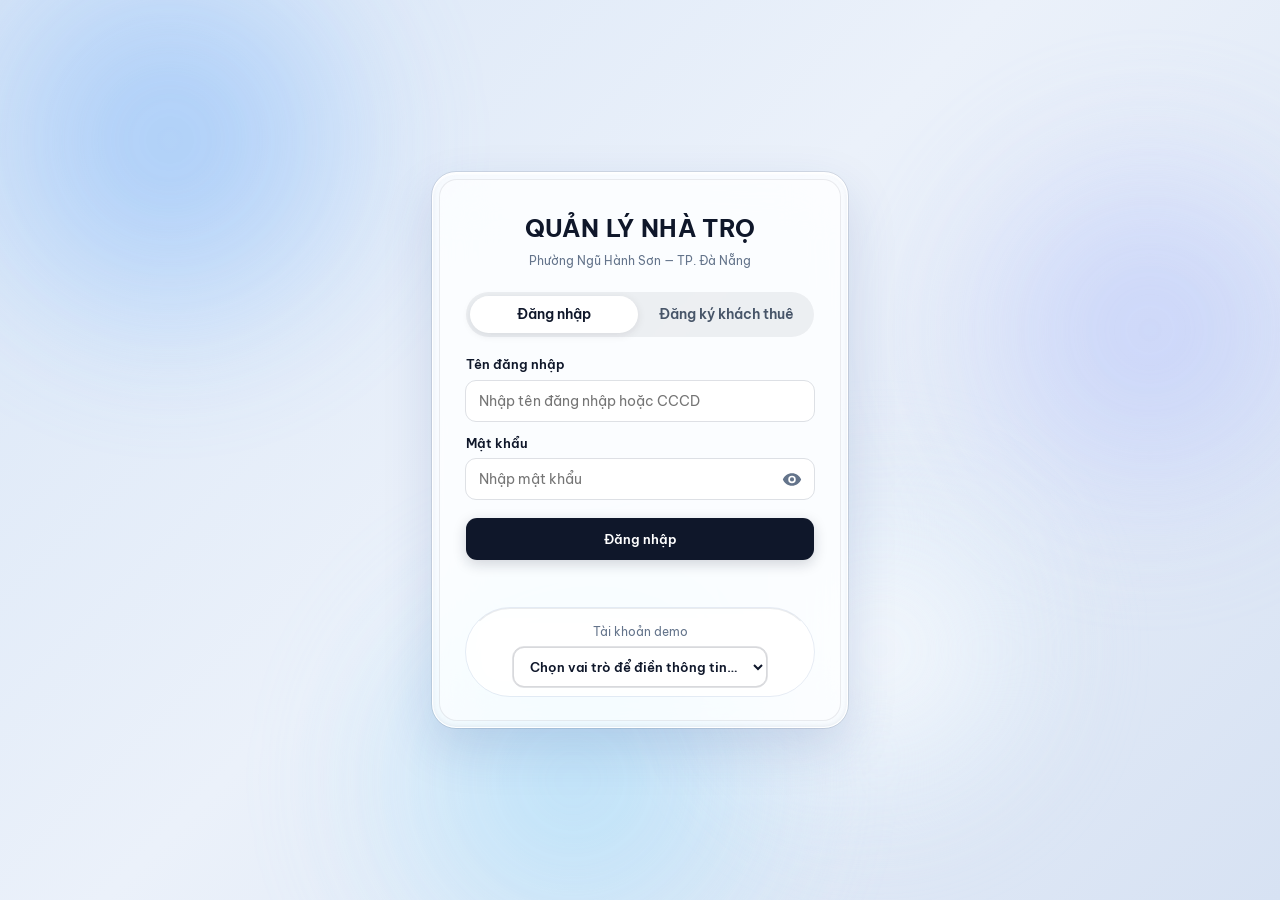
<file: QuanLyTro/Assets/wwwroot/auth/index.html>
<!DOCTYPE html>
<html lang="vi">
<head>
  <meta charset="UTF-8" />
  <meta name="viewport" content="width=device-width, initial-scale=1.0" />
  <title>Đăng nhập — Quản lý nhà trọ</title>
  <link rel="preconnect" href="https://fonts.googleapis.com" />
  <link rel="preconnect" href="https://fonts.gstatic.com" crossorigin />
  <link href="https://fonts.googleapis.com/css2?family=Be+Vietnam+Pro:wght@400;500;600;700&family=JetBrains+Mono:wght@500;600;700&display=swap" rel="stylesheet" />
  <link rel="stylesheet" href="../shared/css/tokens.css?v=2" />
  <link rel="stylesheet" href="../shared/css/base.css?v=2" />
  <link rel="stylesheet" href="auth.css?v=3" />
</head>
<body>
  <div class="glass-orbs" aria-hidden="true"><span class="orb orb-1"></span><span class="orb orb-2"></span><span class="orb orb-3"></span><span class="orb orb-4"></span></div>
  <div class="drawer-backdrop" id="drawerBackdrop"></div>
  <section id="s01" class="screen-view active">
    <div class="login-page">
      <div class="login-card-outer">
        <div class="login-card-inner">
          <h1 class="login-title">QUẢN LÝ NHÀ TRỌ</h1>
          <p class="login-subtitle">Phường Ngũ Hành Sơn — TP. Đà Nẵng</p>

          <div class="auth-tabs" role="tablist" aria-label="Chọn thao tác">
            <button type="button" class="auth-tab active" id="tabLogin" role="tab" aria-selected="true" aria-controls="panelLogin">Đăng nhập</button>
            <button type="button" class="auth-tab" id="tabRegister" role="tab" aria-selected="false" aria-controls="panelRegister">Đăng ký khách thuê</button>
          </div>

          <div id="panelLogin" class="auth-panel" role="tabpanel" aria-labelledby="tabLogin">
            <form id="loginForm" novalidate>
              <div class="field">
                <label for="loginUsername">Tên đăng nhập</label>
                <input id="loginUsername" class="input" type="text" autocomplete="username" placeholder="Nhập tên đăng nhập hoặc CCCD" required />
              </div>
              <div class="field">
                <label for="loginPassword">Mật khẩu</label>
                <div class="input-wrap">
                  <input id="loginPassword" class="input" type="password" autocomplete="current-password" placeholder="Nhập mật khẩu" required />
                  <button type="button" class="input-eye" id="togglePwdBtn" aria-label="Hiện hoặc ẩn mật khẩu">
                    <svg class="ms-icon" viewBox="0 0 24 24" width="20" height="20" fill="currentColor" aria-hidden="true"><path d="M12 5C7 5 2.7 8.1 1 12.5 2.7 16.9 7 20 12 20s9.3-3.1 11-7.5C21.3 8.1 17 5 12 5zm0 12a4.5 4.5 0 1 1 0-9 4.5 4.5 0 0 1 0 9zm0-7a2.5 2.5 0 1 0 0 5 2.5 2.5 0 0 0 0-5z"/></svg>
                  </button>
                </div>
              </div>
              <button type="submit" class="btn btn-primary auth-submit" id="btnLogin">Đăng nhập</button>
              <div id="loginError" class="login-error" role="alert" aria-live="polite"></div>
            </form>

            <div class="login-roles-hint" aria-label="Tài khoản demo">
              <label class="hint-label" for="demoAccountSelect">Tài khoản demo</label>
              <select class="input demo-account-select" id="demoAccountSelect">
                <option value="">Chọn vai trò để điền thông tin…</option>
                <option value="chutro">♛ Chủ trọ</option>
                <option value="quanly">♙ Quản lý</option>
                <option value="letan">▤ Lễ tân</option>
                <option value="nhanvien">⚒ Nhân viên</option>
                <option value="congan">⛨ Công an</option>
                <option value="100000000001">♙ Khách thuê</option>
              </select>
            </div>
          </div>

          <div id="panelRegister" class="auth-panel" role="tabpanel" aria-labelledby="tabRegister" hidden>
            <form id="formRegister" novalidate>
              <div class="field"><label for="regHoTen">Họ tên</label><input id="regHoTen" class="input" placeholder="Nguyễn Văn A" required /></div>
              <div class="field-row">
                <div class="field"><label for="regNgaySinh">Ngày sinh</label><input id="regNgaySinh" class="input" type="date" required /></div>
                <div class="field"><label for="regSdt">Số điện thoại</label><input id="regSdt" class="input mono" placeholder="09xxxxxxxx" required /></div>
              </div>
              <div class="field"><label for="regCccd">Số CCCD (12 số, dùng làm tên đăng nhập)</label><input id="regCccd" class="input mono" maxlength="12" inputmode="numeric" placeholder="12 chữ số" required /></div>
              <div class="field"><label for="regQueQuan">Quê quán</label><input id="regQueQuan" class="input" placeholder="Xã/Phường, Quận/Huyện, Tỉnh" required /></div>
              <div class="field"><label for="regNoiLamViec">Nơi làm việc (không bắt buộc)</label><input id="regNoiLamViec" class="input" /></div>
              <div class="field"><label for="regMatKhau">Mật khẩu</label><input id="regMatKhau" class="input" type="password" autocomplete="new-password" placeholder="Từ 6 ký tự trở lên" required /></div>
              <button type="submit" class="btn btn-primary auth-submit" id="btnRegister">Tạo tài khoản</button>
              <div id="registerError" class="login-error" role="alert" aria-live="polite"></div>
            </form>
          </div>
        </div>
      </div>
    </div>
  </section>
  <div class="modal-backdrop" id="appModal" role="dialog" aria-modal="true" aria-labelledby="modalTitle">
    <div class="modal-box">
      <div class="card-header" style="margin-bottom:12px;"><h2 class="card-title" id="modalTitle">Thông báo</h2><button type="button" class="icon-btn" id="closeModalBtn" aria-label="Đóng">✕</button></div>
      <div id="modalBody"></div>
    </div>
  </div>
  <div class="toast-stack" id="toastStack" aria-live="polite"></div>
  <script src="../shared/js/bridge.js?v=2"></script>
  <script src="../shared/js/ui.js?v=2"></script>
  <script src="../shared/js/chrome.js?v=2"></script>
  <script src="auth.js?v=3"></script>
</body>
</html>
</file>
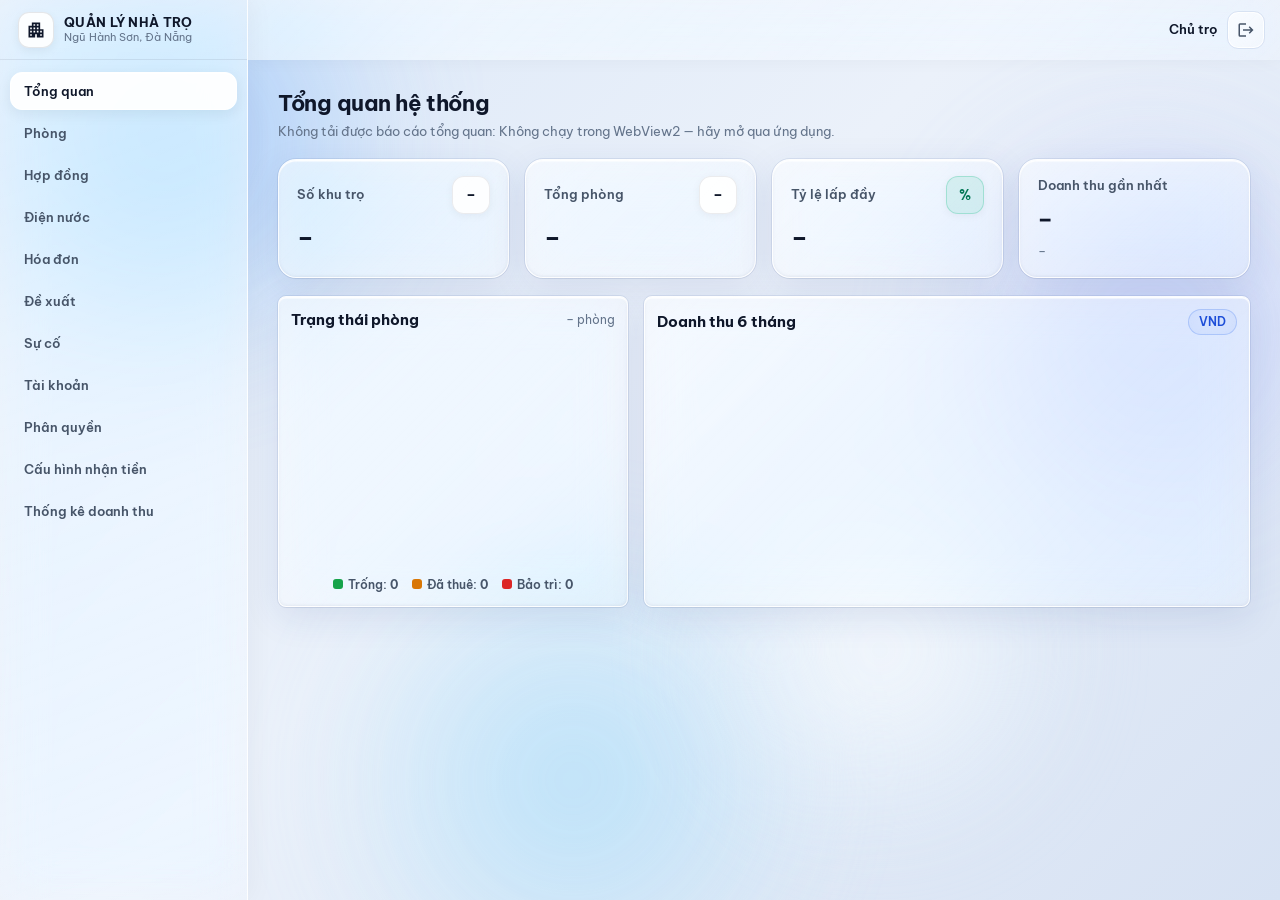
<file: QuanLyTro/Assets/wwwroot/chutro/index.html>
<!DOCTYPE html>
<html lang="vi">
<head>
  <meta charset="UTF-8" />
  <meta name="viewport" content="width=device-width, initial-scale=1.0" />
  <title>Shell Chủ trọ — Quản lý nhà trọ</title>
  <link rel="preconnect" href="https://fonts.googleapis.com" />
  <link rel="preconnect" href="https://fonts.gstatic.com" crossorigin />
  <link href="https://fonts.googleapis.com/css2?family=Be+Vietnam+Pro:wght@400;500;600;700&family=JetBrains+Mono:wght@500;600;700&display=swap" rel="stylesheet" />
  <link rel="stylesheet" href="../shared/css/tokens.css?v=2" />
  <link rel="stylesheet" href="../shared/css/base.css?v=2" />
  <link rel="stylesheet" href="chutro.css?v=2" />
</head>
<body>
  <div class="glass-orbs" aria-hidden="true"><span class="orb orb-1"></span><span class="orb orb-2"></span><span class="orb orb-3"></span><span class="orb orb-4"></span></div>
  <div class="drawer-backdrop" id="drawerBackdrop"></div>
  <section id="s02" class="screen-view active">
<div class="app-shell">
          <aside class="sidebar" id="sidebarS02" aria-label="Menu Chủ trọ">
            <div class="sidebar-brand">
              <div class="brand-left">
                <div class="brand-mark"><svg class="ms-icon" viewBox="0 0 24 24" width="20" height="20" fill="currentColor" aria-hidden="true"><path d="M17 11V3H7v4H3v14h8v-4h2v4h8V11h-4zM7 19H5v-2h2v2zm0-4H5v-2h2v2zm0-4H5V9h2v2zm4 4H9v-2h2v2zm0-4H9V9h2v2zm0-4H9V5h2v2zm4 8h-2v-2h2v2zm0-4h-2V9h2v2zm0-4h-2V5h2v2zm4 12h-2v-2h2v2zm0-4h-2v-2h2v2z"/></svg></div>
                <div>
                  <div class="brand-text-title">QUẢN LÝ NHÀ TRỌ</div>
                  <div class="brand-text-sub">Ngũ Hành Sơn, Đà Nẵng</div>
                </div>
              </div>
              <button type="button" class="sidebar-close-btn" data-close-drawer="true" aria-label="Đóng menu">✕</button>
            </div>
            <ul class="sidebar-nav">
              <li><button type="button" class="nav-btn active" data-goto="s02"><span>Tổng quan</span></button></li>
              <li><button type="button" class="nav-btn" data-tab="phong"><span>Phòng</span></button></li>
              <li><button type="button" class="nav-btn" data-tab="hop_dong"><span>Hợp đồng</span></button></li>
              <li><button type="button" class="nav-btn" data-tab="utils"><span>Điện nước</span></button></li>
              <li><button type="button" class="nav-btn" data-tab="hoa_don"><span>Hóa đơn</span></button></li>
              <li><button type="button" class="nav-btn" data-tab="de_xuat"><span>Đề xuất</span></button></li>
              <li><button type="button" class="nav-btn" data-tab="su_co"><span>Sự cố</span></button></li>
              <li><button type="button" class="nav-btn" data-tab="tai_khoan"><span>Tài khoản</span></button></li>
              <li><button type="button" class="nav-btn" data-tab="perms"><span>Phân quyền</span></button></li>
              <li><button type="button" class="nav-btn" data-tab="cai_dat"><span>Cấu hình nhận tiền</span></button></li>
              <li><button type="button" class="nav-btn" data-tab="reports"><span>Thống kê doanh thu</span></button></li>
            </ul>
          </aside>

          <div class="shell-main">
            <header class="userbar">
              <div class="userbar-left">
                <button type="button" class="menu-toggle-btn" data-open-drawer="sidebarS02" aria-label="Mở menu">
                  <svg class="ms-icon" viewBox="0 0 24 24" width="20" height="20" fill="currentColor" aria-hidden="true"><path d="M3 6h18v2H3V6zm0 5h18v2H3v-2zm0 5h18v2H3v-2z"/></svg>
                </button>
              </div>
              <div class="userbar-right">
                <span class="user-name" id="uname">Chủ trọ</span>
                <button type="button" class="icon-btn danger" data-goto="s01" title="Đăng xuất" aria-label="Đăng xuất">
                  <svg class="ms-icon" viewBox="0 0 24 24" width="18" height="18" fill="currentColor" aria-hidden="true"><path d="M17 7l-1.4 1.4L18.2 11H8v2h10.2l-2.6 2.6L17 17l5-5-5-5zM4 5h8V3H4a2 2 0 0 0-2 2v14a2 2 0 0 0 2 2h8v-2H4V5z"/></svg>
                </button>
              </div>
            </header>

            <div class="legacy-panes" style="padding:16px;"><div style="display:none">
  <h1 id="modtitle"></h1>
  <span id="statusRole"></span>
  <span id="user-vai_tro-badge"></span>
  <button id="tabbtn-perms"></button>
  <button id="tabbtn-cai_dat"></button>
</div>

<div id="tab-dash">
            <div class="content">
              <div class="page-header">
                <div>
                  <h1 class="page-title">Tổng quan hệ thống</h1>
                  <p class="page-subtitle" id="ctDashboardSubtitle">Đang tải dữ liệu tổng quan hệ thống...</p>
                </div>
              </div>

              <div class="kpi-grid">
                <div class="kpi-card">
                  <div class="kpi-top"><span class="kpi-label">Số khu trọ</span><div class="kpi-icon-badge" id="ctKpiKhuBadge">–</div></div>
                  <div class="kpi-value tabular" id="ctKpiKhu">–</div>
                </div>
                <div class="kpi-card">
                  <div class="kpi-top"><span class="kpi-label">Tổng phòng</span><div class="kpi-icon-badge" id="ctKpiPhongBadge">–</div></div>
                  <div class="kpi-value tabular" id="ctKpiPhong">–</div>
                </div>
                <div class="kpi-card">
                  <div class="kpi-top"><span class="kpi-label">Tỷ lệ lấp đầy</span><div class="kpi-icon-badge green">%</div></div>
                  <div class="kpi-value tabular" id="ctKpiLapDay">–</div>
                </div>
                <div class="kpi-card">
                  <div class="kpi-top"><span class="kpi-label">Doanh thu gần nhất</span></div>
                  <div class="kpi-value mono" id="ctKpiDoanhThu">–</div>
                  <div class="kpi-sub tabular" id="ctKpiHoaDonChuaThu">–</div>
                </div>
              </div>

              <div class="charts-row">
                <div class="card">
                  <div class="card-header"><h2 class="card-title">Trạng thái phòng</h2><span class="tabular" id="ctDonutTotal" style="font-size:12px; color:var(--text-muted);">– phòng</span></div>
                  <div class="chart-box" id="roomDonutChart" style="display:flex;align-items:center;justify-content:center;min-height:180px;"></div>
                  <div class="donut-legend tabular">
                    <span><span class="legend-dot" style="background:#16A34A;"></span>Trống: <b id="ctLegendTrong">0</b></span>
                    <span><span class="legend-dot" style="background:#D97706;"></span>Đã thuê: <b id="ctLegendDaThue">0</b></span>
                    <span><span class="legend-dot" style="background:#DC2626;"></span>Bảo trì: <b id="ctLegendBaoTri">0</b></span>
                  </div>
                </div>
                <div class="card" id="revenueChartCard">
                  <div class="card-header"><h2 class="card-title">Doanh thu 6 tháng</h2><span class="pill pill-gold pill-nodot">VND</span></div>
                  <div class="chart-box" id="revenueLineChart" style="display:flex;align-items:center;justify-content:center;min-height:180px;"></div>
                </div>
              </div>
</div>
</div>

      <!-- PROPOSALS -->
<div id="tab-de_xuat" hidden>
            <div class="content">
              <div class="page-header">
                <div>
                  <h1 class="page-title">Đề xuất chờ duyệt</h1>
                  <p class="page-subtitle">Danh sách đề xuất từ quản lý các khu trọ</p>
                </div>
              </div>
              <div class="card" id="landlordProposalsCard">
                <div class="card-header">
                  <h2 class="card-title">Đề xuất chờ duyệt</h2>
                  <span class="pill pill-amber tabular" id="pendingProposalBadge">0 chờ duyệt</span>
                </div>
                <div class="table-wrap">
                  <table class="data-table">
                    <thead><tr><th>Loại đề xuất</th><th>Người gửi</th><th>Khu</th><th>Thời gian</th><th>Trạng thái</th><th class="text-right">Thao tác</th></tr></thead>
                    <tbody id="landlordProposalsBody">
                      <tr><td colspan="6" style="color:var(--text-muted);">Đang tải danh sách đề xuất...</td></tr>
                    </tbody>
                  </table>
                </div>
              </div>
            </div>
</div>

      <!-- ROOMS -->
<div id="tab-phong" hidden>
        <div class="toolbar">
          <input class="inp" id="room-search" placeholder="Tìm phòng…" style="width:170px" oninput="renderRooms(_roomsCache)">
          <select class="inp" id="room-trang_thai" onchange="renderRooms(_roomsCache)"><option value="">Tất cả trạng thái</option><option value="Trong">Trống</option><option value="DaThue">Đang thuê</option><option value="BaoTri">Bảo trì</option></select>
          <span class="spacer"></span>
          <button class="btn btn-outline btn-sm" onclick="addRoom()"><i class="fas fa-plus"></i> Thêm (F1)</button>
          <button class="btn btn-outline btn-sm" id="btn-edit-room" onclick="editSelectedRoom()" disabled title="Chọn một phòng trong bảng để sửa"><i class="fas fa-edit"></i> Sửa (F2)</button>
          <button class="btn btn-danger btn-sm" id="btn-del-room" onclick="deleteSelectedRoom()" disabled title="Chọn một phòng trong bảng để xóa (chỉ phòng trống)"><i class="fas fa-trash"></i> Xóa</button>
        </div>
        <div class="tblwrap">
        <table class="tbl">
          <thead>
            <tr><th>Số phòng</th><th class="num">Giá/tháng</th><th class="num">Sức chứa</th><th class="num">Đang ở</th><th>Trạng thái</th><th>Mô tả</th><th></th></tr>
          </thead>
          <tbody id="phong-body">
            <tr><td><b>P101</b></td><td class="num">2.500.000</td><td class="num">2</td><td class="num due-red">2/2</td><td><span class="tag rent">Đang thuê</span></td><td>Tầng 1</td><td><button class="btn btn-outline btn-sm" onclick="editRoom(1)"><i class="fas fa-edit"></i></button> <button class="btn btn-danger btn-sm" disabled title="Chỉ xóa được phòng trống (BR-12)"><i class="fas fa-trash"></i></button></td></tr>
            <tr><td><b>P102</b></td><td class="num">2.000.000</td><td class="num">2</td><td class="num">1/2</td><td><span class="tag rent">Đang thuê</span></td><td></td><td><button class="btn btn-outline btn-sm" onclick="editRoom(2)"><i class="fas fa-edit"></i></button> <button class="btn btn-danger btn-sm" disabled><i class="fas fa-trash"></i></button></td></tr>
            <tr><td><b>P103</b></td><td class="num">1.800.000</td><td class="num">4</td><td class="num">0/4</td><td><span class="tag avail">Phòng trống</span></td><td>Tầng trệt</td><td><button class="btn btn-outline btn-sm" onclick="editRoom(3)"><i class="fas fa-edit"></i></button> <button class="btn btn-danger btn-sm" onclick="deleteRoom(3)"><i class="fas fa-trash"></i></button></td></tr>
            <tr><td><b>P104</b></td><td class="num">1.800.000</td><td class="num">4</td><td class="num">3/4</td><td><span class="tag rent">Đang thuê</span></td><td></td><td><button class="btn btn-outline btn-sm" onclick="editRoom(4)"><i class="fas fa-edit"></i></button> <button class="btn btn-danger btn-sm" disabled><i class="fas fa-trash"></i></button></td></tr>
            <tr><td><b>P201</b></td><td class="num">3.600.000</td><td class="num">2</td><td class="num">0/2</td><td><span class="tag warn">Bảo trì</span></td><td>Thay máy lạnh</td><td><button class="btn btn-outline btn-sm" onclick="editRoom(5)"><i class="fas fa-edit"></i></button> <button class="btn btn-danger btn-sm" onclick="deleteRoom(5)"><i class="fas fa-trash"></i></button></td></tr>
          </tbody>
        </table>
        <div class="tblfoot"><span>Tổng: 5 bản ghi <span class="sep">|</span> <span class="sel-txt">Chọn: P101</span></span><span>Đã đồng bộ với Server</span></div>
        </div>
      </div>

      <!-- TENANTS -->
<div id="tab-khach_thue" hidden>
        <div class="toolbar">
          <label style="color:var(--muted);font-size:11.5px">Phòng</label>
          <select class="inp" id="tenant-room" style="width:170px" onchange="loadTenants()"></select>
          <input class="inp" id="tenant-search" placeholder="Tìm tên / CCCD / SĐT…" style="width:220px" oninput="timKiemNguoiThue(this.value)">
          <button class="btn btn-primary btn-sm" onclick="addTenant()"><i class="fas fa-user-plus"></i> Thêm</button>
          <span class="spacer"></span>
          <span style="font-size:10.5px;color:var(--dim)"><i class="fas fa-key" style="color:var(--terracotta)"></i> Mật khẩu mặc định = 6 số cuối CCCD</span>
        </div>
        <div class="tblwrap">
        <table class="tbl">
          <thead><tr><th>Phòng</th><th>Trạng thái</th><th>Họ tên</th><th>CCCD</th><th>Ngày sinh</th><th>SĐT</th><th>Quê quán</th><th>Tài khoản</th><th>Tạm trú</th><th></th></tr></thead>
          <tbody id="khach_thue-body">
            <tr>
              <td><span class="tag rent">P101</span></td><td><span class="tag done"><i class="fas fa-check-circle"></i> Đang thuê</span></td><td><b>Trần Văn B</b></td><td class="mono">0482 0301 2XXX</td><td class="mono">15/03/2004</td><td class="mono">0905 122 334</td><td>Quảng Nam</td>
              <td><span class="tag done"><i class="fas fa-user-check"></i> Hoạt động</span></td>
              <td><span class="tag done">Đã nộp</span></td>
              <td><button class="btn btn-outline btn-sm" onclick="resetTenantPassword(1)"><i class="fas fa-key"></i></button></td>
            </tr>
            <tr>
              <td><span class="tag rent">P102</span></td><td><span class="tag done"><i class="fas fa-check-circle"></i> Đang thuê</span></td><td><b>Ngô Thị E</b></td><td class="mono">0482 0988 7XXX</td><td class="mono">02/11/2003</td><td class="mono">0356 887 010</td><td>Quảng Ngãi</td>
              <td><span class="tag done"><i class="fas fa-user-check"></i> Hoạt động</span></td>
              <td><span class="tag warn">Chưa nộp</span></td>
              <td><button class="btn btn-outline btn-sm" onclick="resetTenantPassword(2)"><i class="fas fa-key"></i></button></td>
            </tr>
          </tbody>
        </table>
        <div class="tblfoot"><span>Tổng: 0 bản ghi</span><span>Đã đồng bộ với Server</span></div>
        </div>
        <div class="rowbn">
          <button class="btn btn-outline btn-sm" onclick="editTenant(selectedTenantId())"><i class="fas fa-edit"></i> Sửa</button>
          <button class="btn btn-outline btn-sm" onclick="moveTenant(selectedTenantId())"><i class="fas fa-arrows-alt-h"></i> Chuyển phòng</button>
          <button class="btn btn-outline btn-sm" onclick="checkoutTenant(selectedTenantId())"><i class="fas fa-sign-out-alt"></i> Trả phòng</button>
          <button class="btn btn-danger btn-sm" onclick="deleteTenant(selectedTenantId())"><i class="fas fa-user-slash"></i> Xóa hồ sơ</button>
        </div>
      </div>

      <!-- CONTRACTS -->
<div id="tab-hop_dong" hidden>
        <div class="toolbar">
          <input class="inp" placeholder="Tìm CCCD, SĐT, tên khách hoặc số phòng…" style="width:280px">
          <select class="inp" style="width:190px">
            <option>Tất cả hợp đồng (18)</option><option>Đang hiệu lực (14)</option><option>Sắp hết hạn ≤ 30 ngày (3)</option><option>Đã thanh lý (1)</option>
          </select>
          <span class="spacer"></span>
          <button class="btn btn-primary btn-sm" onclick="createContract()"><i class="fas fa-file"></i> Lập hợp đồng</button>
        </div>
        <div class="kpis" style="grid-template-columns:repeat(3,1fr)">
          <div class="kpi green"><div class="lbl"><i class="fas fa-verified"></i> Hiệu lực</div><div class="val">14 <span style="font-size:11px;font-weight:400;color:var(--muted)">/ 18 HĐ</span></div></div>
          <div class="kpi warn"><div class="lbl"><i class="fas fa-hourglass-half"></i> Sắp hết</div><div class="val">03 <span style="font-size:11px;font-weight:400;color:var(--muted)">≤ 30 ngày</span></div></div>
          <div class="kpi"><div class="lbl"><i class="fas fa-piggy-bank"></i> Tổng cọc</div><div class="val">48.500.000 <span style="font-size:11px;font-weight:400;color:var(--muted)">đ</span></div></div>
        </div>
        <div class="tblwrap">
        <table class="tbl">
          <thead><tr><th>Phòng</th><th>Đại diện</th><th>Bắt đầu</th><th>Kết thúc</th><th class="num">Còn</th><th class="num">Giá thuê</th><th class="num">Cọc</th><th>Trạng thái</th></tr></thead>
          <tbody id="hop_dong-body">
            <tr>
              <td><b>P101</b></td><td>Trần Văn B</td><td class="mono">01/09/2025</td><td class="mono">22/09/2026</td><td class="num due-red">12 ngày</td><td class="num">2.500.000</td><td class="num">5.000.000</td>
              <td><span class="tag warn">Sắp hết hạn</span></td>
            </tr>
            <tr>
              <td><b>P102</b></td><td>Trần Văn B</td><td class="mono">01/10/2025</td><td class="mono">01/10/2027</td><td class="num">1 năm 20 ngày</td><td class="num">2.000.000</td><td class="num">4.000.000</td>
              <td><span class="tag rent">Đang hiệu lực</span></td>
            </tr>
            <tr>
              <td><b>P103</b></td><td>—</td><td class="mono">01/06/2024</td><td class="mono">31/05/2025</td><td class="num">—</td><td class="num">1.800.000</td><td class="num">0</td>
              <td><span class="tag bad">Đã thanh lý</span></td>
            </tr>
          </tbody>
        </table>
        <div class="tblfoot"><span>Tổng: 3 bản ghi <span class="sep">|</span> <span class="sel-txt">Chọn: P101</span></span><span>Đã đồng bộ với Server</span></div>
        </div>
        <div class="rowbn">
          <button class="btn btn-outline btn-sm" onclick="renewContract(selectedContractId())"><i class="fas fa-calendar-plus"></i> Gia hạn…</button>
          <button class="btn btn-outline btn-sm" onclick="terminateContract(selectedContractId())"><i class="fas fa-ban"></i> Chấm dứt…</button>
          <button class="btn btn-outline btn-sm" onclick="showContractQr(selectedContractId())"><i class="fas fa-qrcode"></i> Xem QR / PIN…</button>
          <button class="btn btn-outline btn-sm" onclick="moPhuLuc()"><i class="fas fa-users"></i> Người ở chung…</button>
          <button class="btn btn-outline btn-sm" onclick="inPhuLuc()"><i class="fas fa-print"></i> In phụ lục</button>
        </div>
        <div id="phu_luc" hidden style="margin-top:12px">
          <div class="toolbar">
            <b style="font-size:13px"><i class="fas fa-users"></i> Người ở chung</b>
            <span class="spacer"></span>
            <button class="btn btn-primary btn-sm" onclick="themNguoiOChung()"><i class="fas fa-user-plus"></i> Thêm</button>
            <button class="btn btn-danger btn-sm" onclick="xoaNguoiOChung()"><i class="fas fa-user-minus"></i> Xóa</button>
          </div>
          <div class="tblwrap">
          <table class="tbl">
            <thead><tr><th>Họ tên</th><th>CCCD</th><th>Ngày sinh</th><th>Quê quán</th><th>Nơi làm việc</th><th>SĐT</th></tr></thead>
            <tbody id="phu_luc-body"></tbody>
          </table>
          <div class="tblfoot"><span id="phu_luc-foot">Chưa chọn hợp đồng</span><span>Số người ở chung: <b id="phu_luc-count">0</b></span></div>
          </div>
        </div>
      </div>

      <!-- UTILITIES -->
<div id="tab-utils" hidden>
        <div class="toolbar">
          <label style="color:var(--muted);font-size:11.5px">Phòng</label>
          <select class="inp" id="util-room" style="width:120px" onchange="loadUtils()"></select>
          <label style="color:var(--muted);font-size:11.5px">Tháng</label>
          <select class="inp" id="util-month" style="width:112px" onchange="loadUtils()"><option>09/2026</option><option>08/2026</option></select>
          <span class="spacer"></span>
          <span class="tag rent">Sẵn sàng chốt</span>
        </div>
        <div class="calc">
          <div class="row">
            <i class="fas fa-bolt" style="color:var(--amber)"></i> <span style="color:var(--muted)">Điện</span>
            <span style="color:var(--dim);font-size:11px">cũ</span> <input class="inp mono" id="util-elec-old" value="350" placeholder="0" oninput="recalcUtils()">
            <span style="color:var(--dim);font-size:11px">mới</span> <input class="inp mono" id="util-elec-new" value="425" oninput="recalcUtils()">
            <span style="color:var(--dim);font-size:11px">= chữ</span> <span class="mono" id="util-elec-kwh" style="color:var(--amber);font-weight:600;min-width:44px">75 kWh</span>
            <span style="color:var(--dim);font-size:11px">× giá</span> <input class="inp mono" id="util-elec-rate" value="3500" oninput="recalcUtils()">
            <span class="tot">262.500 đ</span>
          </div>
          <div class="row">
            <i class="fas fa-tint" style="color:var(--dim)"></i> <span style="color:var(--muted)">Nước</span>
            <select class="inp" id="util-water-mode" style="width:125px;height:28px;font-size:12px;padding:2px 6px" onchange="onWaterModeChange()">
              <option value="Khoi">Theo khối (m³)</option>
              <option value="Nguoi">Theo người</option>
            </select>
            <span id="util-water-block-khoi" style="display:inline-flex;align-items:center;gap:9px">
              <span style="color:var(--dim);font-size:11px">cũ</span> <input class="inp mono" id="util-water-old" value="12" placeholder="0" oninput="recalcUtils()">
              <span style="color:var(--dim);font-size:11px">mới</span> <input class="inp mono" id="util-water-new" value="15" oninput="recalcUtils()">
              <span style="color:var(--dim);font-size:11px">= khối</span> <span class="mono" id="util-water-m3" style="color:var(--tint);font-weight:600;min-width:36px">3 m³</span>
            </span>
            <span id="util-water-block-nguoi" style="display:none;align-items:center;gap:9px">
              <span style="color:var(--dim);font-size:11px">số người</span> <input class="inp mono" id="util-water-people" value="1" type="number" min="1" style="width:60px" oninput="recalcUtils()">
            </span>
            <span style="color:var(--dim);font-size:11px" id="util-water-rate-lbl">× giá</span> <input class="inp mono" id="util-water-rate" value="10000" oninput="recalcUtils()">
            <span class="tot">30.000 đ</span>
          </div>
        </div>
        <div class="rowbn">
          <button class="btn btn-primary btn-sm" onclick="saveUtility()"><i class="fas fa-save"></i> Lưu chỉ số</button>
        </div>
      </div>

      <!-- INVOICES -->
<div id="tab-hoa_don" hidden>
        <div class="toolbar">
          <span style="color:var(--muted);font-weight:500;font-size:11.5px">Tháng</span>
          <select class="inp" id="inv-month" style="width:112px" onchange="loadInvoices()"><option>09/2026</option><option>08/2026</option></select>
          <span style="color:var(--muted);font-weight:500;font-size:11.5px">Phòng</span>
          <select class="inp" id="inv-room" style="width:112px" onchange="loadInvoices()"><option value="">Tất cả</option></select>
          <span class="spacer"></span>
          <button class="btn btn-primary btn-sm" onclick="createInvoice()"><i class="fas fa-file-invoice"></i> Lập hóa đơn tháng</button>
        </div>
        <div class="tblwrap">
        <table class="tbl">
          <thead><tr><th>Phòng</th><th class="num">Tiền phòng</th><th class="num">Điện</th><th class="num">Nước</th><th class="num">Khác</th><th class="num">Tổng</th><th>Trạng thái</th><th></th></tr></thead>
          <tbody id="hoa_don-body">
            <tr>
              <td><b>P101</b></td><td class="num">2.500.000</td><td class="num">262.500</td><td class="num">30.000</td><td class="num">50.000</td><td class="num amount">2.842.500</td>
              <td><span class="tag unpaid">Chưa thu</span></td>
              <td><button class="btn btn-primary btn-sm" onclick="payInvoice(1)"><i class="fas fa-hand-holding-usd"></i> Thu</button></td>
            </tr>
            <tr>
              <td><b>P102</b></td><td class="num">2.000.000</td><td class="num">175.000</td><td class="num">20.000</td><td class="num">50.000</td><td class="num amount">2.245.000</td>
              <td><span class="tag paid">Đã thu</span></td>
              <td><button class="btn btn-outline btn-sm" disabled><i class="fas fa-hand-holding-usd"></i> Thu</button></td>
            </tr>
          </tbody>
        </table>
        <div class="tblfoot"><span>Tổng: 0 bản ghi</span><span>Đã đồng bộ với Server</span></div>
        </div>
      </div>

      <!-- REPORTS -->
<div id="tab-reports" hidden>
        <div class="toolbar">
          <label style="color:var(--muted);font-size:11.5px">Kỳ</label>
          <select class="inp" id="rep-month" style="width:112px" onchange="loadReports()"><option>09/2026</option><option>08/2026</option></select>
          <button class="btn btn-outline btn-sm" onclick="loadReports()"><i class="fas fa-eye"></i> Xem</button>
          <span class="spacer"></span>
          <button class="btn btn-outline btn-sm" onclick="exportResidenceCsv()"><i class="fas fa-file-csv"></i> Xuất CSV tạm trú</button>
        </div>
        <div class="kpis" style="grid-template-columns:repeat(3,1fr)">
          <div class="kpi green"><div class="lbl"><i class="fas fa-check-circle"></i> Đã thu 09/2026</div><div class="val">15.400.000 <span style="font-size:11px;font-weight:400;color:var(--muted)">đ</span></div></div>
          <div class="kpi warn"><div class="lbl"><i class="fas fa-exclamation-circle"></i> Còn nợ</div><div class="val">4.800.000 <span style="font-size:11px;font-weight:400;color:var(--muted)">đ</span></div></div>
          <div class="kpi"><div class="lbl"><i class="fas fa-percent"></i> Lấp đầy</div><div class="val">75%</div><div class="meter"><i style="width:75%"></i></div></div>
        </div>
        <div class="card barchart">
          <div class="hdr"><i class="fas fa-chart-bar"></i> Đã thu theo tháng</div>
          <div class="chartbar">
            <div class="b" style="height:58%"><i>12,4Tr</i><b>05</b></div>
            <div class="b" style="height:66%"><i>14,1Tr</i><b>06</b></div>
            <div class="b" style="height:72%"><i>15,3Tr</i><b>07</b></div>
            <div class="b" style="height:88%"><i>18,9Tr</i><b>08</b></div>
            <div class="b on" style="height:72%"><i>15,4Tr</i><b>09</b></div>
          </div>
        </div>
        <div class="tblwrap">
        <table class="tbl">
          <thead><tr><th>Tháng</th><th class="num">Đã thu</th><th class="num">Còn nợ</th><th class="num">Tổng phải thu</th></tr></thead>
          <tbody>
            <tr><td class="mono">09/2026</td><td class="num">15.400.000</td><td class="num due-red">4.800.000</td><td class="num">20.200.000</td></tr>
            <tr><td class="mono">08/2026</td><td class="num">18.900.000</td><td class="num">0</td><td class="num">18.900.000</td></tr>
            <tr style="font-weight:700"><td>Tổng</td><td class="num">34.300.000</td><td class="num due-red">4.800.000</td><td class="num">39.100.000</td></tr>
          </tbody>
        </table>
        </div>
      </div>

      <!-- INCIDENTS -->
<div id="tab-su_co" hidden>
  <div class="toolbar">
    <select class="inp" id="incident-khu" aria-label="Lọc theo khu"><option value="">Tất cả khu</option></select>
    <select class="inp" id="incident-trangthai" aria-label="Lọc theo trạng thái">
      <option value="">Tất cả trạng thái</option><option value="Moi">Mới</option><option value="DangXuLy">Đang xử lý</option><option value="DaXuLy">Đã xử lý</option>
    </select>
    <span class="spacer"></span><button class="btn btn-outline btn-sm" onclick="loadIncidents()">Tải lại</button>
  </div>
  <div class="tblwrap"><table class="tbl">
    <thead><tr><th>Phòng</th><th>Mức độ</th><th>Mô tả</th><th>Người báo</th><th>Thời gian</th><th>Trạng thái / kết quả</th><th>Thao tác</th></tr></thead>
    <tbody id="incident-body"><tr><td colspan="7">Đang tải sự cố…</td></tr></tbody>
  </table></div>
</div>

      <!-- ACCOUNT ADMIN -->
<div id="tab-tai_khoan" hidden>
  <div class="toolbar">
    <input class="inp" id="account-search" placeholder="Tìm tài khoản…" aria-label="Tìm tài khoản">
    <span class="spacer"></span><button class="btn btn-outline btn-sm" onclick="loadAccounts()">Tải lại</button>
  </div>
  <div class="tblwrap"><table class="tbl">
    <thead><tr><th>Tên đăng nhập</th><th>Họ tên</th><th>Vai trò</th><th>Khu trọ</th><th>Trạng thái</th><th>Thao tác</th></tr></thead>
    <tbody id="account-body"><tr><td colspan="6">Đang tải tài khoản…</td></tr></tbody>
  </table></div>
</div>

      <!-- PERMS (RBAC) -->
<div id="tab-perms" hidden>
        <div class="perms-bar">
          <div class="perms-vai_tro" id="permsRoles"></div>
          <div class="perms-hanh_dong">
            <button class="btn" onclick="resetPermsDraft()"><i class="fas fa-rotate-left"></i> Hoàn tác</button>
            <button class="btn btn-primary" onclick="saveRolePermissions()"><i class="fas fa-floppy-disk"></i> Lưu phân quyền</button>
          </div>
        </div>
        <p class="perms-hint" id="permsHint">
          <i class="fas fa-circle-info"></i> Chủ trọ luôn có toàn quyền và không thể bị thu hồi. Thay đổi áp dụng ngay cho mọi phiên đang mở của vai trò đó.
        </p>
        <div id="permsGroups"></div>
      </div>

      <!-- CÀI ĐẶT: tài khoản nhận tiền + QR SePay -->
<div id="tab-cai_dat" hidden>
        <p class="perms-hint">
          <i class="fas fa-circle-info"></i> Thông tin này dùng để sinh mã QR chuyển khoản cho người thuê (SePay). Số tài khoản và ngân hàng phải khớp với tài khoản thật đã đăng ký nhận tiền.
        </p>
        <div class="duo">
          <div class="card">
            <div class="hdr"><i class="fas fa-building-columns"></i> Tài khoản nhận tiền</div>
            <div class="calc cfg-form">
              <div class="row">
                <span>Ngân hàng</span>
                <select class="inp" id="cfg-ngan_hang"></select>
              </div>
              <div class="row">
                <span>Số tài khoản</span>
                <input class="inp" id="cfg-so_tai_khoan" maxlength="19" placeholder="Ví dụ: 0387368890" autocomplete="off">
              </div>
              <div class="row">
                <span>Chủ tài khoản</span>
                <input class="inp" id="cfg-chu_tai_khoan" maxlength="80" placeholder="NGUYEN VAN A" autocomplete="off">
              </div>
              <div class="row">
                <span>Mẫu QR</span>
                <select class="inp" id="cfg-template_qr">
                  <option value="compact">Compact — có logo ngân hàng</option>
                  <option value="qronly">Chỉ mã QR</option>
                  <option value="standee">Standee — bảng để bàn</option>
                  <option value="">Mặc định (VietQR)</option>
                </select>
              </div>
              <div class="row">
                <span>API token</span>
                <input class="inp mono" id="cfg-api_token" maxlength="255" type="password"
                       placeholder="Dán token từ my.sepay.vn → API" autocomplete="new-password">
                <button class="btn btn-outline btn-sm" type="button" onclick="toggleTokenVisibility()"
                        title="Hiện / ẩn token"><i class="fas fa-eye" id="cfg-token-eye"></i></button>
              </div>
              <div class="row">
                <span></span>
                <span class="sub" id="cfg-token-state" style="color:var(--dim);font-size:11.5px"></span>
              </div>
              <div class="row">
                <button class="btn btn-primary" onclick="saveCauHinh()"><i class="fas fa-floppy-disk"></i> Lưu cài đặt</button>
                <button class="btn btn-outline" type="button" onclick="xoaApiToken()" id="cfg-token-clear" disabled>
                  <i class="fas fa-trash"></i> Xoá token</button>
                <span class="sub" id="cfg-note" style="margin-left:auto;color:var(--dim);font-size:11.5px"></span>
              </div>
              <div class="row">
                <span>Đối soát</span>
                <button class="btn btn-outline" type="button" onclick="chayDoiSoat()">
                  <i class="fas fa-rotate"></i> Đối soát ngay</button>
                <span class="sub" id="cfg-doi-soat-note" style="margin-left:auto;color:var(--dim);font-size:11.5px">
                  Tự chạy mỗi 60 giây khi có token.</span>
              </div>
            </div>
          </div>
          <div class="card">
            <div class="hdr"><i class="fas fa-qrcode"></i> Xem trước mã QR</div>
            <div class="qr-preview" id="cfg-qr-preview">
              <div class="pie-empty">Nhập ngân hàng và số tài khoản để xem trước.</div>
            </div>
          </div>
        </div>
      </div>
    </div>
  </div>

          </div>
        </div>
  </section>
  <div class="modal-backdrop" id="appModal" role="dialog" aria-modal="true" aria-labelledby="modalTitle">
    <div class="modal-box">
      <div class="card-header" style="margin-bottom:12px;"><h2 class="card-title" id="modalTitle">Thông báo</h2><button type="button" class="icon-btn" id="closeModalBtn" aria-label="Đóng">✕</button></div>
      <div id="modalBody"></div>
    </div>
  </div>
  <div class="toast-stack" id="toastStack" aria-live="polite"></div>
  <script src="../shared/js/bridge.js?v=2"></script>
  <script src="../shared/js/ui.js?v=2"></script>
  <script src="../shared/js/chrome.js?v=3"></script>
  <script src="../shared/js/vendor/qrcode.min.js?v=2"></script>
  <script>
    // M4b: KPI từ BAO_CAO_TONG_QUAN + biểu đồ SVG (không cần CDN) + duyệt/từ chối đề xuất.
    // Phải định nghĩa TRƯỚC main.js VÌ main.js gọi trực tiếp loadBaoCaoTongQuan/loadLandlordProposals.
    (function () {
      const LOAI_LABEL = {
        ChamDutHopDong: 'Chấm dứt HĐ',
        SuaGia: 'Sửa giá',
        MuaSam: 'Mua sắm',
        SuaChuaLon: 'Sửa chữa lớn',
        Khac: 'Khác',
      };
      const TT_MAP = {
        ChoDuyet: ['pill-amber', 'Chờ duyệt'],
        DaDuyet: ['pill-green', 'Đã duyệt'],
        TuChoi: ['pill-red', 'Từ chối'],
      };

      const setText = (id, text) => {
        const el = document.getElementById(id);
        if (el) el.textContent = text;
      };

      function renderRoomDonutSvg(trong, daThue, baoTri) {
        const host = document.getElementById('roomDonutChart');
        if (!host) return;
        const total = trong + daThue + baoTri;
        if (total <= 0) {
          host.innerHTML = '<p class="helper-text">Chưa có phòng nào trong hệ thống.</p>';
          return;
        }
        const slices = [
          { label: 'Trống', value: trong, color: '#16A34A' },
          { label: 'Đã thuê', value: daThue, color: '#D97706' },
          { label: 'Bảo trì', value: baoTri, color: '#DC2626' },
        ];
        const R = 52;
        const C = 2 * Math.PI * R;
        let offset = 0;
        const circles = slices.filter(s => s.value > 0).map(s => {
          const pct = s.value / total;
          const dash = pct * C;
          const seg = `<circle cx="70" cy="70" r="${R}" fill="none" stroke="${s.color}" stroke-width="18"
            stroke-dasharray="${dash.toFixed(2)} ${(C - dash).toFixed(2)}"
            stroke-dashoffset="${(-offset).toFixed(2)}" transform="rotate(-90 70 70)">
            <title>${esc(s.label)}: ${s.value} (${Math.round(pct * 100)}%)</title></circle>`;
          offset += dash;
          return seg;
        }).join('');

        host.innerHTML = `
          <svg viewBox="0 0 140 140" width="160" height="160" role="img" aria-label="Trạng thái phòng">
            <circle cx="70" cy="70" r="${R}" fill="none" stroke="rgba(15,23,42,0.08)" stroke-width="18"></circle>
            ${circles}
            <text x="70" y="66" text-anchor="middle" font-size="22" font-weight="700" fill="#0F172A">${total}</text>
            <text x="70" y="84" text-anchor="middle" font-size="11" fill="#64748B">phòng</text>
          </svg>`;
      }

      function renderRevenueSvg(series) {
        const host = document.getElementById('revenueLineChart');
        if (!host) return;
        const items = Array.isArray(series) ? series : [];
        if (items.length === 0) {
          host.innerHTML = '<p class="helper-text">Chưa có dữ liệu doanh thu 6 tháng gần nhất.</p>';
          return;
        }
        const W = 420, H = 180, padL = 44, padR = 20, padT = 22, padB = 30;
        const plotW = W - padL - padR;
        const plotH = H - padT - padB;
        const vals = items.map(x => Number(x.tongThu || 0));
        const maxVal = Math.max(...vals, 1);

        const coords = items.map((x, i) => {
          const cx = items.length === 1
            ? padL + plotW / 2
            : padL + (i / (items.length - 1)) * plotW;
          const cy = padT + plotH - (Number(x.tongThu || 0) / maxVal) * plotH;
          return { x: cx, y: cy, ky: x.kyCuoc || '', val: Number(x.tongThu || 0) };
        });

        const polyPts = coords.map(c => `${c.x.toFixed(1)},${c.y.toFixed(1)}`).join(' ');
        const areaPts = `${coords[0].x.toFixed(1)},${padT + plotH} ${polyPts} ${coords[coords.length - 1].x.toFixed(1)},${padT + plotH}`;
        const fmtShort = v => v >= 1_000_000 ? (v / 1_000_000).toFixed(1) + 'Tr' : fmtMoney(v);

        const gridLines = [0, 0.5, 1].map(ratio => {
          const gy = padT + plotH - ratio * plotH;
          const lbl = fmtShort(Math.round(maxVal * ratio));
          return `<line x1="${padL}" y1="${gy.toFixed(1)}" x2="${W - padR}" y2="${gy.toFixed(1)}" stroke="rgba(15,23,42,0.08)" stroke-dasharray="3 3" />
            <text x="${padL - 6}" y="${(gy + 4).toFixed(1)}" text-anchor="end" font-size="10" fill="#64748B">${esc(lbl)}</text>`;
        }).join('');

        const dots = coords.map(c => {
          const lblKy = /^\d{4}-\d{2}$/.test(c.ky) ? `${c.ky.slice(5)}/${c.ky.slice(2, 4)}` : c.ky;
          return `
            <circle cx="${c.x.toFixed(1)}" cy="${c.y.toFixed(1)}" r="4.5" fill="#2563EB" stroke="#FFFFFF" stroke-width="2">
              <title>Kỳ ${esc(c.ky)}: ${fmtMoney(c.val)} đ</title>
            </circle>
            <text x="${c.x.toFixed(1)}" y="${(c.y - 8).toFixed(1)}" text-anchor="middle" font-size="9.5" font-weight="600" fill="#1E293B">${esc(fmtShort(c.val))}</text>
            <text x="${c.x.toFixed(1)}" y="${H - 10}" text-anchor="middle" font-size="10" fill="#64748B">${esc(lblKy)}</text>`;
        }).join('');

        host.innerHTML = `
          <svg viewBox="0 0 ${W} ${H}" style="width:100%;height:180px;display:block;" role="img" aria-label="Doanh thu 6 tháng">
            ${gridLines}
            ${coords.length > 1 ? `<polygon points="${areaPts}" fill="rgba(37,99,235,0.12)" />` : ''}
            ${coords.length > 1 ? `<polyline points="${polyPts}" fill="none" stroke="#2563EB" stroke-width="2.5" stroke-linejoin="round" stroke-linecap="round" />` : ''}
            ${dots}
          </svg>`;
      }

      async function loadBaoCaoTongQuan() {
        try {
          const data = await window.bridge.call('BAO_CAO_TONG_QUAN', {}) || {};
          const tongKhu = Number(data.tongKhu ?? 0);
          const tongPhong = Number(data.tongPhong ?? 0);
          const phongTrong = Number(data.phongTrong ?? 0);
          const phongDangThue = Number(data.phongDangThue ?? 0);
          const phongBaoTri = Number(data.phongBaoTri ?? 0);
          const tyLeLapDay = Number(data.tyLeLapDay ?? 0);
          const tongHoaDonChuaThu = Number(data.tongHoaDonChuaThu ?? 0);
          const series = Array.isArray(data.doanhThu6Thang) ? data.doanhThu6Thang : [];
          const latestRev = series.length > 0 ? Number(series[series.length - 1].tongThu || 0) : 0;
          const latestKy = series.length > 0 ? series[series.length - 1].kyCuoc : new Date().toISOString().slice(0, 7);

          setText('ctKpiKhu', tongKhu);
          setText('ctKpiKhuBadge', tongKhu);
          setText('ctKpiPhong', tongPhong);
          setText('ctKpiPhongBadge', tongPhong);
          setText('ctKpiLapDay', `${tyLeLapDay}%`);
          setText('ctKpiDoanhThu', `${fmtMoney(latestRev)} đ`);
          setText('ctKpiHoaDonChuaThu', `${tongHoaDonChuaThu} hóa đơn chưa thu`);
          setText('ctDashboardSubtitle', `Toàn bộ ${tongKhu} khu trọ · ${tongPhong} phòng · kỳ gần nhất ${latestKy}`);

          setText('ctDonutTotal', `${tongPhong} phòng`);
          setText('ctLegendTrong', phongTrong);
          setText('ctLegendDaThue', phongDangThue);
          setText('ctLegendBaoTri', phongBaoTri);

          renderRoomDonutSvg(phongTrong, phongDangThue, phongBaoTri);
          renderRevenueSvg(series);
        } catch (err) {
          setText('ctDashboardSubtitle', 'Không tải được báo cáo tổng quan: ' + err.message);
        }
      }

      async function loadLandlordProposals() {
        const tbody = document.getElementById('landlordProposalsBody');
        const badge = document.getElementById('pendingProposalBadge');
        if (!tbody) return;
        try {
          const rows = await window.bridge.call('DE_XUAT_LAY_TAT_CA', {}) || [];
          const list = Array.isArray(rows) ? rows : [];
          const pendingCount = list.length > 0 && typeof list[0].soChoDuyet === 'number'
            ? list[0].soChoDuyet
            : list.filter(x => (x.trangThai ?? x.trang_thai) === 'ChoDuyet').length;

          if (badge) badge.textContent = `${pendingCount} chờ duyệt`;

          if (list.length === 0) {
            tbody.innerHTML = '<tr><td colspan="6" style="color:var(--text-muted);">Chưa có đề xuất nào.</td></tr>';
            return;
          }

          tbody.innerHTML = list.map(dx => {
            const id = Number(dx.id);
            const loai = LOAI_LABEL[dx.loai] || dx.loai || '—';
            const noiDung = dx.noiDung ?? '';
            const nguoiGui = dx.tenNguoiGui || `#${dx.nguoiGuiId}`;
            const khu = dx.tenKhuTro || '—';
            const taoLuc = dx.taoLuc || '—';
            const tt = dx.trangThai || 'ChoDuyet';
            const [pillCls, ttLabel] = TT_MAP[tt] || ['pill-gray', tt];
            const phanHoi = dx.phanHoi || '';

            const actions = tt === 'ChoDuyet'
              ? `<button type="button" class="btn btn-approve btn-sm" data-dx-action="DE_XUAT_DUYET" data-dx-id="${id}">Duyệt</button>
                 <button type="button" class="btn btn-reject btn-sm" data-dx-action="DE_XUAT_TU_CHOI" data-dx-id="${id}" style="margin-left:4px;">Từ chối</button>`
              : `<span style="font-size:12px;color:var(--text-muted);">${phanHoi ? esc(phanHoi) : 'Đã xử lý'}</span>`;

            return `<tr>
              <td>
                <div class="font-bold">${esc(loai)}</div>
                <div class="helper-text" style="margin-top:2px;">${esc(noiDung)}</div>
              </td>
              <td>${esc(nguoiGui)}</td>
              <td>${esc(khu)}</td>
              <td class="mono" style="font-size:12px;">${esc(taoLuc)}</td>
              <td><span class="pill ${pillCls}">${esc(ttLabel)}</span></td>
              <td class="text-right">${actions}</td>
            </tr>`;
          }).join('');

          tbody.querySelectorAll('[data-dx-action]').forEach(btn => {
            btn.addEventListener('click', () => {
              const action = btn.dataset.dxAction;
              const deXuatId = Number(btn.dataset.dxId);
              openProposalDecisionModal(action, deXuatId);
            });
          });
        } catch (err) {
          tbody.innerHTML = `<tr><td colspan="6" style="color:var(--text-muted);">Không tải được đề xuất: ${esc(err.message)}</td></tr>`;
        }
      }

      function openProposalDecisionModal(action, deXuatId) {
        const isApprove = action === 'DE_XUAT_DUYET';
        const title = isApprove ? `Duyệt đề xuất #${deXuatId}` : `Từ chối đề xuất #${deXuatId}`;
        const html = `
          <div class="field">
            <label for="dx-phanHoi">Phản hồi gửi người đề xuất (tùy chọn)</label>
            <textarea id="dx-phanHoi" class="textarea" rows="3" maxlength="500"
              placeholder="${isApprove ? 'VD: Đồng ý triển khai...' : 'VD: Chưa phù hợp ngân sách...'}"></textarea>
          </div>
          <div style="display:flex;justify-content:flex-end;gap:8px;margin-top:12px;">
            <button type="button" class="btn btn-secondary btn-sm" id="dx-dec-cancel">Hủy</button>
            <button type="button" class="btn ${isApprove ? 'btn-approve' : 'btn-reject'} btn-sm" id="dx-dec-submit">
              ${isApprove ? 'Xác nhận duyệt' : 'Xác nhận từ chối'}
            </button>
          </div>`;
        UIChrome.openModal(title, html);
        document.getElementById('dx-dec-cancel')?.addEventListener('click', () => UIChrome.closeModal());
        const submitBtn = document.getElementById('dx-dec-submit');
        submitBtn?.addEventListener('click', async () => {
          const phanHoi = (document.getElementById('dx-phanHoi')?.value || '').trim();
          try {
            submitBtn.disabled = true;
            await window.bridge.call(action, {
              deXuatId,
              phanHoi: phanHoi || undefined,
            });
            UIChrome.closeModal();
            UIChrome.showToast(isApprove ? 'Đã duyệt đề xuất.' : 'Đã từ chối đề xuất.');
            await loadLandlordProposals();
          } catch (e) {
            UIChrome.showToast('Lỗi: ' + e.message);
            submitBtn.disabled = false;
          }
        });
      }

      async function refreshLandlordOverview() {
        await loadBaoCaoTongQuan();
      }

      // Expose for main.js loaders (cannot call IIFE functions directly from other scripts)
      window.loadBaoCaoTongQuan = loadBaoCaoTongQuan;
      window.loadLandlordProposals = loadLandlordProposals;

      document.addEventListener('DOMContentLoaded', () => {
        refreshLandlordOverview();
        if (typeof startAutoRefresh === 'function') {
          startAutoRefresh(refreshLandlordOverview, 30000);
        }
      });
    })();
  </script>
  <script src="js/main.js?v=3"></script>
  <script src="js/dash.js?v=2"></script>
  <script src="js/phong.js?v=2"></script>
  <script src="js/khach_thue.js?v=2"></script>
  <script src="js/hop_dong.js?v=2"></script>
  <script src="js/utils.js?v=2"></script>
  <script src="js/hoa_don.js?v=2"></script>
  <script src="js/reports.js?v=2"></script>
  <script src="js/su_co.js?v=1"></script>
  <script src="js/tai_khoan.js?v=1"></script>
  <script src="js/perms.js?v=2"></script>
  <script src="js/cai_dat.js?v=2"></script>
</body>
</html>
</file>
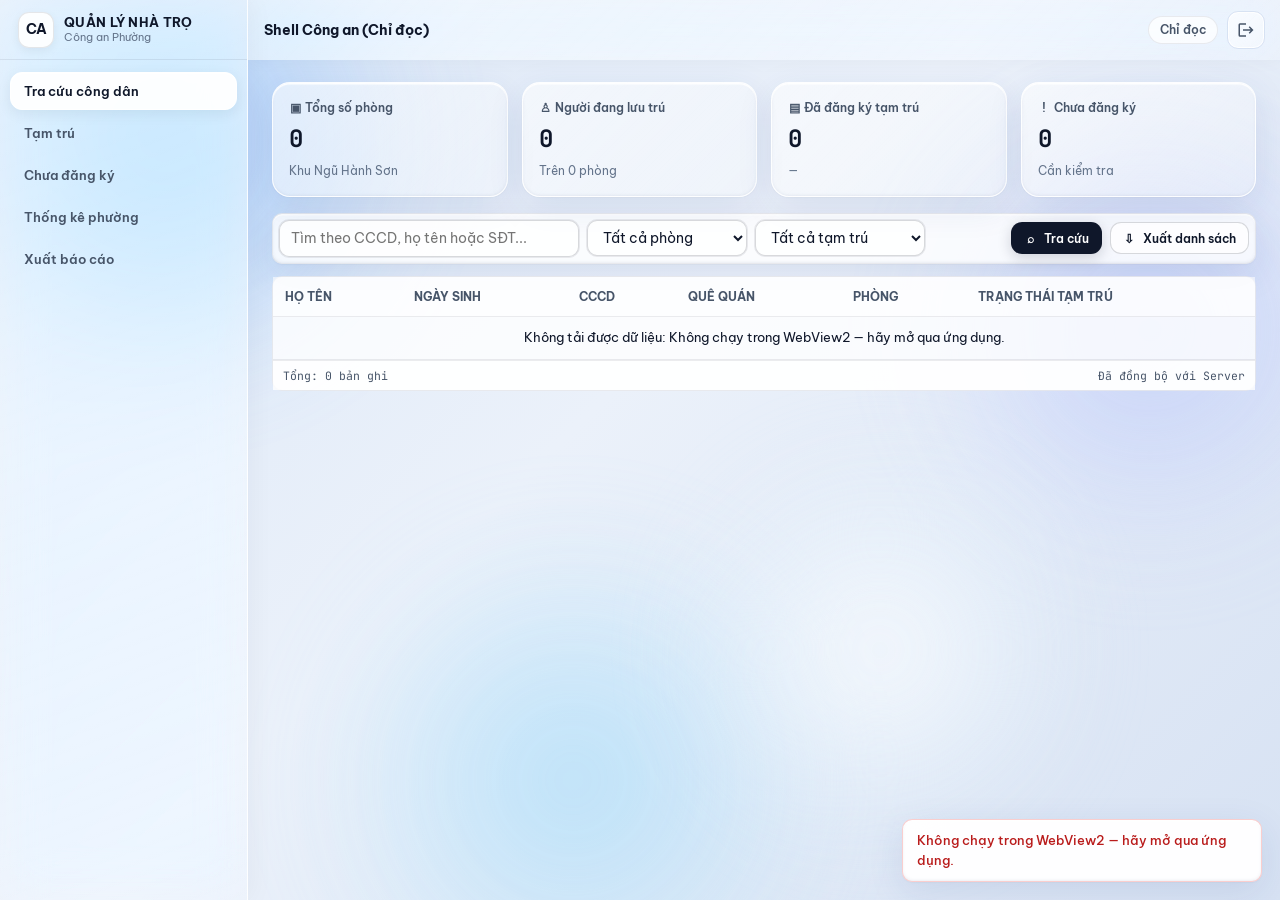
<file: QuanLyTro/Assets/wwwroot/congan/index.html>
<!DOCTYPE html>
<html lang="vi">
<head>
  <meta charset="UTF-8" />
  <meta name="viewport" content="width=device-width, initial-scale=1.0" />
  <title>Shell Công an (Chỉ đọc) — Quản lý nhà trọ</title>
  <link rel="preconnect" href="https://fonts.googleapis.com" />
  <link rel="preconnect" href="https://fonts.gstatic.com" crossorigin />
  <link href="https://fonts.googleapis.com/css2?family=Be+Vietnam+Pro:wght@400;500;600;700&family=JetBrains+Mono:wght@500;600;700&display=swap" rel="stylesheet" />
  <link rel="stylesheet" href="../shared/css/tokens.css?v=2" />
  <link rel="stylesheet" href="../shared/css/base.css?v=2" />
  <link rel="stylesheet" href="congan.css?v=2" />
</head>
<body class="glass-role-compat">
  <div class="glass-orbs" aria-hidden="true"><span class="orb orb-1"></span><span class="orb orb-2"></span><span class="orb orb-3"></span><span class="orb orb-4"></span></div>
  <div class="drawer-backdrop" id="drawerBackdrop"></div>
  <section id="s08a" class="screen-view active">
<div class="app-shell">
          <aside class="sidebar" id="sidebarS08a" aria-label="Menu Công an">
            <div class="sidebar-brand">
              <div class="brand-left"><div class="brand-mark">CA</div><div><div class="brand-text-title">QUẢN LÝ NHÀ TRỌ</div><div class="brand-text-sub">Công an Phường</div></div></div>
              <button type="button" class="sidebar-close-btn" data-close-drawer="true" aria-label="Đóng menu">✕</button>
            </div>
            <ul class="sidebar-nav">
              <li><button type="button" class="nav-btn active" data-police-tab="citizens" data-police-focus="polCccd"><span>Tra cứu công dân</span></button></li>
              <li><button type="button" class="nav-btn" data-police-tab="residence"><span>Tạm trú</span></button></li>
              <li><button type="button" class="nav-btn" data-police-tab="residence" data-police-filter="unregistered"><span>Chưa đăng ký</span></button></li>
              <li><button type="button" class="nav-btn" data-police-tab="citizens"><span>Thống kê phường</span></button></li>
              <li><button type="button" class="nav-btn" id="policeSidebarExport"><span>Xuất báo cáo</span></button></li>
            </ul>
          </aside>
          <div class="shell-main">
            <header class="userbar">
              <div class="userbar-left">
                <button type="button" class="menu-toggle-btn" data-open-drawer="sidebarS08a" aria-label="Mở menu"><svg class="ms-icon" viewBox="0 0 24 24" width="20" height="20" fill="currentColor"><path d="M3 6h18v2H3V6zm0 5h18v2H3v-2zm0 5h18v2H3v-2z"/></svg></button>
                <span class="userbar-context">Shell Công an (Chỉ đọc)</span>
              </div>
              <div class="userbar-right"><span class="readonly-chip">Chỉ đọc</span><button type="button" class="icon-btn danger" data-goto="s01" title="Đăng xuất" aria-label="Đăng xuất"><svg class="ms-icon" viewBox="0 0 24 24" width="18" height="18" fill="currentColor" aria-hidden="true"><path d="M17 7l-1.4 1.4L18.2 11H8v2h10.2l-2.6 2.6L17 17l5-5-5-5zM4 5h8V3H4a2 2 0 0 0-2 2v14a2 2 0 0 0 2 2h8v-2H4V5z"/></svg></button></div>
            </header>

            <main class="police-content"><div style="display:none">
  <h1 id="ptitle"></h1>
  <span id="pname"></span>
  <span id="policeCountText"></span>
</div>

<div id="ptab-citizens">
        <div class="police-kpi-grid">
          <div class="police-kpi"><div class="lbl"><i class="fas fa-door-closed"></i> Tổng số phòng</div><div class="val" id="kpi-rooms">0</div><div class="sub">Khu Ngũ Hành Sơn</div></div>
          <div class="police-kpi"><div class="lbl"><i class="fas fa-users"></i> Người đang lưu trú</div><div class="val" id="kpi-tenants">0</div><div class="sub" id="kpi-tenants-sub">Đang ở</div></div>
          <div class="police-kpi"><div class="lbl"><i class="fas fa-id-card"></i> Đã đăng ký tạm trú</div><div class="val" id="kpi-registered">0</div><div class="sub" id="kpi-registered-sub">0%</div></div>
          <div class="police-kpi"><div class="lbl"><i class="fas fa-exclamation-triangle"></i> Chưa đăng ký</div><div class="val" id="kpi-unregistered">0</div><div class="sub">Cần kiểm tra</div></div>
        </div>
        <div class="toolbar">
          <input class="inp" id="p-search" placeholder="Tìm theo CCCD, họ tên hoặc SĐT..." style="width:300px" oninput="loadPoliceTab('citizens')">
          <select class="inp" id="p-room-filter" style="width:160px" onchange="loadPoliceTab('citizens')"><option value="">Tất cả phòng</option></select>
          <select class="inp" id="p-status-filter" style="width:170px" onchange="loadPoliceTab('citizens')"><option value="">Tất cả tạm trú</option><option value="registered">Đã đăng ký</option><option value="unregistered">Chưa đăng ký</option></select>
          <span class="spacer"></span>
          <button class="btn btn-primary btn-sm" onclick="loadPoliceTab('citizens')"><i class="fas fa-search"></i> Tra cứu</button>
          <button class="btn btn-outline btn-sm" onclick="exportCitizens()"><i class="fas fa-file-export"></i> Xuất danh sách</button>
        </div>
        <div class="tblwrap">
        <table class="tbl">
          <thead><tr><th>Họ tên</th><th>Ngày sinh</th><th>CCCD</th><th>Quê quán</th><th>Phòng</th><th class="num">Trạng thái tạm trú</th></tr></thead>
          <tbody id="citizens-body">
            <tr><td colspan="6" style="text-align:center;color:var(--dim)">Đang tải dữ liệu từ máy chủ...</td></tr>
          </tbody>
        </table>
        <div class="tblfoot"><span>Tổng: 0 bản ghi</span><span>Đã đồng bộ với Server</span></div>
        </div>
      </div>

      <!-- PM-04: BÁO CÁO TẠM TRÚ -->
<div id="ptab-residence" hidden>
        <div class="toolbar">
          <select class="inp" id="p-res-room-filter" style="width:170px" onchange="loadPoliceTab('residence')"><option value="">Tất cả phòng</option></select>
          <select class="inp" id="p-res-status-filter" style="width:180px" onchange="loadPoliceTab('residence')"><option value="unregistered">Chỉ chưa đăng ký</option><option value="all">Tất cả</option></select>
          <span class="spacer"></span>
          <button class="btn btn-outline btn-sm" onclick="exportResidence()"><i class="fas fa-file-export"></i> Xuất danh sách</button>
        </div>
        <div class="tblwrap">
        <table class="tbl">
          <thead><tr><th>Họ tên</th><th>Ngày sinh</th><th>CCCD</th><th>Quê quán</th><th>Phòng</th><th>Ngày vào</th><th>Trạng thái</th></tr></thead>
          <tbody id="residence-body">
            <tr><td colspan="7" style="text-align:center;color:var(--dim)">Đang tải dữ liệu từ máy chủ...</td></tr>
          </tbody>
        </table>
        <div class="tblfoot"><span>Tổng: 0 bản ghi</span><span>Đã đồng bộ với Server</span></div>
        </div>
      </div>

      <!-- PM-05: LỊCH SỬ BIẾN ĐỘNG + XUẤT -->
<div id="ptab-history" hidden>
        <div class="toolbar">
          <input class="inp mono" id="p-from" type="date" style="width:150px">
          <span style="color:var(--dim)">→</span>
          <input class="inp mono" id="p-to" type="date" style="width:150px">
          <select class="inp" id="p-hist-type" style="width:190px" onchange="loadHistory()"><option value="">Tất cả biến động</option><option value="Đang ở">Đang ở</option><option value="Trả phòng">Trả phòng</option><option value="Chuyển phòng">Chuyển phòng</option></select>
          <select class="inp" id="p-hist-room" style="width:140px" onchange="loadHistory()"><option value="">Tất cả phòng</option></select>
          <span class="spacer"></span>
          <button class="btn btn-outline btn-sm" onclick="loadHistory()"><i class="fas fa-eye"></i> Xem trước</button>
          <button class="btn btn-primary btn-sm" onclick="exportHistory()"><i class="fas fa-file-export"></i> Xuất file</button>
        </div>
        <div class="tblwrap">
        <table class="tbl">
          <thead><tr><th>Họ tên</th><th>Phòng</th><th>Biến động</th><th>Ngày vào</th><th>Ngày ra</th><th>Lý do</th></tr></thead>
          <tbody id="history-body">
            <tr><td colspan="6" style="text-align:center;color:var(--dim)">Chưa có dữ liệu biến động</td></tr>
          </tbody>
        </table>
        <div class="tblfoot"><span>Tổng: 0 bản ghi</span><span>Xem trước 10 dòng đầu trước khi xuất</span></div>
        </div>
      </div>

    </div>
  </div>
          </main>
          </div>
        </div>
  </section>
  <div class="modal-backdrop" id="appModal" role="dialog" aria-modal="true" aria-labelledby="modalTitle">
    <div class="modal-box">
      <div class="card-header" style="margin-bottom:12px;"><h2 class="card-title" id="modalTitle">Thông báo</h2><button type="button" class="icon-btn" id="closeModalBtn" aria-label="Đóng">✕</button></div>
      <div id="modalBody"></div>
    </div>
  </div>
  <div class="toast-stack" id="toastStack" aria-live="polite"></div>
  <script src="../shared/js/bridge.js?v=2"></script>
  <script src="../shared/js/ui.js?v=2"></script>
  <script src="../shared/js/chrome.js?v=3"></script>
  <script src="js/main.js?v=3"></script>
  <script src="js/citizens.js?v=2"></script>
  <script src="js/residence.js?v=2"></script>
  <script src="js/history.js?v=2"></script>
</body>
</html>
</file>
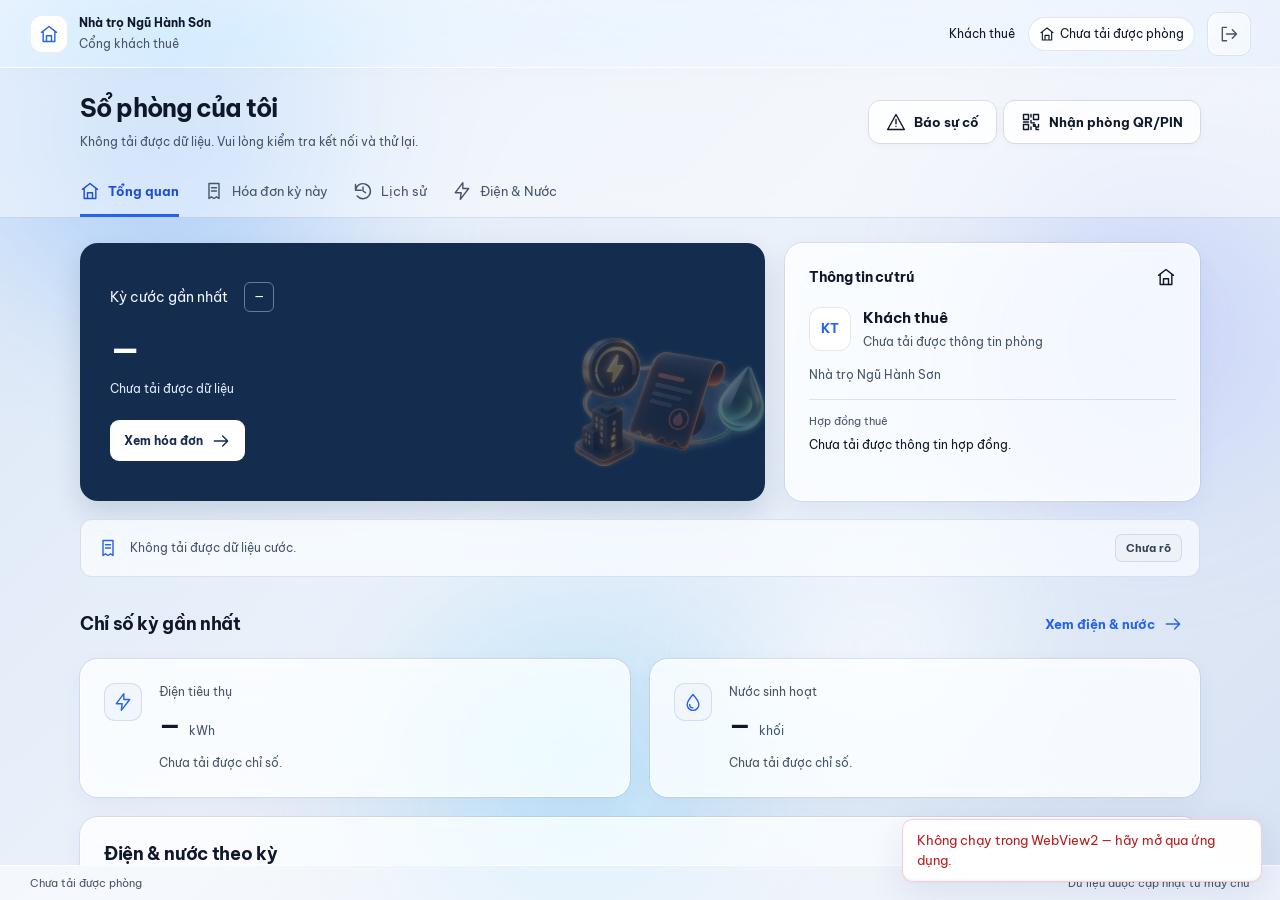
<file: QuanLyTro/Assets/wwwroot/khachthue/index.html>
<!DOCTYPE html>
<html lang="vi">
<head>
  <meta charset="UTF-8" />
  <meta name="viewport" content="width=device-width, initial-scale=1.0" />
  <title>Sổ phòng của tôi — Quản lý nhà trọ</title>
  <link rel="stylesheet" href="../shared/css/tokens.css?v=2" />
  <link rel="stylesheet" href="../shared/css/base.css?v=2" />
  <link rel="stylesheet" href="khachthue.css?v=3" />
</head>
<body class="glass-role-compat tenant-page">
  <svg class="tenant-symbols" xmlns="http://www.w3.org/2000/svg" aria-hidden="true">
    <symbol id="ti-home" viewBox="0 0 24 24"><path d="m3 10 9-7 9 7M5 9v12h14V9M9 21v-7h6v7"/></symbol>
    <symbol id="ti-bill" viewBox="0 0 24 24"><path d="M6 3h12v18l-3-2-3 2-3-2-3 2ZM9 8h6M9 12h6"/></symbol>
    <symbol id="ti-history" viewBox="0 0 24 24"><path d="M3 11a9 9 0 1 1 2 7M3 4v7h7M12 7v5l3 2"/></symbol>
    <symbol id="ti-bolt" viewBox="0 0 24 24"><path d="m13 2-9 12h7l-1 8 10-13h-7Z"/></symbol>
    <symbol id="ti-water" viewBox="0 0 24 24"><path d="M12 3S5 11 5 15a7 7 0 0 0 14 0c0-4-7-12-7-12ZM8 15a4 4 0 0 0 4 4"/></symbol>
    <symbol id="ti-qr" viewBox="0 0 24 24"><path d="M3 3h6v6H3ZM15 3h6v6h-6ZM3 15h6v6H3ZM15 15h2v2h-2ZM21 15v3h-3v3h3M12 3v3M12 10v3h4M3 12h6M12 18v3"/></symbol>
    <symbol id="ti-alert" viewBox="0 0 24 24"><path d="m12 3 10 18H2ZM12 9v5M12 17v.1"/></symbol>
    <symbol id="ti-exit" viewBox="0 0 24 24"><path d="M9 4H4v16h5M9 12h12m-5-5 5 5-5 5"/></symbol>
    <symbol id="ti-arrow" viewBox="0 0 24 24"><path d="M4 12h16m-6-6 6 6-6 6"/></symbol>
    <symbol id="ti-copy" viewBox="0 0 24 24"><rect x="8" y="8" width="12" height="13" rx="2"/><path d="M16 8V3H3v13h5"/></symbol>
  </svg>
  <div class="glass-orbs" aria-hidden="true"><span class="orb orb-1"></span><span class="orb orb-2"></span><span class="orb orb-3"></span><span class="orb orb-4"></span></div>
  <div class="drawer-backdrop" id="drawerBackdrop"></div>
  <section id="s09" class="screen-view active" aria-label="Cổng khách thuê">
    <div class="win tenant-shell" id="khachthue">
      <header class="tenant-topbar userbar">
        <div class="tenant-brand">
          <span class="tenant-brand-mark"><svg class="tenant-icon" aria-hidden="true"><use href="#ti-home"/></svg></span>
          <span><strong>Nhà trọ Ngũ Hành Sơn</strong><small>Cổng khách thuê</small></span>
        </div>
        <div class="tenant-account">
          <span id="tname">Khách thuê</span>
          <span class="tenant-room-pill" id="troom-userbar"><svg class="tenant-icon" aria-hidden="true"><use href="#ti-home"/></svg><span id="troom-userbar-text">Đang tải…</span></span>
          <button type="button" class="icon-btn" data-goto="s01" title="Đăng xuất" aria-label="Đăng xuất"><svg class="tenant-icon" aria-hidden="true"><use href="#ti-exit"/></svg></button>
        </div>
      </header>
      <div class="tenant-subbar">
        <div class="tenant-subbar-inner">
          <div class="tenant-headline-row">
            <div><h1 id="thead-title">Sổ phòng của tôi</h1><p class="tenant-intro" id="thead-badge">Theo dõi cước, xem hóa đơn và quản lý việc nhận phòng.</p></div>
            <div class="tenant-actions">
              <button type="button" class="btn btn-secondary" id="btnTenantReportIssue"><svg class="tenant-icon" aria-hidden="true"><use href="#ti-alert"/></svg>Báo sự cố</button>
              <button type="button" class="btn btn-secondary" id="btnShowCheckin"><svg class="tenant-icon" aria-hidden="true"><use href="#ti-qr"/></svg>Nhận phòng QR/PIN</button>
            </div>
          </div>
          <div class="tenant-tabs" id="tenantTabs" role="tablist" aria-label="Thông tin phòng thuê">
            <button type="button" id="tenant-tab-overview" class="tab tenant-tab-btn on" role="tab" aria-selected="true" aria-controls="tab-overview" data-tab="overview"><svg class="tenant-icon" aria-hidden="true"><use href="#ti-home"/></svg>Tổng quan</button>
            <button type="button" id="tenant-tab-current" class="tab tenant-tab-btn" role="tab" aria-selected="false" aria-controls="tab-current" tabindex="-1" data-tab="current"><svg class="tenant-icon" aria-hidden="true"><use href="#ti-bill"/></svg>Hóa đơn kỳ này</button>
            <button type="button" id="tenant-tab-history" class="tab tenant-tab-btn" role="tab" aria-selected="false" aria-controls="tab-history" tabindex="-1" data-tab="history"><svg class="tenant-icon" aria-hidden="true"><use href="#ti-history"/></svg>Lịch sử</button>
            <button type="button" id="tenant-tab-utilities" class="tab tenant-tab-btn" role="tab" aria-selected="false" aria-controls="tab-utilities" tabindex="-1" data-tab="utilities"><svg class="tenant-icon" aria-hidden="true"><use href="#ti-bolt"/></svg>Điện &amp; Nước</button>
          </div>
        </div>
      </div>
      <main class="content tenant-content" id="tenant-main" tabindex="-1">
        <section id="tab-overview" class="tab-pane active" role="tabpanel" aria-labelledby="tenant-tab-overview" tabindex="0">
          <div class="tenant-overview-grid">
            <article class="tenant-bill" aria-labelledby="billHeading">
              <div class="tenant-bill-copy">
                <div class="tenant-bill-top"><h2 id="billHeading">Kỳ cước gần nhất</h2><span id="ov-month" class="tenant-period">—</span></div>
                <p class="tenant-bill-amount" id="ov-total">—</p>
                <p id="ov-trang_thai" class="tenant-bill-state">Đang tải dữ liệu cước…</p>
                <button type="button" class="btn tenant-bill-button" onclick="switchTenantTab('current')">Xem hóa đơn<svg class="tenant-icon" aria-hidden="true"><use href="#ti-arrow"/></svg></button>
              </div>
              <img class="tenant-bill-art" src="img/hero-khu-tro.jpg" alt="" />
            </article>
            <article class="card tenant-residency">
              <div class="tenant-card-heading"><h2>Thông tin cư trú</h2><svg class="tenant-icon" aria-hidden="true"><use href="#ti-home"/></svg></div>
              <div class="tenant-profile"><span class="pavatar" id="tavatar" aria-hidden="true">KT</span><div><strong id="tname-card">Khách thuê</strong><p id="troom-badge">Đang tải phòng…</p></div></div>
              <p id="tsub-info" class="tenant-muted">Nhà trọ Ngũ Hành Sơn</p>
              <div class="tenant-contract"><span>Hợp đồng thuê</span><p id="tcontract-due">Đang tải thông tin hợp đồng…</p></div>
            </article>
          </div>
          <div class="alert-due" id="due-alert-box" role="status"><svg class="tenant-icon" aria-hidden="true"><use href="#ti-bill"/></svg><p id="due-alert-text">Trạng thái kỳ cước sẽ hiển thị sau khi tải dữ liệu.</p><span class="tag" id="due-alert-tag">Đang tải</span></div>
          <div class="tenant-section-heading"><h2>Chỉ số kỳ gần nhất</h2><button type="button" class="btn btn-ghost" onclick="switchTenantTab('utilities')">Xem điện &amp; nước<svg class="tenant-icon" aria-hidden="true"><use href="#ti-arrow"/></svg></button></div>
          <div class="tenant-meter-grid">
            <article class="card tenant-meter"><span class="tenant-meter-icon"><svg class="tenant-icon" aria-hidden="true"><use href="#ti-bolt"/></svg></span><div><h3>Điện tiêu thụ</h3><p class="tenant-meter-value"><span id="ov-elec">—</span><span>kWh</span></p><p id="ov-elec-sub" class="tenant-muted">Đang tải chỉ số…</p></div></article>
            <article class="card tenant-meter"><span class="tenant-meter-icon"><svg class="tenant-icon" aria-hidden="true"><use href="#ti-water"/></svg></span><div><h3>Nước sinh hoạt</h3><p class="tenant-meter-value"><span id="ov-nuoc">—</span><span id="ov-nuoc-unit">khối</span></p><p id="ov-nuoc-sub" class="tenant-muted">Đang tải chỉ số…</p></div></article>
          </div>
          <article class="card tenant-trend"><div class="tenant-card-heading"><h2>Điện &amp; nước theo kỳ</h2><span class="tenant-muted">Ước tính từ hóa đơn</span></div><p class="tenant-chart-note">Hai dãy cột có thang riêng, không so sánh độ cao giữa điện và nước. Chỉ gồm các kỳ trên trang lịch sử đang tải.</p><div id="ov-chart" class="chart-slot"><p class="chart-empty">Biểu đồ sẽ hiện khi tải được hóa đơn.</p></div><div class="tenant-chart-legend"><span><i class="legend-electric"></i>Điện (kWh)</span><span><i class="legend-water"></i><span data-water-unit>Nước</span></span></div></article>
        </section>
        <section id="tab-current" class="tab-pane" role="tabpanel" aria-labelledby="tenant-tab-current" tabindex="0">
          <div class="tenant-section-heading"><div><h2>Hóa đơn &amp; thanh toán</h2><p class="tenant-muted">Đối chiếu bảng kê trước khi chuyển khoản.</p></div></div>
          <div class="tenant-payment-grid">
            <article class="card receipt">
              <div class="rhdr"><div><h3 class="rtitle" id="rc-title">Chi tiết cước</h3><p class="rcode" id="rc-code">Đang tải mã bảng kê…</p></div><span class="tag" id="rc-trang_thai-tag">Đang tải</span></div>
              <div class="rbody">
                <div class="rrow"><div class="rline"><span class="rlbl">Tiền thuê phòng</span><span class="amount" id="rc-room">—</span></div></div>
                <div class="rrow"><div class="rline"><span class="rlbl">Tiền điện</span><span class="amount" id="rc-elec">—</span></div><p class="rsub" id="rc-elec-sub">Đang tải chỉ số…</p></div>
                <div class="rrow"><div class="rline"><span class="rlbl">Tiền nước</span><span class="amount" id="rc-water">—</span></div><p class="rsub" id="rc-water-sub">Đang tải chỉ số…</p></div>
                <div class="rrow"><div class="rline"><span class="rlbl">Dịch vụ &amp; phí khác</span><span class="amount" id="rc-other">—</span></div></div>
              </div>
              <div class="rfoot"><div><span>Tổng kỳ cước</span><p class="ftot"><span id="rc-total">—</span> <span class="cur">đ</span></p></div><span class="tag" id="rc-due-tag">Đang tải</span></div>
            </article>
            <article class="card pay-card">
              <div class="tenant-card-heading"><h3>Thông tin chuyển khoản</h3><svg class="tenant-icon" aria-hidden="true"><use href="#ti-qr"/></svg></div>
              <div class="pay-body" id="pay-qr"><p class="pay-empty">Đang tải thông tin nhận tiền…</p></div>
              <div class="tenant-pay-actions"><button type="button" class="btn btn-primary" id="btn-copy-transfer" onclick="copyTransfer()" disabled><svg class="tenant-icon" aria-hidden="true"><use href="#ti-copy"/></svg>Sao chép thông tin chuyển khoản</button><button type="button" class="btn btn-secondary" onclick="kiemTraThanhToan()" id="btn-kiem-tra">Đã chuyển, kiểm tra lại</button></div>
              <p class="pay-check-note" id="pay-check-note" role="status">Sau khi chuyển khoản, kiểm tra lại để xem trạng thái máy chủ đã ghi nhận.</p>
            </article>
          </div>
          <button type="button" class="btn btn-ghost tenant-history-link" onclick="switchTenantTab('history')">Xem toàn bộ lịch sử<svg class="tenant-icon" aria-hidden="true"><use href="#ti-arrow"/></svg></button>
        </section>
        <section id="tab-history" class="tab-pane" role="tabpanel" aria-labelledby="tenant-tab-history" tabindex="0">
          <div class="tenant-section-heading"><div><h2>Lịch sử kỳ cước</h2><p class="tenant-muted">Chọn kỳ cước để xem chi tiết từng khoản và trạng thái thanh toán.</p></div></div>
          <div class="card tenant-history">
            <div class="tblwrap"><table class="tbl"><caption class="tenant-sr-only">Danh sách kỳ cước của phòng thuê</caption><thead><tr><th scope="col">Kỳ cước</th><th scope="col" class="num">Tổng tiền</th><th scope="col">Thời điểm đóng</th><th scope="col" class="num">Trạng thái</th></tr></thead><tbody id="tenant-history-body"><tr class="empty"><td colspan="4">Đang tải lịch sử…</td></tr></tbody></table></div>
            <div class="tblfoot"><span id="tenant-page-info">Đang tải số kỳ…</span><div class="pagination-controls" id="tenant-pagination"><button type="button" class="btn btn-secondary" id="btn-prev-page" onclick="changeTenantPage(-1)" disabled>Trước</button><span class="page-indicator" id="tenant-page-indicator">Trang 1 / 1</span><button type="button" class="btn btn-secondary" id="btn-next-page" onclick="changeTenantPage(1)" disabled>Sau</button></div></div>
          </div>
        </section>
        <section id="tab-utilities" class="tab-pane" role="tabpanel" aria-labelledby="tenant-tab-utilities" tabindex="0">
          <div class="tenant-section-heading"><div><h2>Theo dõi điện &amp; nước</h2><p class="tenant-muted">Tổng hợp từ các hóa đơn trên trang lịch sử hiện tại, không phải toàn bộ hợp đồng.</p></div></div>
          <div class="kpis" id="util-kpis"><p class="empty-state">Đang tải dữ liệu cước…</p></div>
          <article class="card tenant-trend"><h3>Sản lượng ước tính theo kỳ</h3><p class="tenant-chart-note">Quy đổi từ tiền điện, tiền nước theo đơn giá hiện có; có thể chênh lệch nếu đơn giá từng kỳ thay đổi. Hai dãy cột dùng thang riêng, không so sánh độ cao với nhau.</p><div id="util-charts"><p class="chart-empty">Biểu đồ sẽ hiển thị khi tải được dữ liệu.</p></div><div class="tenant-chart-legend"><span><i class="legend-electric"></i>Điện (kWh)</span><span><i class="legend-water"></i><span data-water-unit>Nước</span></span></div></article>
          <p class="tenant-muted tenant-footnote">Số liệu chi tiết của từng kỳ nằm trong <button type="button" class="tenant-text-link" onclick="switchTenantTab('history')">Lịch sử kỳ cước</button>.</p>
        </section>
        <section id="tab-nhan-phong" class="tab-pane" aria-labelledby="checkinTitle" tabindex="0">
          <div class="tenant-checkin-layout">
            <div class="tenant-checkin-guide"><svg class="tenant-checkin-icon" aria-hidden="true"><use href="#ti-qr"/></svg><h2 id="checkinTitle">Nhận phòng của bạn</h2><p>Dùng mã QR hoặc PIN trên phiếu bàn giao để kích hoạt phòng thuê.</p><ol><li>Chuẩn bị phiếu bàn giao từ chủ trọ.</li><li>Chọn ảnh QR, camera hoặc nhập PIN.</li><li>Kiểm tra thông báo xác nhận từ hệ thống.</li></ol><p class="tenant-muted">Mã chỉ dùng một lần. Không chia sẻ mã nhận phòng với người khác.</p></div>
            <div class="card checkin-card">
              <div class="method-tabs" id="checkinTabs" role="tablist" aria-label="Cách nhận phòng">
                <button type="button" id="method-anh" class="tab method-btn on" data-tab="anh" role="tab" aria-selected="true" aria-controls="checkin-anh">Ảnh QR</button>
                <button type="button" id="method-camera" class="tab method-btn" data-tab="camera" role="tab" aria-selected="false" aria-controls="checkin-camera" tabindex="-1">Camera</button>
                <button type="button" id="method-pin" class="tab method-btn" data-tab="pin" role="tab" aria-selected="false" aria-controls="checkin-pin" tabindex="-1">Mã PIN</button>
              </div>
              <div id="checkin-anh" class="checkin-pane active" role="tabpanel" aria-labelledby="method-anh"><svg class="tenant-upload-icon" aria-hidden="true"><use href="#ti-qr"/></svg><h3>Chọn ảnh phiếu QR</h3><p class="tenant-muted">Ảnh cần rõ nét và nhìn thấy trọn mã QR.</p><div class="field"><label for="qrFile">Ảnh QR (PNG/JPG)</label><input id="qrFile" class="input" type="file" accept="image/png,image/jpeg" /></div><canvas id="qrCanvas" class="qr-canvas" hidden></canvas></div>
              <div id="checkin-camera" class="checkin-pane" role="tabpanel" aria-labelledby="method-camera"><h3>Quét mã bằng camera</h3><p class="tenant-muted">Chỉ cấp quyền camera khi bạn chọn bắt đầu quét.</p><video id="qrVideo" class="qr-video" autoplay muted playsinline aria-label="Camera quét QR nhận phòng"></video><button type="button" class="btn btn-secondary" id="btn-cam">Bật camera</button></div>
              <div id="checkin-pin" class="checkin-pane" role="tabpanel" aria-labelledby="method-pin"><h3>Nhập mã trên phiếu bàn giao</h3><p class="tenant-muted" id="pinHint">PIN gồm 8 chữ số do chủ trọ cung cấp.</p><div class="field"><label for="qrPin">Mã PIN nhận phòng</label><input id="qrPin" class="input pin-inp" type="text" inputmode="numeric" pattern="[0-9]{8}" maxlength="8" autocomplete="off" aria-describedby="pinHint" /></div><button type="button" class="btn btn-primary" id="btnTenantCheckinSubmit">Xác nhận nhận phòng</button></div>
              <button type="button" class="btn btn-ghost" id="btnBackToOverview">Quay lại sổ phòng</button>
            </div>
          </div>
        </section>
      </main>
      <footer class="tenant-footer"><span id="tstatus-text">Cổng khách thuê</span><span>Dữ liệu được cập nhật từ máy chủ</span></footer>
    </div>
  </section>
  <div id="tenant-live" class="tenant-sr-only" aria-live="polite" aria-atomic="true"></div>
  <div class="modal-backdrop" id="appModal" role="dialog" aria-modal="true" aria-labelledby="modalTitle"><div class="modal-box"><div class="tenant-card-heading"><h2 id="modalTitle">Thông báo</h2><button type="button" class="icon-btn" id="closeModalBtn" aria-label="Đóng"><svg class="tenant-icon" viewBox="0 0 24 24" aria-hidden="true"><path d="m6 6 12 12M6 18 18 6"/></svg></button></div><div id="modalBody"></div></div></div>
  <div class="toast-stack" id="toastStack" aria-live="polite"></div>
  <script src="../shared/js/bridge.js?v=2"></script>
  <script src="../shared/js/ui.js?v=2"></script>
  <script src="../shared/js/chrome.js?v=3"></script>
  <script src="../shared/js/vendor/jsqr.min.js?v=2"></script>
  <script src="js/khach_thue.js?v=3"></script>
</body>
</html>
</file>
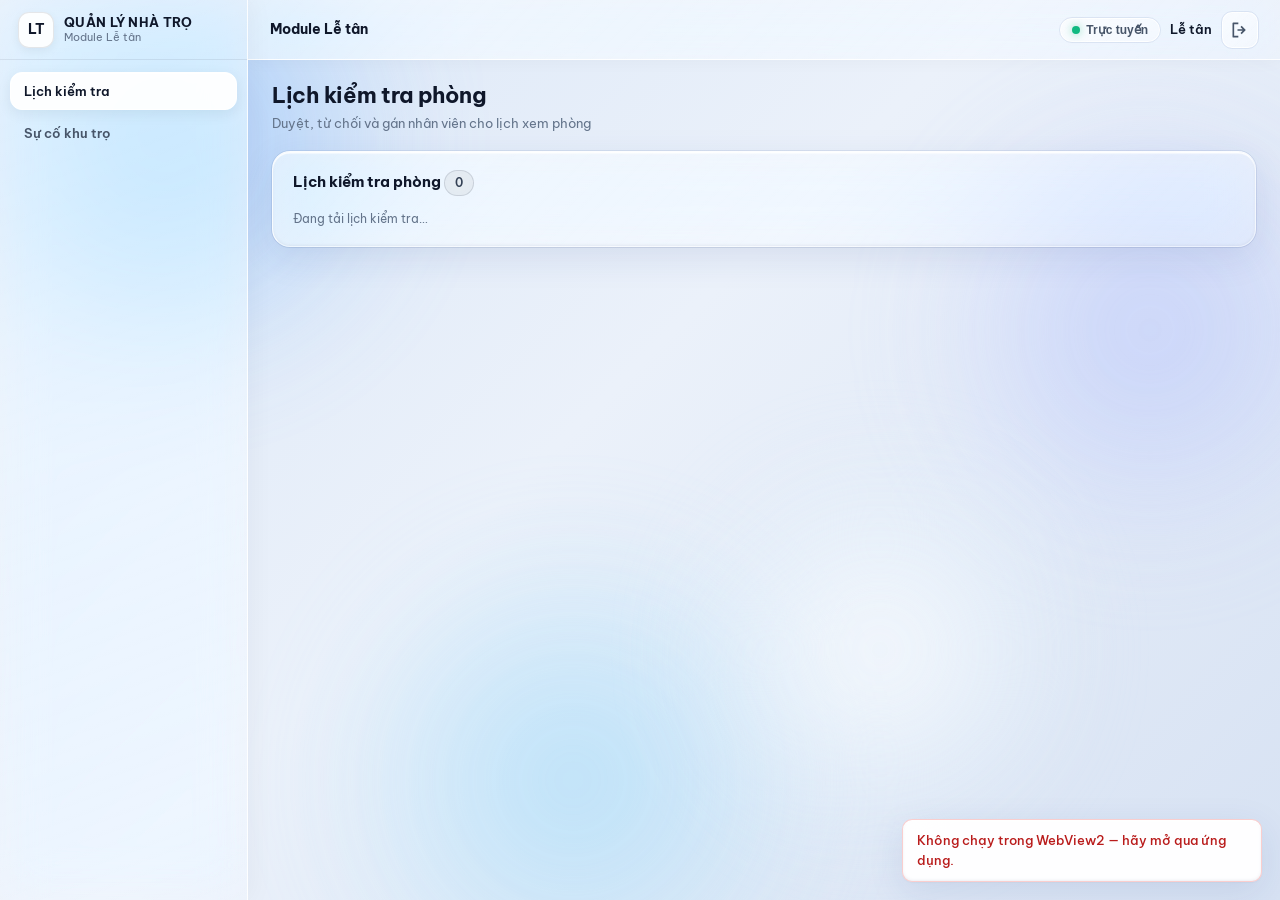
<file: QuanLyTro/Assets/wwwroot/letan/index.html>
<!DOCTYPE html>
<html lang="vi">
<head>
  <meta charset="UTF-8" />
  <meta name="viewport" content="width=device-width, initial-scale=1.0" />
  
  <link rel="preconnect" href="https://fonts.googleapis.com" />
  <link rel="preconnect" href="https://fonts.gstatic.com" crossorigin />
  <link href="https://fonts.googleapis.com/css2?family=Be+Vietnam+Pro:wght@400;500;600;700&family=JetBrains+Mono:wght@500;600;700&display=swap" rel="stylesheet" />
  <link rel="stylesheet" href="../shared/css/tokens.css?v=2" />
  <link rel="stylesheet" href="../shared/css/base.css?v=2" />
</head><body>
  <div class="glass-orbs" aria-hidden="true"><span class="orb orb-1"></span><span class="orb orb-2"></span><span class="orb orb-3"></span><span class="orb orb-4"></span></div>
  <div class="drawer-backdrop" id="drawerBackdrop"></div>
  <section id="s03" class="screen-view active">
<div class="app-shell">
          <aside class="sidebar" id="sidebarS03" aria-label="Menu Lễ tân">
            <div class="sidebar-brand">
              <div class="brand-left">
                <div class="brand-mark">LT</div>
                <div><div class="brand-text-title">QUẢN LÝ NHÀ TRỌ</div><div class="brand-text-sub">Module Lễ tân</div></div>
              </div>
              <button type="button" class="sidebar-close-btn" data-close-drawer="true" aria-label="Đóng menu">✕</button>
            </div>
            <ul class="sidebar-nav">
              <li><button type="button" class="nav-btn active" data-tab="schedule"><span>Lịch kiểm tra</span></button></li>
              <li><button type="button" class="nav-btn" data-tab="incidents"><span>Sự cố khu trọ</span></button></li>
            </ul>
          </aside>

          <div class="shell-main">
            <header class="userbar">
              <div class="userbar-left">
                <button type="button" class="menu-toggle-btn" data-open-drawer="sidebarS03" aria-label="Mở menu">
                  <svg class="ms-icon" viewBox="0 0 24 24" width="20" height="20" fill="currentColor" aria-hidden="true"><path d="M3 6h18v2H3V6zm0 5h18v2H3v-2zm0 5h18v2H3v-2z"/></svg>
                </button>
                <span class="userbar-context">Module Lễ tân</span>
              </div>
              <div class="userbar-right">
                <button type="button" class="conn-status"><span class="conn-dot"></span><span>Trực tuyến</span></button>
                <span class="user-name" id="pname">Lễ tân</span>
                <button type="button" class="icon-btn danger" data-goto="s01" title="Đăng xuất" aria-label="Đăng xuất">
                  <svg class="ms-icon" viewBox="0 0 24 24" width="20" height="20" fill="currentColor" aria-hidden="true"><path d="M10 3H4a1 1 0 0 0-1 1v16a1 1 0 0 0 1 1h6v-2H5V5h5V3zm4 4-1.4 1.4L15.2 11H9v2h6.2l-2.6 2.6L14 17l5-5-5-5z"/></svg>
                </button>
              </div>
            </header>
            <main class="content">
              <section id="pane-schedule">
                <div class="page-header"><div><h1 class="page-title" id="ptitle">Lịch kiểm tra phòng</h1><p class="page-subtitle">Duyệt, từ chối và gán nhân viên cho lịch xem phòng</p></div></div>
                <div class="card">
                  <div class="card-header"><h2 class="card-title">Lịch kiểm tra phòng <span class="pill pill-gray pill-nodot" id="cnt-lich">0</span></h2></div>
                  <div id="ltab-lich"><p class="helper-text">Đang tải lịch kiểm tra…</p></div>
                </div>
              </section>
              <section id="pane-incidents" hidden>
                <div class="page-header"><div><h1 class="page-title">Sự cố khu trọ</h1><p class="page-subtitle">Theo dõi sự cố đã ghi nhận trong phạm vi khu trọ</p></div></div>
                <div class="card">
                  <div class="card-header"><h2 class="card-title">Sự cố gần đây</h2></div>
                  <div id="incident-body"><p class="helper-text">Đang tải sự cố…</p></div>
                </div>
              </section>
            </main>
          </div>
</div>
  </section>
  <div class="modal-backdrop" id="appModal" role="dialog" aria-modal="true" aria-labelledby="modalTitle">
    <div class="modal-box">
      <div class="card-header" style="margin-bottom:12px;"><h2 class="card-title" id="modalTitle">Thông báo</h2><button type="button" class="icon-btn" id="closeModalBtn" aria-label="Đóng">✕</button></div>
      <div id="modalBody"></div>
    </div>
  </div>
  <div class="toast-stack" id="toastStack" aria-live="polite"></div>
  <script src="../shared/js/bridge.js?v=2"></script>
  <script src="../shared/js/ui.js?v=2"></script>
  <script src="../shared/js/chrome.js?v=3"></script>
  <script src="main.js?v=4"></script>
</body>
</html>
</file>
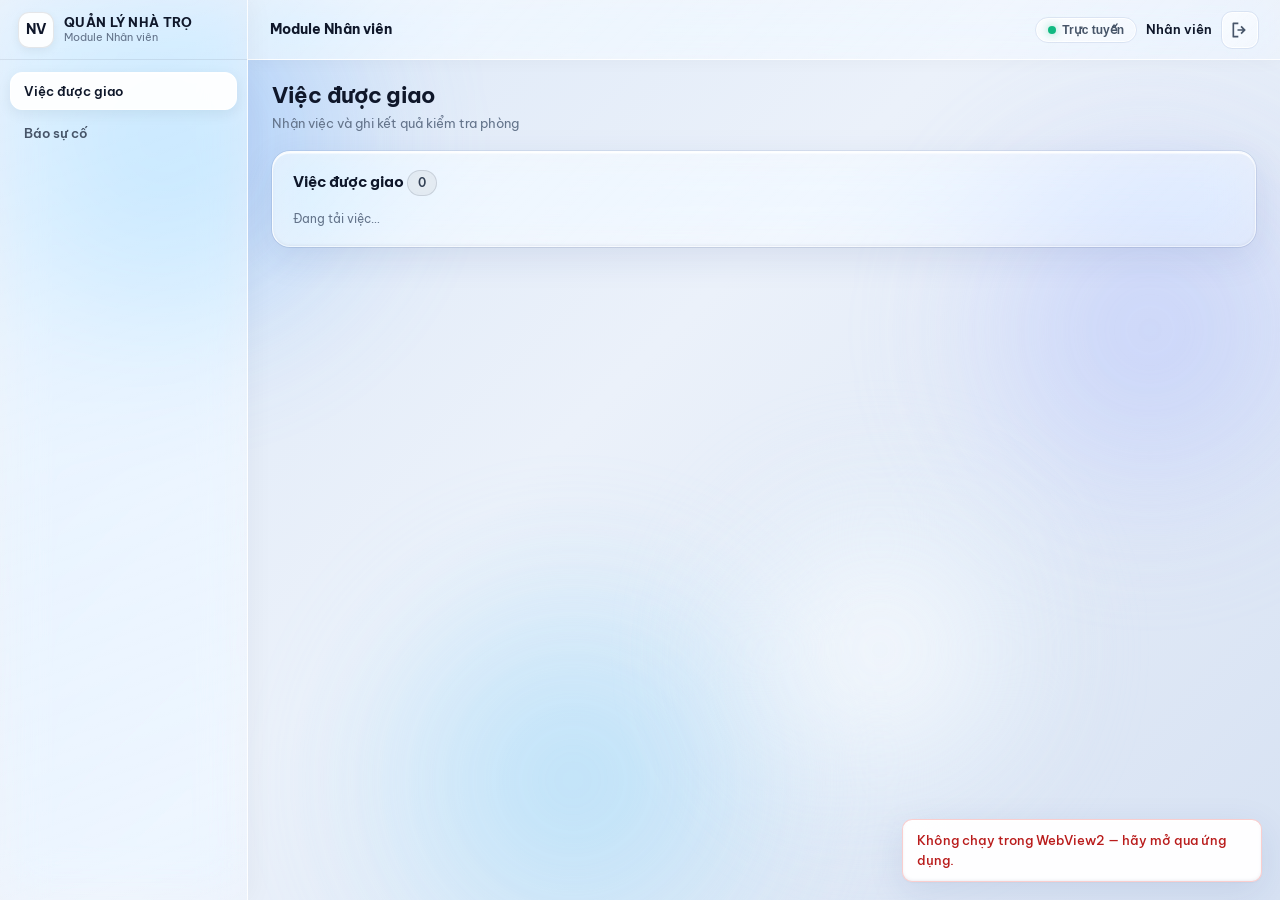
<file: QuanLyTro/Assets/wwwroot/nhanvien/index.html>
<!DOCTYPE html>
<html lang="vi">
<head>
  <meta charset="UTF-8" />
  <meta name="viewport" content="width=device-width, initial-scale=1.0" />
  
  <link rel="preconnect" href="https://fonts.googleapis.com" />
  <link rel="preconnect" href="https://fonts.gstatic.com" crossorigin />
  <link href="https://fonts.googleapis.com/css2?family=Be+Vietnam+Pro:wght@400;500;600;700&family=JetBrains+Mono:wght@500;600;700&display=swap" rel="stylesheet" />
  <link rel="stylesheet" href="../shared/css/tokens.css?v=2" />
  <link rel="stylesheet" href="../shared/css/base.css?v=2" />
</head><body>
  <div class="glass-orbs" aria-hidden="true"><span class="orb orb-1"></span><span class="orb orb-2"></span><span class="orb orb-3"></span><span class="orb orb-4"></span></div>
  <div class="drawer-backdrop" id="drawerBackdrop"></div>
  <section id="s03" class="screen-view active">
<div class="app-shell">
          <aside class="sidebar" id="sidebarS03" aria-label="Menu Nhân viên">
            <div class="sidebar-brand">
              <div class="brand-left">
                <div class="brand-mark">NV</div>
                <div><div class="brand-text-title">QUẢN LÝ NHÀ TRỌ</div><div class="brand-text-sub">Module Nhân viên</div></div>
              </div>
              <button type="button" class="sidebar-close-btn" data-close-drawer="true" aria-label="Đóng menu">✕</button>
            </div>
            <ul class="sidebar-nav">
              <li><button type="button" class="nav-btn active" data-tab="tasks"><span>Việc được giao</span></button></li>
              <li><button type="button" class="nav-btn" data-tab="incidents"><span>Báo sự cố</span></button></li>
            </ul>
          </aside>

          <div class="shell-main">
            <header class="userbar">
              <div class="userbar-left">
                <button type="button" class="menu-toggle-btn" data-open-drawer="sidebarS03" aria-label="Mở menu">
                  <svg class="ms-icon" viewBox="0 0 24 24" width="20" height="20" fill="currentColor" aria-hidden="true"><path d="M3 6h18v2H3V6zm0 5h18v2H3v-2zm0 5h18v2H3v-2z"/></svg>
                </button>
                <span class="userbar-context">Module Nhân viên</span>
              </div>
              <div class="userbar-right">
                <button type="button" class="conn-status"><span class="conn-dot"></span><span>Trực tuyến</span></button>
                <span class="user-name" id="pname">Nhân viên</span>
                <button type="button" class="icon-btn danger" data-goto="s01" title="Đăng xuất" aria-label="Đăng xuất">
                  <svg class="ms-icon" viewBox="0 0 24 24" width="20" height="20" fill="currentColor" aria-hidden="true"><path d="M10 3H4a1 1 0 0 0-1 1v16a1 1 0 0 0 1 1h6v-2H5V5h5V3zm4 4-1.4 1.4L15.2 11H9v2h6.2l-2.6 2.6L14 17l5-5-5-5z"/></svg>
                </button>
              </div>
            </header>
            <main class="content">
              <section id="pane-tasks">
                <div class="page-header"><div><h1 class="page-title" id="ptitle">Việc được giao</h1><p class="page-subtitle">Nhận việc và ghi kết quả kiểm tra phòng</p></div></div>
                <div class="card">
                  <div class="card-header"><h2 class="card-title">Việc được giao <span class="pill pill-gray pill-nodot" id="cnt-viec">0</span></h2></div>
                  <div id="ntab-viec"><p class="helper-text">Đang tải việc…</p></div>
                </div>
              </section>
              <section id="pane-incidents" hidden>
                <div class="page-header"><div><h1 class="page-title">Báo sự cố</h1><p class="page-subtitle">Gửi sự cố trong khu được giao cho Chủ trọ</p></div></div>
                <div class="card">
                  <div class="card-header"><h2 class="card-title">Sự cố đã gửi</h2><button type="button" class="btn btn-primary btn-sm" id="btnStaffReportIssue">+ Báo sự cố</button></div>
                  <div id="incident-body"><p class="helper-text">Đang tải sự cố…</p></div>
                </div>
              </section>
            </main>
          </div>
</div>
  </section>
  <div class="modal-backdrop" id="appModal" role="dialog" aria-modal="true" aria-labelledby="modalTitle">
    <div class="modal-box">
      <div class="card-header" style="margin-bottom:12px;"><h2 class="card-title" id="modalTitle">Thông báo</h2><button type="button" class="icon-btn" id="closeModalBtn" aria-label="Đóng">✕</button></div>
      <div id="modalBody"></div>
    </div>
  </div>
  <div class="toast-stack" id="toastStack" aria-live="polite"></div>
  <script src="../shared/js/bridge.js?v=2"></script>
  <script src="../shared/js/ui.js?v=2"></script>
  <script src="../shared/js/chrome.js?v=3"></script>
  <script src="main.js?v=4"></script>
</body>
</html>
</file>
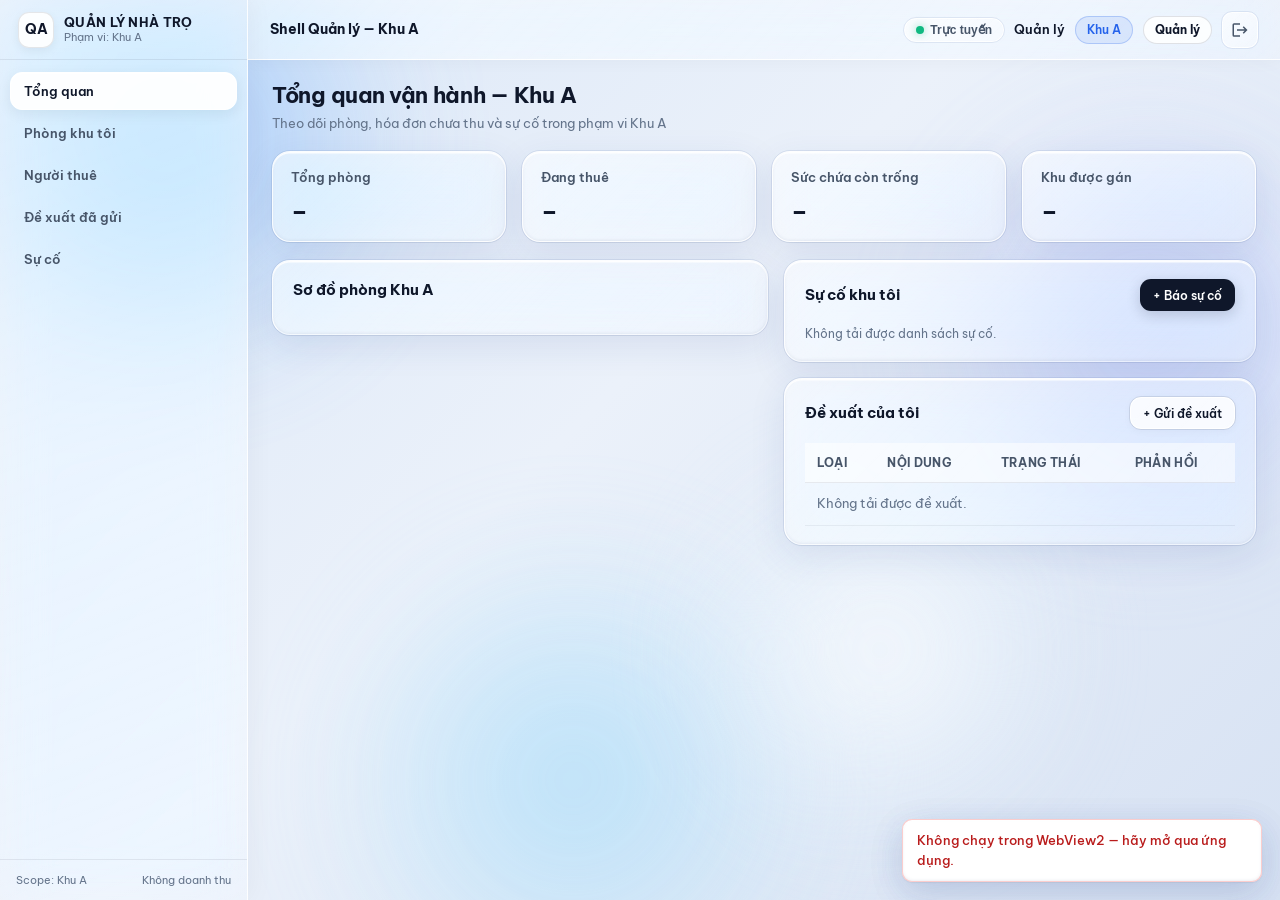
<file: QuanLyTro/Assets/wwwroot/quanly/index.html>
<!DOCTYPE html>
<html lang="vi">
<head>
  <meta charset="UTF-8" />
  <meta name="viewport" content="width=device-width, initial-scale=1.0" />
  <title>Shell Quản lý (Khu A) — Quản lý nhà trọ</title>
  <link rel="preconnect" href="https://fonts.googleapis.com" />
  <link rel="preconnect" href="https://fonts.gstatic.com" crossorigin />
  <link href="https://fonts.googleapis.com/css2?family=Be+Vietnam+Pro:wght@400;500;600;700&family=JetBrains+Mono:wght@500;600;700&display=swap" rel="stylesheet" />
  <link rel="stylesheet" href="../shared/css/tokens.css?v=2" />
  <link rel="stylesheet" href="../shared/css/base.css?v=2" />
  <link rel="stylesheet" href="quanly.css?v=2" />
</head>
<body class="glass-role-compat">
  <div class="glass-orbs" aria-hidden="true"><span class="orb orb-1"></span><span class="orb orb-2"></span><span class="orb orb-3"></span><span class="orb orb-4"></span></div>
  <div class="drawer-backdrop" id="drawerBackdrop"></div>
  <section id="s03" class="screen-view active">
<div class="app-shell">
          <aside class="sidebar" id="sidebarS03" aria-label="Menu Quản lý">
            <div class="sidebar-brand">
              <div class="brand-left">
                <div class="brand-mark">QA</div>
                <div><div class="brand-text-title">QUẢN LÝ NHÀ TRỌ</div><div class="brand-text-sub">Phạm vi: Khu A</div></div>
              </div>
              <button type="button" class="sidebar-close-btn" data-close-drawer="true" aria-label="Đóng menu">✕</button>
            </div>
            <ul class="sidebar-nav">
              <li><button type="button" class="nav-btn active" data-goto="s03"><span>Tổng quan</span></button></li>
              <li><button type="button" class="nav-btn" data-goto="s04"><span>Phòng khu tôi</span></button></li>
              <li><button type="button" class="nav-btn" data-goto="s05"><span>Người thuê</span></button></li>
              <li><button type="button" class="nav-btn" data-scroll="managerProposalsCard"><span>Đề xuất đã gửi</span></button></li>
              <li><button type="button" class="nav-btn" data-scroll="managerIncidentsCard"><span>Sự cố</span></button></li>
            </ul>
            <div class="sidebar-footer"><span>Scope: Khu A</span><span>Không doanh thu</span></div>
          </aside>

          <div class="shell-main">
            <header class="userbar">
              <div class="userbar-left">
                <button type="button" class="menu-toggle-btn" data-open-drawer="sidebarS03" aria-label="Mở menu">
                  <svg class="ms-icon" viewBox="0 0 24 24" width="20" height="20" fill="currentColor" aria-hidden="true"><path d="M3 6h18v2H3V6zm0 5h18v2H3v-2zm0 5h18v2H3v-2z"/></svg>
                </button>
                <span class="userbar-context">Shell Quản lý — Khu A</span>
              </div>
              <div class="userbar-right">
                <button type="button" class="conn-status" data-toggle-conn="true"><span class="conn-dot"></span><span>Trực tuyến</span></button>
                <span class="user-name">Quản lý</span>
                <span class="area-chip">Khu A</span>
                <span class="role-pill">Quản lý</span>
                <button type="button" class="icon-btn danger" data-goto="s01" title="Đăng xuất" aria-label="Đăng xuất">
                  <svg class="ms-icon" viewBox="0 0 24 24" width="18" height="18" fill="currentColor" aria-hidden="true"><path d="M17 7l-1.4 1.4L18.2 11H8v2h10.2l-2.6 2.6L17 17l5-5-5-5zM4 5h8V3H4a2 2 0 0 0-2 2v14a2 2 0 0 0 2 2h8v-2H4V5z"/></svg>
                </button>
              </div>
            </header>

            <main class="content">
              <div class="page-header">
                <div>
                  <h1 class="page-title">Tổng quan vận hành — Khu A</h1>
                  <p class="page-subtitle">Theo dõi phòng, hóa đơn chưa thu và sự cố trong phạm vi Khu A</p>
                </div>
              </div>

              <div class="kpi-grid">
                <div class="kpi-card"><div class="kpi-label">Tổng phòng</div><div class="kpi-value tabular" id="mgKpiPhong">–</div></div>
                <div class="kpi-card"><div class="kpi-label">Đang thuê</div><div class="kpi-value tabular" id="mgKpiDangThue">–</div></div>
                <div class="kpi-card"><div class="kpi-label">Sức chứa còn trống</div><div class="kpi-value tabular" id="mgKpiTrong">–</div></div>
                <div class="kpi-card"><div class="kpi-label">Khu được gán</div><div class="kpi-value tabular" id="mgKpiKhu">–</div></div>
              </div>

              <div class="manager-split">
                <div class="card">
                  <div class="card-header"><h2 class="card-title">Sơ đồ phòng Khu A</h2></div>
                  <div class="room-tile-grid" id="managerRoomGrid"></div>
                </div>
                <div style="display:flex; flex-direction:column; gap:16px;">
                  <div class="card" id="managerIncidentsCard">
                    <div class="card-header">
                      <h2 class="card-title">Sự cố khu tôi</h2>
                      <button type="button" class="btn btn-primary btn-sm" id="btnManagerReportIssue">+ Báo sự cố</button>
                    </div>
                    <div id="managerIncidentsList"></div>
                  </div>
                  <div class="card" id="managerProposalsCard">
                    <div class="card-header">
                      <h2 class="card-title">Đề xuất của tôi</h2>
                      <button type="button" class="btn btn-secondary btn-sm" id="btnManagerNewProposal">+ Gửi đề xuất</button>
                    </div>
                    <div class="table-wrap">
                      <table class="data-table">
                        <thead><tr><th>Loại</th><th>Nội dung</th><th>Trạng thái</th><th>Phản hồi</th></tr></thead>
                        <tbody id="managerProposalsBody">
                          <tr><td colspan="4" style="color:var(--text-muted);">Đang tải...</td></tr>
                        </tbody>
                      </table>
                    </div>
                  </div>
                </div>
              </div>
            </main>
          </div>
        </div>
  </section>
    <section id="s04" class="screen-view">
<div class="app-shell">
          <aside class="sidebar" id="sidebarS04" aria-label="Menu Quản lý">
            <div class="sidebar-brand"><div class="brand-left"><div class="brand-mark">QA</div><div><div class="brand-text-title">QUẢN LÝ NHÀ TRỌ</div><div class="brand-text-sub">Phạm vi: Khu A</div></div></div><button type="button" class="sidebar-close-btn" data-close-drawer="true" aria-label="Đóng menu">✕</button></div>
            <ul class="sidebar-nav"><li><button type="button" class="nav-btn" data-goto="s03"><span>Tổng quan</span></button></li><li><button type="button" class="nav-btn active" data-goto="s04"><span>Phòng khu tôi</span></button></li><li><button type="button" class="nav-btn" data-goto="s05"><span>Người thuê</span></button></li><li><button type="button" class="nav-btn" data-scroll="managerProposalsCard"><span>Đề xuất đã gửi</span></button></li><li><button type="button" class="nav-btn" data-scroll="managerIncidentsCard"><span>Sự cố</span></button></li></ul>
            <div class="sidebar-footer"><span>Scope: Khu A</span><span>Không doanh thu</span></div>
          </aside>
          <div class="shell-main">
            <header class="userbar"><div class="userbar-left"><span class="userbar-context">Phòng khu tôi</span></div></header>
            <div class="legacy-panes" style="padding:16px;">
<div id="tab-phong" hidden>
        <div class="toolbar">
          <input class="inp" id="room-search" placeholder="Tìm phòng…" style="width:170px" oninput="renderManagerRooms()">
          <select class="inp" id="room-trang_thai" onchange="renderManagerRooms()"><option value="">Tất cả trạng thái</option><option value="Trong">Trống</option><option value="DaThue">Đang thuê</option><option value="BaoTri">Bảo trì</option></select>
          <span class="spacer"></span>
          <button class="btn btn-outline btn-sm" onclick="UIChrome.showToast('Chủ trọ quản lý việc thêm phòng.')"><i class="fas fa-plus"></i> Thêm (F1)</button>
          <button class="btn btn-outline btn-sm" id="btn-edit-room" onclick="editSelectedManagerRoom()" disabled title="Chọn một phòng trong bảng để sửa"><i class="fas fa-edit"></i> Sửa (F2)</button>
          <button class="btn btn-danger btn-sm" id="btn-del-room" disabled title="Chủ trọ quản lý việc xóa phòng"><i class="fas fa-trash"></i> Xóa</button>
        </div>
        <div class="tblwrap">
        <table class="tbl">
          <thead>
            <tr><th>Số phòng</th><th class="num">Giá/tháng</th><th class="num">Sức chứa</th><th class="num">Đang ở</th><th>Trạng thái</th><th>Mô tả</th><th></th></tr>
          </thead>
          <tbody id="phong-body"><tr><td colspan="7" style="color:var(--dim)">Đang tải phòng…</td></tr></tbody>
        </table>
        <div class="tblfoot"><span id="phong-count">Tổng: 0 bản ghi</span><span>Đã đồng bộ với Server</span></div>
        </div>
      </div>

      <!-- TENANTS -->
            </div>
          </div>
</div>
  </section>
  <section id="s05" class="screen-view">
<div class="app-shell">
          <aside class="sidebar" id="sidebarS05" aria-label="Menu Quản lý">
            <div class="sidebar-brand"><div class="brand-left"><div class="brand-mark">QA</div><div><div class="brand-text-title">QUẢN LÝ NHÀ TRỌ</div><div class="brand-text-sub">Phạm vi: Khu A</div></div></div><button type="button" class="sidebar-close-btn" data-close-drawer="true" aria-label="Đóng menu">✕</button></div>
            <ul class="sidebar-nav"><li><button type="button" class="nav-btn" data-goto="s03"><span>Tổng quan</span></button></li><li><button type="button" class="nav-btn" data-goto="s04"><span>Phòng khu tôi</span></button></li><li><button type="button" class="nav-btn active" data-goto="s05"><span>Người thuê</span></button></li><li><button type="button" class="nav-btn" data-scroll="managerProposalsCard"><span>Đề xuất đã gửi</span></button></li><li><button type="button" class="nav-btn" data-scroll="managerIncidentsCard"><span>Sự cố</span></button></li></ul>
            <div class="sidebar-footer"><span>Scope: Khu A</span><span>Không doanh thu</span></div>
          </aside>
          <div class="shell-main">
            <header class="userbar"><div class="userbar-left"><span class="userbar-context">Người thuê khu tôi</span></div></header>
            <div class="legacy-panes" style="padding:16px;">
<div id="tab-khach_thue" hidden>
        <div class="toolbar">
          <label style="color:var(--muted);font-size:11.5px">Phòng</label>
          <select class="inp" id="tenant-room" style="width:170px" onchange="renderManagerTenants()"></select>
          <input class="inp" id="tenant-search" placeholder="Tìm tên / CCCD / SĐT…" style="width:220px" oninput="renderManagerTenants()">
          <button class="btn btn-primary btn-sm" onclick="UIChrome.showToast('Liên hệ Chủ trọ để mở tài khoản khách thuê mới.')"><i class="fas fa-user-plus"></i> Thêm</button>
          <span class="spacer"></span>
          <span style="font-size:10.5px;color:var(--dim)"><i class="fas fa-key" style="color:var(--terracotta)"></i> Mật khẩu mặc định = 6 số cuối CCCD</span>
        </div>
        <div class="tblwrap">
        <table class="tbl">
          <thead><tr><th>Phòng</th><th>Trạng thái</th><th>Họ tên</th><th>CCCD</th><th>Ngày sinh</th><th>SĐT</th><th>Quê quán</th><th>Tài khoản</th><th>Tạm trú</th><th></th></tr></thead>
          <tbody id="khach_thue-body"><tr><td colspan="10" style="color:var(--dim)">Đang tải người thuê…</td></tr></tbody>
        </table>
        <div class="tblfoot"><span id="tenant-count">Tổng: 0 bản ghi</span><span>Đã đồng bộ với Server</span></div>
        </div>
        <div class="rowbn">
          <button class="btn btn-outline btn-sm" onclick="UIChrome.showToast('Chọn khách trong bảng để xem; chi tiết do Chủ trọ quản lý.')"><i class="fas fa-edit"></i> Sửa</button>
          <button class="btn btn-outline btn-sm" onclick="UIChrome.showToast('Chuyển phòng do Chủ trọ quản lý.')"><i class="fas fa-arrows-alt-h"></i> Chuyển phòng</button>
          <button class="btn btn-outline btn-sm" onclick="UIChrome.showToast('Trả phòng do Chủ trọ quản lý.')"><i class="fas fa-sign-out-alt"></i> Trả phòng</button>
          <button class="btn btn-danger btn-sm" onclick="UIChrome.showToast('Xóa hồ sơ do Chủ trọ quản lý.')"><i class="fas fa-user-slash"></i> Xóa hồ sơ</button>
        </div>
      </div>

      <!-- CONTRACTS -->
            </div>
          </div>
</div>
  </section>
  <div class="modal-backdrop" id="appModal" role="dialog" aria-modal="true" aria-labelledby="modalTitle">
    <div class="modal-box">
      <div class="card-header" style="margin-bottom:12px;"><h2 class="card-title" id="modalTitle">Thông báo</h2><button type="button" class="icon-btn" id="closeModalBtn" aria-label="Đóng">✕</button></div>
      <div id="modalBody"></div>
    </div>
  </div>
  <div class="toast-stack" id="toastStack" aria-live="polite"></div>
  <script src="../shared/js/bridge.js?v=2"></script>
  <script src="../shared/js/ui.js?v=2"></script>
  <script src="../shared/js/chrome.js?v=2"></script>
  <script src="../shared/js/vendor/qrcode.min.js?v=2"></script>
  <script src="main.js?v=4"></script>
</body>
</html>
</file>
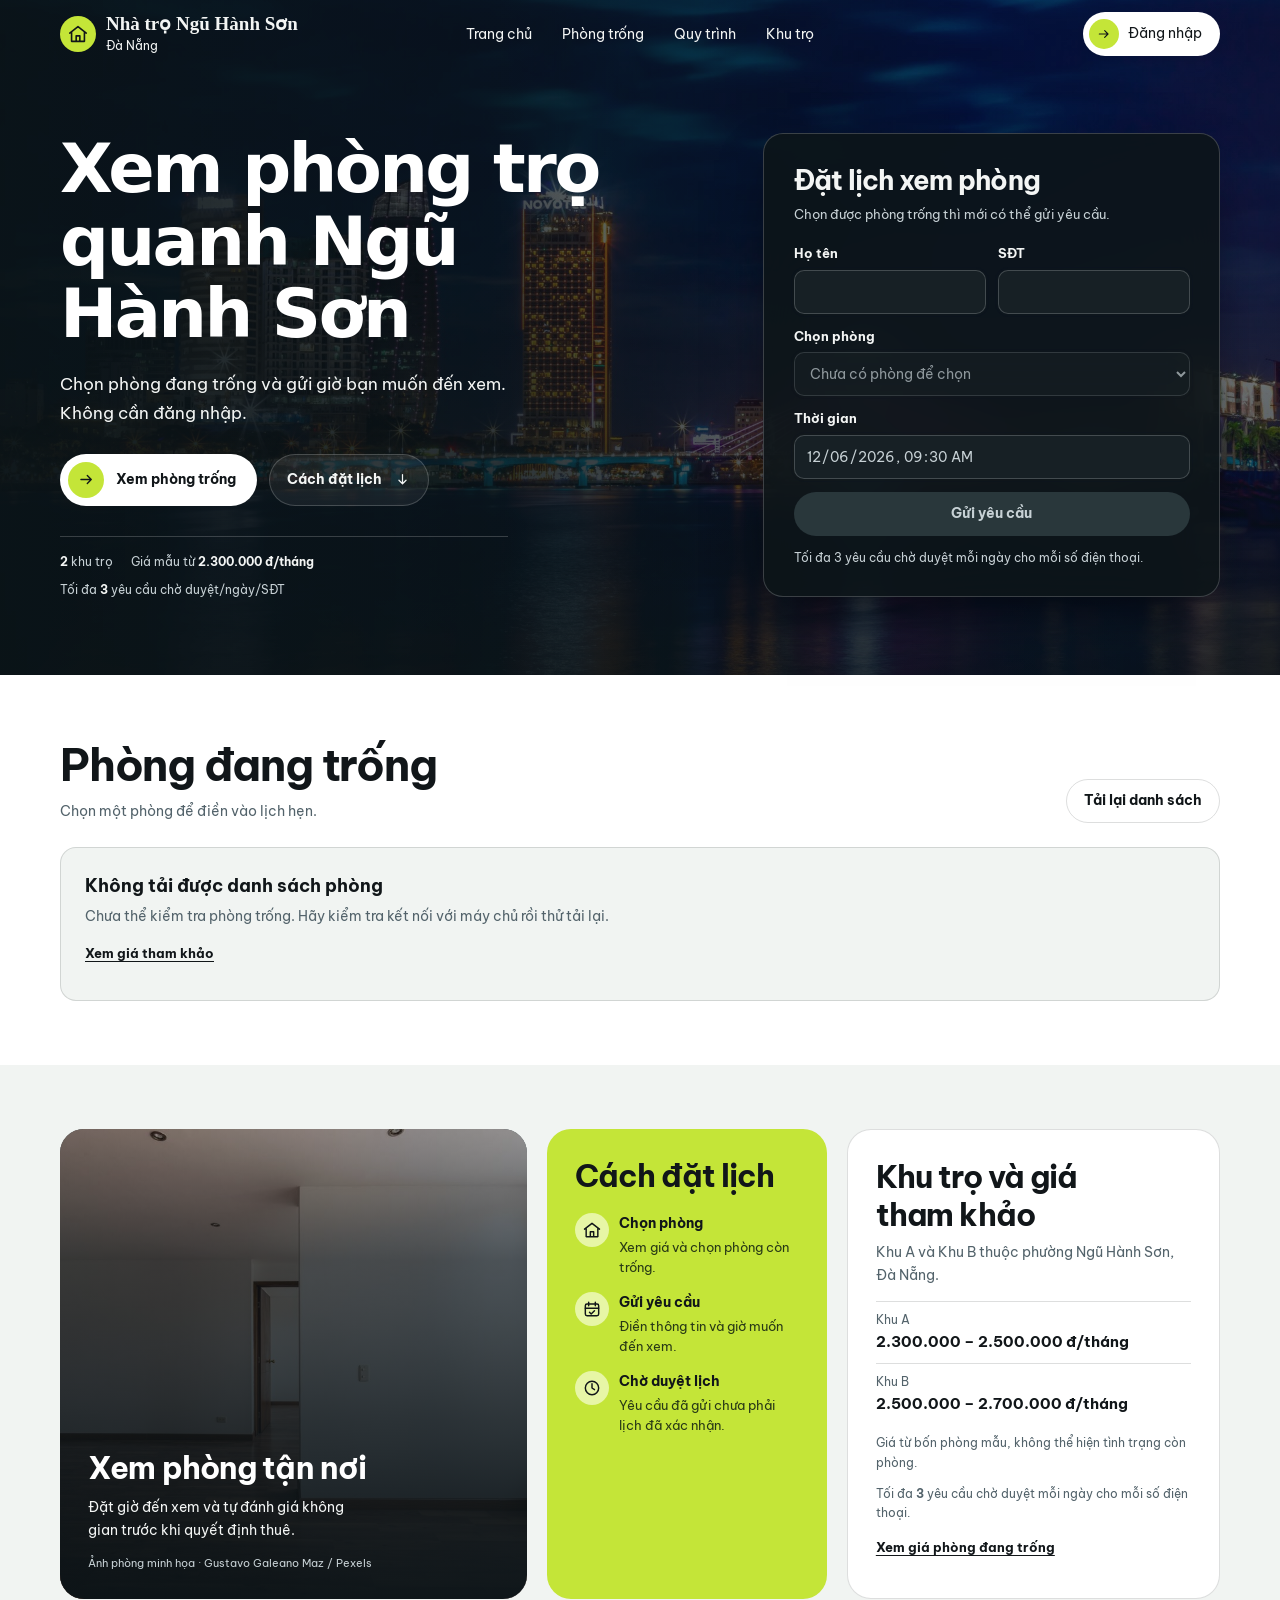
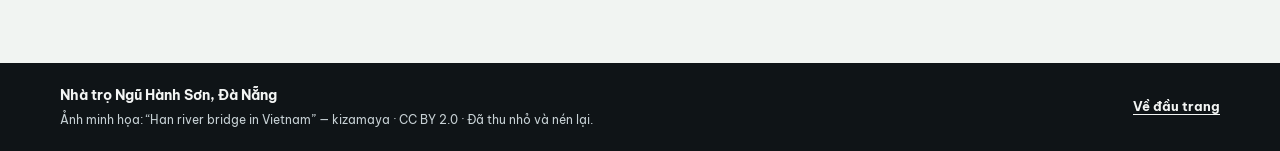
<file: QuanLyTro/Assets/wwwroot/datlich.html>
<!DOCTYPE html>
<html lang="vi">
<head>
  <meta charset="UTF-8" />
  <meta name="viewport" content="width=device-width, initial-scale=1.0" />
  <title>Đặt lịch xem phòng — Quản lý nhà trọ</title>
  <link rel="stylesheet" href="shared/css/tokens.css?v=2" />
  <link rel="stylesheet" href="shared/css/base.css?v=2" />
  <link rel="stylesheet" href="datlich.css" />
  <script src="datlich-nav.js" defer></script>
</head>
<body class="booking-document">
  <div id="s08b" class="screen-view active public-page booking-page">
    <header class="booking-top">
      <div class="booking-wrap booking-header">
        <a class="booking-brand" href="#trang-chu">
          <span class="booking-brand-mark" aria-hidden="true">
            <svg class="booking-icon" viewBox="0 0 24 24" width="22" height="22"><path d="m3 11 9-7 9 7M5 10v10h14V10M10 20v-6h4v6" /></svg>
          </span>
          <span><strong>Nhà trọ Ngũ Hành Sơn</strong><small>Đà Nẵng</small></span>
        </a>
        <nav class="booking-nav" aria-label="Điều hướng trang đặt lịch">
          <a href="#trang-chu">Trang chủ</a>
          <a href="#phong-trong">Phòng trống</a>
          <a href="#quy-trinh">Quy trình</a>
          <a href="#khu-tro">Khu trọ</a>
        </nav>
        <a class="booking-pill booking-login" href="auth/index.html" data-goto="s01">
          <span class="booking-arrow" aria-hidden="true"><svg class="booking-icon" viewBox="0 0 24 24" width="16" height="16"><path d="M5 12h13m-5-5 5 5-5 5" /></svg></span>
          Đăng nhập
        </a>
      </div>
    </header>

    <main>
      <section class="booking-hero" id="trang-chu" aria-labelledby="bookingTitle">
        <div class="booking-wrap booking-hero-layout">
          <div class="booking-hero-copy">
            <h1 id="bookingTitle">Xem phòng trọ <span>quanh Ngũ Hành Sơn</span></h1>
            <p>Chọn phòng đang trống và gửi giờ bạn muốn đến xem. Không cần đăng nhập.</p>
            <div class="booking-actions">
              <a class="booking-pill booking-pill-white" href="#phong-trong">
                <span class="booking-arrow" aria-hidden="true"><svg class="booking-icon" viewBox="0 0 24 24" width="19" height="19"><path d="M5 12h13m-5-5 5 5-5 5" /></svg></span>
                Xem phòng trống
              </a>
              <a class="booking-pill booking-pill-ghost" href="#quy-trinh">
                Cách đặt lịch
                <svg class="booking-icon" viewBox="0 0 24 24" width="17" height="17" aria-hidden="true" focusable="false"><path d="M12 5v13m-5-5 5 5 5-5" /></svg>
              </a>
            </div>
            <ul class="booking-trust" role="list">
              <li><strong>2</strong> khu trọ</li>
              <li>Giá mẫu từ <strong>2.300.000 đ/tháng</strong></li>
              <li>Tối đa <strong>3</strong> yêu cầu chờ duyệt/ngày/SĐT</li>
            </ul>
          </div>

          <section class="booking-form-card" id="dat-lich" aria-labelledby="bookingFormTitle">
            <h2 id="bookingFormTitle">Đặt lịch xem phòng</h2>
            <p class="booking-lead" id="bookingFormNote" role="status">Chọn được phòng trống thì mới có thể gửi yêu cầu.</p>
            <form id="publicBookingForm" novalidate>
              <fieldset id="bookingFields" disabled>
                <div class="booking-contact">
                  <div class="field"><label for="bookHoTen">Họ tên</label><input id="bookHoTen" class="input" autocomplete="name" required /></div>
                  <div class="field"><label for="bookSdt">SĐT</label><input id="bookSdt" class="input" type="tel" autocomplete="tel" required /></div>
                </div>
                <div class="field">
                  <label for="bookPhong">Chọn phòng</label>
                  <select id="bookPhong" class="select" required><option value="">Chưa có phòng để chọn</option></select>
                </div>
                <div class="field"><label for="bookThoiGian">Thời gian</label><input id="bookThoiGian" class="input" type="datetime-local" required /></div>
                <p id="bookingFeedback" class="booking-feedback" role="status"></p>
                <button type="submit" class="booking-pill booking-submit" id="bookingSubmit">Gửi yêu cầu</button>
              </fieldset>
              <p class="booking-limit">Tối đa 3 yêu cầu chờ duyệt mỗi ngày cho mỗi số điện thoại.</p>
            </form>
          </section>
        </div>
      </section>

      <section class="booking-wrap booking-rooms" id="phong-trong" aria-labelledby="vacantTitle">
        <div class="booking-rooms-head">
          <div>
            <h2 id="vacantTitle" tabindex="-1">Phòng đang trống</h2>
            <p class="booking-lead">Chọn một phòng để điền vào lịch hẹn.</p>
          </div>
          <div class="booking-refresh">
            <p><span id="roomsUpdated" class="tabular" hidden></span><span id="roomRefreshWarning" role="status"></span></p>
            <button type="button" class="booking-pill booking-pill-outline" id="retryVacantRooms" hidden>Tải lại danh sách</button>
          </div>
        </div>
        <div class="vacant-grid" id="publicVacantGrid" hidden></div>
        <div class="booking-state" id="publicRoomState">
          <div role="status">
            <h3 id="roomStateTitle">Đang tải danh sách phòng…</h3>
            <p id="roomStateMessage">Danh sách phòng sẽ xuất hiện khi tải xong.</p>
          </div>
          <a class="booking-link" id="roomStateActions" href="#khu-tro" hidden>Xem giá tham khảo</a>
        </div>
      </section>

      <div class="booking-bento-area">
        <div class="booking-wrap booking-bento">
          <section class="booking-visit" aria-labelledby="visitTitle">
            <img class="booking-visit-photo" src="assets/visit-room.jpg" alt="Ảnh minh họa phòng trống có cửa sổ, không phải phòng đang cho thuê." width="1200" height="800" loading="lazy" decoding="async" />
            <div>
              <h2 id="visitTitle">Xem phòng tận nơi</h2>
              <p>Đặt giờ đến xem và tự đánh giá không gian trước khi quyết định thuê.</p>
              <small class="booking-visit-caption">Ảnh phòng minh họa · Gustavo Galeano Maz / Pexels</small>
            </div>
          </section>

          <section class="booking-process" id="quy-trinh" aria-labelledby="processTitle">
            <h2 id="processTitle">Cách đặt lịch</h2>
            <ol class="booking-steps" role="list">
              <li><svg class="booking-icon booking-step-icon" viewBox="0 0 24 24" aria-hidden="true"><path d="m3 11 9-7 9 7M5 10v10h14V10M10 20v-6h4v6" /></svg><div><h3>Chọn phòng</h3><p>Xem giá và chọn phòng còn trống.</p></div></li>
              <li><svg class="booking-icon booking-step-icon" viewBox="0 0 24 24" aria-hidden="true"><rect x="4" y="6" width="16" height="14" rx="2" /><path d="M8 4v4m8-4v4M4 11h16m-11 5 2 2 4-4" /></svg><div><h3>Gửi yêu cầu</h3><p>Điền thông tin và giờ muốn đến xem.</p></div></li>
              <li><svg class="booking-icon booking-step-icon" viewBox="0 0 24 24" aria-hidden="true"><circle cx="12" cy="12" r="8" /><path d="M12 7v5l3 2" /></svg><div><h3>Chờ duyệt lịch</h3><p>Yêu cầu đã gửi chưa phải lịch đã xác nhận.</p></div></li>
            </ol>
          </section>

          <section class="booking-area" id="khu-tro" aria-labelledby="areaTitle">
            <h2 id="areaTitle">Khu trọ và giá tham khảo</h2>
            <p class="booking-lead">Khu A và Khu B thuộc phường Ngũ Hành Sơn, Đà Nẵng.</p>
            <dl class="booking-rates tabular" aria-label="Giá thuê tham khảo theo khu">
              <div><dt>Khu A</dt><dd>2.300.000 – 2.500.000 đ/tháng</dd></div>
              <div><dt>Khu B</dt><dd>2.500.000 – 2.700.000 đ/tháng</dd></div>
            </dl>
            <p class="booking-rates-note">Giá từ bốn phòng mẫu, không thể hiện tình trạng còn phòng.</p>
            <p class="booking-area-limit">Tối đa <strong>3</strong> yêu cầu chờ duyệt mỗi ngày cho mỗi số điện thoại.</p>
            <a class="booking-link" href="#phong-trong">Xem giá phòng đang trống</a>
          </section>
        </div>
      </div>
    </main>

    <footer class="booking-footer">
      <div class="booking-wrap">
        <div>
          <strong>Nhà trọ Ngũ Hành Sơn, Đà Nẵng</strong>
          <small>Ảnh minh họa: “Han river bridge in Vietnam” — kizamaya · CC BY 2.0 · Đã thu nhỏ và nén lại.</small>
        </div>
        <a class="booking-link" href="#trang-chu">Về đầu trang</a>
      </div>
    </footer>
  </div>

  <script src="shared/js/bridge.js?v=2"></script>
  <script src="shared/js/ui.js"></script>
  <script>
    (function () {
      const grid = document.getElementById("publicVacantGrid");
      const state = document.getElementById("publicRoomState");
      const stateTitle = document.getElementById("roomStateTitle");
      const stateMessage = document.getElementById("roomStateMessage");
      const stateActions = document.getElementById("roomStateActions");
      const retry = document.getElementById("retryVacantRooms");
      const select = document.getElementById("bookPhong");
      const fields = document.getElementById("bookingFields");
      const note = document.getElementById("bookingFormNote");
      const form = document.getElementById("publicBookingForm");
      const submit = document.getElementById("bookingSubmit");
      const feedback = document.getElementById("bookingFeedback");
      const nameInput = document.getElementById("bookHoTen");
      const timeInput = document.getElementById("bookThoiGian");
      const updated = document.getElementById("roomsUpdated");
      const refreshWarning = document.getElementById("roomRefreshWarning");
      const readyNote = "Lịch hẹn cần được duyệt sau khi bạn gửi yêu cầu.";
      let loadingRooms = false;
      let vacantRooms = [];
      let renderedRooms = null;
      let pendingRooms = null;
      let pendingUpdatedAt = "";

      function esc(s) {
        return String(s).replace(/[&<>"']/g, function (c) {
          return { "&": "&amp;", "<": "&lt;", ">": "&gt;", '"': "&quot;", "'": "&#39;" }[c];
        });
      }

      function formatVnd(n) {
        return n.toLocaleString("vi-VN") + " đ/tháng";
      }

      function setDefaultBookingTime() {
        const tomorrow = new Date();
        tomorrow.setDate(tomorrow.getDate() + 1);
        tomorrow.setHours(9, 30, 0, 0);
        const pad = n => String(n).padStart(2, "0");
        timeInput.value = tomorrow.getFullYear() + "-" + pad(tomorrow.getMonth() + 1) + "-" + pad(tomorrow.getDate()) + "T09:30";
      }

      function renderVacantRooms(rooms) {
        const snapshot = JSON.stringify(rooms.map(room => [room.phongId, room.soPhong, room.tenKhu, room.giaThue]));
        if (snapshot === renderedRooms) return;
        renderedRooms = snapshot;
        const selected = select.value;
        const ready = rooms.length > 0;
        const selectionLost = selected && !rooms.some(room => String(room.phongId) === selected);
        fields.disabled = !ready;
        note.textContent = selectionLost ? "Phòng bạn chọn không còn trống. Vui lòng chọn phòng khác." :
          ready ? readyNote : "Chọn được phòng trống thì mới có thể gửi yêu cầu.";
        select.replaceChildren(new Option(ready ? "Chọn phòng muốn xem" : "Chưa có phòng để chọn", ""));
        grid.innerHTML = rooms.map(function (room) {
          const roomLabel = "Phòng " + room.soPhong;
          const price = formatVnd(room.giaThue);
          select.add(new Option(roomLabel + " — " + room.tenKhu + " (" + price + ")", room.phongId));
          return '<article class="vacant-card">' +
            '<div class="booking-room-top"><h3 class="vacant-room-num">' + esc(roomLabel) + '</h3><span class="booking-room-stock">Trống</span></div>' +
            '<p class="booking-room-zone">' + esc(room.tenKhu) + '</p>' +
            '<p class="booking-room-price tabular">' + esc(price) + '</p>' +
            '<button type="button" class="booking-pill booking-pill-outline" aria-label="Đặt lịch xem ' + esc(roomLabel) + '" data-pick-room="' + room.phongId + '">Đặt lịch xem</button></article>';
        }).join("");
        if (selected && !selectionLost) select.value = selected;
        grid.hidden = !ready;
        state.hidden = ready;
        if (!ready) {
          stateTitle.textContent = "Hiện chưa có phòng trống";
          stateMessage.textContent = "Chưa thể đặt lịch lúc này. Bạn có thể xem quy trình đặt lịch hoặc tải lại danh sách sau.";
        }
      }

      function applyPendingRooms() {
        // Let focus settle before replacing controls or hiding their container.
        const active = document.activeElement;
        if (pendingRooms === null || active === select || grid.contains(active) ||
            (pendingRooms.length && state.contains(active)) ||
            (!pendingRooms.length && fields.contains(active))) return;
        const rooms = pendingRooms;
        pendingRooms = null;
        renderVacantRooms(rooms);
        updated.textContent = pendingUpdatedAt;
        updated.hidden = false;
      }

      async function loadVacantRooms() {
        if (loadingRooms) return;
        loadingRooms = true;
        retry.ariaBusy = "true";
        try {
          const res = await window.QuanLyTroBridge.invoke("PHONG_LAY_TRONG_PUBLIC", {});
          if (!res?.success || !Array.isArray(res.data) || !res.data.every(room =>
            Number.isInteger(room?.phongId) && room.phongId > 0 && typeof room.soPhong === "string" &&
            typeof room.tenKhu === "string" && Number.isFinite(room.giaThue) && room.giaThue >= 0)) {
            throw new Error("Danh sách phòng không hợp lệ.");
          }
          vacantRooms = res.data;
          pendingRooms = res.data;
          pendingUpdatedAt = "Cập nhật lần cuối " + new Date().toLocaleTimeString("vi-VN", { hour: "2-digit", minute: "2-digit" });
          applyPendingRooms();
          refreshWarning.textContent = "";
        } catch {
          if (renderedRooms === null) {
            fields.disabled = true;
            stateTitle.textContent = "Không tải được danh sách phòng";
            stateMessage.textContent = "Chưa thể kiểm tra phòng trống. Hãy kiểm tra kết nối với máy chủ rồi thử tải lại.";
          } else {
            refreshWarning.textContent = "Danh sách chưa cập nhật. Đang giữ kết quả lần trước; bạn có thể tải lại.";
          }
        } finally {
          loadingRooms = false;
          retry.ariaBusy = "false";
          retry.hidden = false;
          stateActions.hidden = false;
        }
      }

      document.addEventListener("focusout", function () {
        if (pendingRooms !== null) requestAnimationFrame(applyPendingRooms);
      });
      select.addEventListener("change", function () {
        if (vacantRooms.some(room => String(room.phongId) === select.value)) note.textContent = readyNote;
      });

      retry.addEventListener("click", loadVacantRooms);
      grid.addEventListener("click", function (e) {
        const button = e.target.closest("[data-pick-room]");
        if (!button) return;
        if (vacantRooms.some(room => String(room.phongId) === button.dataset.pickRoom)) {
          select.value = button.dataset.pickRoom;
          note.textContent = readyNote;
          nameInput.focus({ preventScroll: true });
          document.getElementById("dat-lich").scrollIntoView({ block: "start" });
        } else {
          // The list changed while the visitor was using this button.
          note.textContent = "Phòng bạn chọn không còn trống. Vui lòng chọn phòng khác.";
          document.getElementById("vacantTitle").focus({ preventScroll: true });
        }
      });

      form.addEventListener("submit", async function (e) {
        e.preventDefault();
        if (fields.disabled || submit.disabled) return;
        const hoTen = nameInput.value.trim();
        const soDienThoai = document.getElementById("bookSdt").value.trim();
        const phongId = Number(select.value);
        const thoiGian = timeInput.value.trim();
        const picked = vacantRooms.find(room => room.phongId === phongId);
        feedback.dataset.tone = "error";
        if (!hoTen || !soDienThoai || !picked || !thoiGian) {
          feedback.textContent = "Vui lòng nhập đầy đủ họ tên, số điện thoại, phòng và thời gian.";
          return;
        }

        submit.disabled = true;
        submit.textContent = "Đang gửi…";
        feedback.textContent = "";
        try {
          const res = await window.QuanLyTroBridge.invoke("KHACH_THUE_DAT_LICH", { phongId, hoTen, soDienThoai, thoiGian });
          if (!res?.success) throw new Error(res?.message || "Không thể đặt lịch xem phòng.");
          feedback.dataset.tone = "success";
          feedback.textContent = "Đã gửi yêu cầu xem phòng " + picked.soPhong + ". Lịch đang chờ duyệt.";
        } catch (err) {
          const msg = err?.message;
          feedback.textContent = msg && !msg.startsWith("Timeout:") ? msg : "Không nhận được phản hồi. Hãy kiểm tra kết nối.";
        } finally {
          submit.disabled = false;
          submit.textContent = "Gửi yêu cầu";
        }
      });

      setDefaultBookingTime();
      loadVacantRooms();
      startAutoRefresh(loadVacantRooms, 30000);
    })();
  </script>
</body>
</html>
</file>
<file: QuanLyTro/Assets/wwwroot/shared/css/tokens.css>
:root {
      --ink: #0F172A;
      --ink-hover: #1E293B;
      --accent: #2563EB;
      --accent-soft: rgba(37, 99, 235, 0.10);
      --accent-border: rgba(37, 99, 235, 0.24);

      --navy: #0F172A;
      --navy-hover: #1E293B;
      --navy-soft: rgba(15, 23, 42, 0.06);
      --navy-border: rgba(15, 23, 42, 0.14);

      --gold: #2563EB;
      --gold-bg: rgba(37, 99, 235, 0.09);
      --gold-border: rgba(37, 99, 235, 0.22);
      --gold-text: #1D4ED8;

      --glass-bg: linear-gradient(135deg, rgba(255, 255, 255, 0.56) 0%, rgba(255, 255, 255, 0.28) 100%);
      --glass-bg-strong: linear-gradient(135deg, rgba(255, 255, 255, 0.68) 0%, rgba(255, 255, 255, 0.38) 100%);
      --glass-bg-pure: rgba(255, 255, 255, 0.78);
      --glass-border: rgba(255, 255, 255, 0.85);
      --glass-border-dim: rgba(255, 255, 255, 0.38);
      --glass-outline: rgba(30, 58, 138, 0.09);
      --glass-blur: blur(22px) saturate(190%);
      --glass-shadow: 0 10px 36px rgba(30, 58, 138, 0.10), 0 1px 2px rgba(15, 23, 42, 0.04), inset 0 1.5px 1px rgba(255, 255, 255, 0.95), inset 0 -1px 3px rgba(148, 163, 184, 0.16);
      --glass-shadow-lg: 0 20px 50px rgba(30, 58, 138, 0.15), inset 0 1.5px 1.5px rgba(255, 255, 255, 0.98), inset 0 -1px 4px rgba(148, 163, 184, 0.18);

      --text: #0F172A;
      --text-secondary: #475569;
      --text-muted: #64748B;
      --border: rgba(15, 23, 42, 0.08);
      --border-strong: rgba(15, 23, 42, 0.16);

      --green-bg: rgba(16, 185, 129, 0.11);
      --green-border: rgba(16, 185, 129, 0.26);
      --green-text: #047857;
      --green-dot: #10B981;

      --amber-bg: rgba(245, 158, 11, 0.11);
      --amber-border: rgba(245, 158, 11, 0.28);
      --amber-text: #B45309;
      --amber-dot: #F59E0B;

      --red-bg: rgba(239, 68, 68, 0.10);
      --red-border: rgba(239, 68, 68, 0.26);
      --red-text: #B91C1C;
      --red-dot: #EF4444;

      --row-hover: rgba(255, 255, 255, 0.78);

      --radius-sm: 10px;
      --radius-md: 18px;
      --radius-lg: 24px;

      --sidebar-w: 248px;
      --userbar-h: 60px;
      --switcher-h: 0px;
      --mobile-nav-h: 64px;
      --font-sans: "Be Vietnam Pro", -apple-system, BlinkMacSystemFont, "Segoe UI", sans-serif;
      --font-mono: "JetBrains Mono", ui-monospace, SFMono-Regular, monospace;
    }
</file>
<file: QuanLyTro/Assets/wwwroot/shared/css/base.css>
/* =========================================================================
       PURE WHITE GLASSMORPHISM ("TRẮNG KÍNH") — DESKTOP & MOBILE RESPONSIVE
       Apple-inspired Frosted White Glass · Airy Pearl Canvas · Minimalist Ink
       ========================================================================= */
    

    *, *::before, *::after { box-sizing: border-box; }

    html, body {
      margin: 0;
      padding: 0;
      font-family: var(--font-sans);
      font-size: 14px;
      line-height: 1.5;
      color: var(--text);
      /* Cool crystalline glass backdrop so frosted white glass refracts clearly */
      background: linear-gradient(135deg, #D9E6F7 0%, #EBF1FA 46%, #D7E2F3 100%);
      background-attachment: fixed;
      overflow-x: hidden;
      scrollbar-width: none;
      -webkit-font-smoothing: antialiased;
    }

    /* Chỉ ẩn thanh dọc của vùng nội dung; giữ thanh ngang khi bảng rộng. */
    :is(.shell-main > main, .shell-main > .legacy-panes, .tenant-content)::-webkit-scrollbar {
      width: 0;
    }

    .tabular, .mono { font-variant-numeric: tabular-nums; }
    .mono { font-family: var(--font-mono); }
    .ms-icon { display: inline-block; vertical-align: middle; flex-shrink: 0; }

    button:focus-visible, input:focus-visible, select:focus-visible, textarea:focus-visible, a:focus-visible, [tabindex]:focus-visible {
      outline: 2px solid var(--accent);
      outline-offset: 2px;
    }

    /* TOP FROSTED WHITE PREVIEW SWITCHER */
    .preview-switcher {
      position: sticky;
      top: 0;
      z-index: 950;
      height: var(--switcher-h);
      background: rgba(255, 255, 255, 0.48);
      backdrop-filter: var(--glass-blur);
      -webkit-backdrop-filter: var(--glass-blur);
      color: var(--text);
      display: flex;
      align-items: center;
      justify-content: space-between;
      padding: 0 14px;
      gap: 10px;
      border-bottom: 1px solid var(--glass-border);
      box-shadow: 0 2px 16px rgba(15, 23, 42, 0.05);
      font-size: 12px;
    }

    .preview-switcher-left {
      display: flex;
      align-items: center;
      gap: 5px;
      overflow-x: auto;
      scrollbar-width: none;
      flex: 1;
      padding: 4px 0;
    }
    .preview-switcher-left::-webkit-scrollbar { display: none; }

    .screen-pill {
      background: rgba(255, 255, 255, 0.65);
      color: var(--text-secondary);
      border: 1px solid rgba(15, 23, 42, 0.09);
      border-radius: 999px;
      padding: 5px 11px;
      font-family: inherit;
      font-size: 12px;
      font-weight: 600;
      cursor: pointer;
      white-space: nowrap;
      transition: all 0.16s ease;
    }
    .screen-pill:hover { background: #FFFFFF; color: var(--ink); border-color: rgba(15, 23, 42, 0.18); }
    .screen-pill.active {
      background: var(--ink);
      color: #FFFFFF;
      border-color: var(--ink);
      box-shadow: 0 4px 12px rgba(15, 23, 42, 0.18);
    }

    .viewport-toggle {
      display: inline-flex;
      background: rgba(15, 23, 42, 0.06);
      border: 1px solid rgba(255, 255, 255, 0.9);
      border-radius: 999px;
      padding: 2px;
      gap: 2px;
      flex-shrink: 0;
    }
    .vp-btn {
      background: transparent;
      border: none;
      color: var(--text-secondary);
      padding: 4px 10px;
      border-radius: 999px;
      font-family: inherit;
      font-size: 11px;
      font-weight: 600;
      cursor: pointer;
      display: inline-flex;
      align-items: center;
      gap: 4px;
      white-space: nowrap;
    }
    .vp-btn.active { background: #FFFFFF; color: var(--ink); box-shadow: 0 2px 6px rgba(15, 23, 42, 0.08); }

    /* STAGE WRAPPER */
    /* Floating ambient frosted light orbs behind all glass cards */
    .glass-orbs {
      position: fixed;
      inset: 0;
      z-index: 0;
      pointer-events: none;
      overflow: hidden;
    }
    .glass-orbs .orb {
      position: absolute;
      border-radius: 50%;
      filter: blur(55px);
      opacity: 0.85;
    }
    .glass-orbs .orb-1 {
      width: 460px; height: 460px;
      top: -90px; left: -60px;
      background: radial-gradient(circle, rgba(96, 165, 250, 0.55) 0%, rgba(147, 197, 253, 0.18) 65%, transparent 100%);
    }
    .glass-orbs .orb-2 {
      width: 420px; height: 420px;
      top: 120px; right: -80px;
      background: radial-gradient(circle, rgba(165, 180, 252, 0.55) 0%, rgba(199, 210, 254, 0.20) 65%, transparent 100%);
    }
    .glass-orbs .orb-3 {
      width: 480px; height: 480px;
      bottom: -120px; left: 26%;
      background: radial-gradient(circle, rgba(125, 211, 252, 0.50) 0%, rgba(186, 230, 253, 0.15) 65%, transparent 100%);
    }
    .glass-orbs .orb-4 {
      width: 340px; height: 340px;
      bottom: 80px; right: 18%;
      background: radial-gradient(circle, rgba(255, 255, 255, 0.92) 0%, rgba(224, 242, 254, 0.35) 65%, transparent 100%);
    }
    .stage-wrapper { position: relative; z-index: 1; min-height: calc(100vh - var(--switcher-h)); }
    body.sim-mobile .stage-wrapper {
      padding: 18px 12px 28px;
      display: flex;
      justify-content: center;
      align-items: flex-start;
    }
    .stage-frame { width: 100%; min-height: calc(100vh - var(--switcher-h)); position: relative; }
    body.sim-mobile .stage-frame {
      width: 390px;
      max-width: 100%;
      min-height: 780px;
      max-height: 820px;
      overflow-y: auto;
      overflow-x: hidden;
      border-radius: 32px;
      border: 6px solid rgba(255, 255, 255, 0.92);
      outline: 1px solid rgba(15, 23, 42, 0.14);
      box-shadow: 0 24px 60px rgba(15, 23, 42, 0.16);
      background-color: #EFF3F9;
      background-image:
        radial-gradient(at 15% 10%, rgba(255, 255, 255, 0.95) 0px, transparent 55%),
        radial-gradient(at 88% 18%, rgba(212, 227, 252, 0.75) 0px, transparent 50%),
        radial-gradient(at 50% 90%, rgba(219, 234, 254, 0.65) 0px, transparent 55%);
    }

    .screen-view { display: none; min-height: calc(100vh - var(--switcher-h)); }
    .screen-view.active { display: block; }
    body.sim-mobile .screen-view { min-height: 100%; }

    /* FROSTED WHITE GLASS SIDEBAR & SHELL */
    .app-shell { display: flex; min-height: calc(100vh - var(--switcher-h)); position: relative; }
    body.sim-mobile .app-shell { min-height: 768px; }

    .sidebar {
      width: var(--sidebar-w);
      min-width: var(--sidebar-w);
      background: linear-gradient(160deg, rgba(255, 255, 255, 0.56) 0%, rgba(255, 255, 255, 0.28) 100%);
      backdrop-filter: var(--glass-blur);
      -webkit-backdrop-filter: var(--glass-blur);
      color: var(--text);
      display: flex;
      flex-direction: column;
      border-right: 1px solid var(--glass-border);
      box-shadow: 4px 0 24px rgba(15, 23, 42, 0.04);
      z-index: 40;
      transition: transform 0.22s ease;
    }

    .sidebar-brand {
      height: var(--userbar-h);
      padding: 0 18px;
      display: flex;
      align-items: center;
      justify-content: space-between;
      gap: 10px;
      border-bottom: 1px solid var(--border);
    }
    .brand-left { display: flex; align-items: center; gap: 10px; min-width: 0; }
    .brand-mark {
      width: 36px;
      height: 36px;
      border-radius: 11px;
      background: rgba(255, 255, 255, 0.9);
      border: 1px solid rgba(15, 23, 42, 0.10);
      box-shadow: 0 3px 10px rgba(15, 23, 42, 0.06);
      display: flex;
      align-items: center;
      justify-content: center;
      color: var(--ink);
      font-weight: 700;
      flex-shrink: 0;
    }
    .brand-text-title { font-size: 13px; font-weight: 700; letter-spacing: 0.3px; color: var(--ink); line-height: 1.2; }
    .brand-text-sub { font-size: 11px; color: var(--text-muted); line-height: 1.2; }

    .sidebar-close-btn {
      display: none;
      background: rgba(255, 255, 255, 0.85);
      border: 1px solid var(--border);
      color: var(--ink);
      width: 32px;
      height: 32px;
      border-radius: 9px;
      align-items: center;
      justify-content: center;
      cursor: pointer;
    }

    .sidebar-nav { list-style: none; margin: 0; padding: 12px 10px; flex: 1; overflow-y: auto; }
    .sidebar-nav li { margin-bottom: 4px; }

    .nav-btn {
      width: 100%;
      display: flex;
      align-items: center;
      gap: 11px;
      padding: 10px 13px;
      background: transparent;
      border: 1px solid transparent;
      border-radius: 12px;
      color: var(--text-secondary);
      font-family: inherit;
      font-size: 13px;
      font-weight: 600;
      text-align: left;
      cursor: pointer;
      transition: all 0.16s ease;
    }
    .nav-btn:hover { background: rgba(255, 255, 255, 0.72); color: var(--ink); }
    .nav-btn.active {
      background: rgba(255, 255, 255, 0.94);
      border-color: rgba(255, 255, 255, 1);
      color: var(--ink);
      box-shadow: 0 4px 14px rgba(15, 23, 42, 0.07), inset 0 1px 0 #FFFFFF;
    }

    .sidebar-footer {
      padding: 12px 16px;
      border-top: 1px solid var(--border);
      font-size: 11px;
      color: var(--text-muted);
      display: flex;
      align-items: center;
      justify-content: space-between;
    }

    .drawer-backdrop { display: none; position: fixed; inset: 0; background: rgba(15, 23, 42, 0.22); backdrop-filter: blur(6px); z-index: 35; }
    .drawer-backdrop.open { display: block; }
    body.sim-mobile .drawer-backdrop { position: absolute; }

    .shell-main { flex: 1; min-width: 0; display: flex; flex-direction: column; }

    /* FROSTED WHITE USERBAR */
    .userbar {
      height: var(--userbar-h);
      background: linear-gradient(135deg, rgba(255, 255, 255, 0.56) 0%, rgba(255, 255, 255, 0.30) 100%);
      backdrop-filter: var(--glass-blur);
      -webkit-backdrop-filter: var(--glass-blur);
      border-bottom: 1px solid var(--glass-border);
      box-shadow: 0 2px 16px rgba(15, 23, 42, 0.03);
      padding: 0 22px;
      display: flex;
      align-items: center;
      justify-content: space-between;
      gap: 12px;
      flex-shrink: 0;
    }
    .userbar-left { display: flex; align-items: center; gap: 10px; min-width: 0; }
    .menu-toggle-btn {
      display: none;
      width: 36px;
      height: 36px;
      border-radius: 10px;
      border: 1px solid var(--glass-border);
      background: var(--glass-bg-strong);
      color: var(--ink);
      align-items: center;
      justify-content: center;
      cursor: pointer;
      flex-shrink: 0;
    }
    .userbar-context { font-size: 14px; font-weight: 700; color: var(--ink); white-space: nowrap; overflow: hidden; text-overflow: ellipsis; }
    .userbar-right { display: flex; align-items: center; gap: 10px; flex-shrink: 0; }

    .conn-status {
      display: inline-flex;
      align-items: center;
      gap: 6px;
      font-size: 12px;
      font-weight: 600;
      color: var(--text-secondary);
      padding: 4px 11px;
      border: 1px solid var(--glass-border);
      outline: 1px solid var(--glass-outline);
      border-radius: 999px;
      background: var(--glass-bg-strong);
      cursor: pointer;
    }
    .conn-dot { width: 8px; height: 8px; border-radius: 50%; background: var(--green-dot); box-shadow: 0 0 8px rgba(16, 185, 129, 0.5); }
    .conn-dot.offline { background: var(--red-dot); }

    .role-pill {
      display: inline-flex;
      align-items: center;
      padding: 4px 11px;
      border-radius: 999px;
      background: rgba(255, 255, 255, 0.85);
      color: var(--ink);
      border: 1px solid rgba(15, 23, 42, 0.12);
      font-size: 12px;
      font-weight: 700;
      white-space: nowrap;
    }
    .area-chip {
      display: inline-flex;
      align-items: center;
      gap: 4px;
      padding: 4px 11px;
      border-radius: 999px;
      background: var(--accent-soft);
      color: var(--accent);
      border: 1px solid var(--accent-border);
      font-size: 12px;
      font-weight: 600;
      white-space: nowrap;
    }
    .readonly-chip {
      display: inline-flex;
      align-items: center;
      gap: 4px;
      padding: 4px 11px;
      border-radius: 999px;
      background: rgba(255, 255, 255, 0.75);
      color: var(--text-secondary);
      border: 1px solid var(--border);
      font-size: 12px;
      font-weight: 600;
    }
    .user-name { font-size: 13px; font-weight: 600; color: var(--text); white-space: nowrap; }

    .icon-btn {
      width: 36px;
      height: 36px;
      border-radius: 10px;
      border: 1px solid var(--glass-border);
      outline: 1px solid var(--glass-outline);
      background: var(--glass-bg-strong);
      color: var(--text-secondary);
      display: inline-flex;
      align-items: center;
      justify-content: center;
      cursor: pointer;
      position: relative;
      transition: all 0.15s ease;
    }
    .icon-btn:hover { background: #FFFFFF; color: var(--ink); }
    .icon-btn.danger:hover { background: var(--red-bg); color: var(--red-text); border-color: var(--red-border); }

    /* MAIN CONTENT */
    .content { padding: 22px 24px 32px; flex: 1; max-width: 1440px; width: 100%; margin: 0 auto; }
    .page-header { display: flex; align-items: center; justify-content: space-between; gap: 14px; margin-bottom: 18px; flex-wrap: wrap; }
    .page-title { margin: 0; font-size: 22px; font-weight: 700; color: var(--ink); letter-spacing: -0.3px; line-height: 1.25; }
    .page-subtitle { margin: 4px 0 0; font-size: 13px; color: var(--text-muted); }

    /* PURE WHITE FROSTED GLASS CARDS */
    .card {
      background: var(--glass-bg);
      backdrop-filter: var(--glass-blur);
      -webkit-backdrop-filter: var(--glass-blur);
      border-top: 1.5px solid var(--glass-border);
      border-left: 1.5px solid var(--glass-border);
      border-right: 1px solid var(--glass-border-dim);
      border-bottom: 1px solid var(--glass-border-dim);
      outline: 1px solid var(--glass-outline);
      border-radius: var(--radius-md);
      box-shadow: var(--glass-shadow);
      padding: 18px 20px;
    }
    .card-header { display: flex; align-items: center; justify-content: space-between; gap: 12px; margin-bottom: 14px; flex-wrap: wrap; }
    .card-title { margin: 0; font-size: 15px; font-weight: 700; color: var(--ink); }

    /* BUTTONS */
    .btn {
      display: inline-flex;
      align-items: center;
      justify-content: center;
      gap: 7px;
      min-height: 38px;
      padding: 8px 16px;
      border-radius: 11px;
      font-family: inherit;
      font-size: 13px;
      font-weight: 600;
      cursor: pointer;
      border: 1px solid transparent;
      transition: all 0.16s ease;
      white-space: nowrap;
    }
    .btn:active:not(:disabled) { transform: translateY(1px); }
    .btn-primary {
      background: var(--ink);
      color: #FFFFFF;
      box-shadow: 0 4px 14px rgba(15, 23, 42, 0.18);
    }
    .btn-primary:hover { background: var(--ink-hover); }
    .btn-gold {
      background: var(--accent);
      color: #FFFFFF;
      box-shadow: 0 4px 14px rgba(37, 99, 235, 0.22);
    }
    .btn-gold:hover { background: #1D4ED8; }
    .btn-secondary {
      background: rgba(255, 255, 255, 0.82);
      color: var(--ink);
      border-color: rgba(255, 255, 255, 0.95);
      outline: 1px solid rgba(15, 23, 42, 0.10);
      box-shadow: 0 2px 8px rgba(15, 23, 42, 0.04);
    }
    .btn-secondary:hover { background: #FFFFFF; outline-color: rgba(15, 23, 42, 0.22); }
    .btn-sm { min-height: 32px; padding: 5px 12px; font-size: 12px; }
    .btn-approve { background: var(--green-bg); color: var(--green-text); border-color: var(--green-border); }
    .btn-approve:hover { background: rgba(16, 185, 129, 0.20); }
    .btn-reject { background: var(--red-bg); color: var(--red-text); border-color: var(--red-border); }
    .btn-reject:hover { background: rgba(239, 68, 68, 0.18); }
    .btn:disabled { opacity: 0.45; cursor: not-allowed; background: rgba(226, 232, 240, 0.7); color: #64748B; box-shadow: none; }

    /* FROSTED STATUS PILLS */
    .pill {
      display: inline-flex;
      align-items: center;
      gap: 5px;
      padding: 3px 10px;
      border-radius: 999px;
      font-size: 12px;
      font-weight: 600;
      white-space: nowrap;
      backdrop-filter: blur(10px);
    }
    .pill::before { content: ""; width: 6px; height: 6px; border-radius: 50%; background: currentColor; flex-shrink: 0; }
    .pill-nodot::before { display: none; }
    .pill-green { background: var(--green-bg); color: var(--green-text); border: 1px solid var(--green-border); }
    .pill-amber { background: var(--amber-bg); color: var(--amber-text); border: 1px solid var(--amber-border); }
    .pill-red { background: var(--red-bg); color: var(--red-text); border: 1px solid var(--red-border); }
    .pill-gray { background: rgba(15, 23, 42, 0.06); color: #334155; border: 1px solid rgba(15, 23, 42, 0.12); }
    .pill-gold { background: var(--gold-bg); color: var(--gold-text); border: 1px solid var(--gold-border); }

    /* FROSTED FORM CONTROLS */
    .field { display: flex; flex-direction: column; gap: 6px; margin-bottom: 13px; }
    .field label { font-size: 13px; font-weight: 600; color: var(--text); }
    .input, .select, .textarea {
      width: 100%;
      min-height: 40px;
      padding: 8px 12px;
      border: 1px solid rgba(255, 255, 255, 0.95);
      outline: 1px solid rgba(15, 23, 42, 0.12);
      border-radius: var(--radius-sm);
      font-family: inherit;
      font-size: 14px;
      color: var(--text);
      background: rgba(255, 255, 255, 0.78);
      backdrop-filter: blur(12px);
      transition: all 0.15s ease;
    }
    .textarea { min-height: 82px; resize: vertical; }
    .input:focus, .select:focus, .textarea:focus {
      background: #FFFFFF;
      outline: 2px solid var(--accent);
      box-shadow: 0 4px 14px rgba(37, 99, 235, 0.10);
    }
    .input-wrap { position: relative; display: flex; align-items: center; }
    .input-wrap .input { padding-right: 40px; }
    .input-eye {
      position: absolute;
      right: 6px;
      background: transparent;
      border: none;
      color: var(--text-muted);
      cursor: pointer;
      width: 32px;
      height: 32px;
      display: inline-flex;
      align-items: center;
      justify-content: center;
      border-radius: 8px;
    }
    .input-eye:hover { color: var(--ink); background: var(--navy-soft); }
    .helper-text { font-size: 12px; color: var(--text-muted); margin: 4px 0 0; }

    /* TABLES */
    .table-wrap { width: 100%; overflow-x: auto; -webkit-overflow-scrolling: touch; }
    table.data-table { width: 100%; border-collapse: collapse; font-size: 13px; }
    table.data-table th {
      text-align: left;
      padding: 11px 12px;
      background: rgba(255, 255, 255, 0.55);
      color: var(--text-secondary);
      font-weight: 700;
      font-size: 11.5px;
      text-transform: uppercase;
      letter-spacing: 0.35px;
      border-bottom: 1px solid var(--border);
      white-space: nowrap;
    }
    table.data-table td { padding: 11px 12px; border-bottom: 1px solid rgba(15, 23, 42, 0.06); color: var(--text); vertical-align: middle; }
    table.data-table tbody tr { transition: background 0.14s; }
    table.data-table tbody tr:hover { background: var(--row-hover); }
    table.data-table tbody tr.selected-row { background: rgba(37, 99, 235, 0.08); }
    .text-right { text-align: right !important; }
    .font-bold { font-weight: 700; }
    .text-navy { color: var(--ink); }

    /* KPI CARDS */
    .kpi-grid { display: grid; grid-template-columns: repeat(4, minmax(0, 1fr)); gap: 16px; margin-bottom: 18px; }
    .kpi-grid-3 { grid-template-columns: repeat(3, minmax(0, 1fr)); }

    .kpi-card {
      background: var(--glass-bg);
      backdrop-filter: var(--glass-blur);
      -webkit-backdrop-filter: var(--glass-blur);
      border: 1px solid var(--glass-border);
      outline: 1px solid var(--glass-outline);
      border-radius: var(--radius-md);
      box-shadow: var(--glass-shadow);
      padding: 16px 18px;
      display: flex;
      flex-direction: column;
      gap: 10px;
      transition: transform 0.16s ease, box-shadow 0.16s ease;
    }
    .kpi-card:hover { transform: translateY(-2px); box-shadow: var(--glass-shadow-lg); background: var(--glass-bg-strong); }
    .kpi-top { display: flex; align-items: center; justify-content: space-between; gap: 8px; }
    .kpi-label { font-size: 13px; font-weight: 600; color: var(--text-secondary); }
    .kpi-icon-badge {
      width: 38px;
      height: 38px;
      border-radius: 12px;
      background: rgba(255, 255, 255, 0.90);
      border: 1px solid rgba(15, 23, 42, 0.08);
      box-shadow: 0 2px 8px rgba(15, 23, 42, 0.05);
      color: var(--ink);
      font-weight: 700;
      display: flex;
      align-items: center;
      justify-content: center;
      flex-shrink: 0;
    }
    .kpi-icon-badge.gold { background: var(--accent-soft); color: var(--accent); border-color: var(--accent-border); }
    .kpi-icon-badge.green { background: var(--green-bg); color: var(--green-text); border-color: var(--green-border); }
    .kpi-icon-badge.amber { background: var(--amber-bg); color: var(--amber-text); border-color: var(--amber-border); }
    .kpi-value { font-size: 24px; font-weight: 700; color: var(--ink); line-height: 1.15; }
    .kpi-sub { font-size: 12px; color: var(--text-muted); }

    /* =========================================================================
       09 — SHELL KHÁCH THUÊ TRẮNG KÍNH (khachthue/index.html)
       ========================================================================= */
    .tenant-shell { min-height: calc(100vh - var(--switcher-h)); display: flex; flex-direction: column; }

    .tenant-topbar {
      background: linear-gradient(135deg, rgba(255, 255, 255, 0.58) 0%, rgba(255, 255, 255, 0.34) 100%);
      backdrop-filter: var(--glass-blur);
      -webkit-backdrop-filter: var(--glass-blur);
      color: var(--ink);
      padding: 0 24px;
      min-height: 62px;
      display: flex;
      align-items: center;
      justify-content: space-between;
      gap: 12px;
      border-bottom: 1px solid var(--glass-border);
      box-shadow: 0 4px 20px rgba(15, 23, 42, 0.04);
    }
    .tenant-topbar-user { display: flex; align-items: center; gap: 10px; }
    .tenant-avatar-sm {
      width: 38px;
      height: 38px;
      border-radius: 12px;
      background: rgba(255, 255, 255, 0.95);
      border: 1px solid rgba(15, 23, 42, 0.12);
      box-shadow: 0 3px 10px rgba(15, 23, 42, 0.06);
      color: var(--ink);
      font-weight: 700;
      font-size: 14px;
      display: flex;
      align-items: center;
      justify-content: center;
      flex-shrink: 0;
    }
    .tenant-room-pill {
      display: inline-flex;
      align-items: center;
      gap: 5px;
      padding: 5px 12px;
      border-radius: 999px;
      background: rgba(255, 255, 255, 0.88);
      border: 1px solid rgba(15, 23, 42, 0.10);
      color: var(--ink);
      font-size: 12px;
      font-weight: 600;
      white-space: nowrap;
      box-shadow: 0 2px 8px rgba(15, 23, 42, 0.04);
    }

    .tenant-subbar {
      background: rgba(255, 255, 255, 0.24);
      backdrop-filter: blur(16px);
      -webkit-backdrop-filter: blur(16px);
      border-bottom: 1px solid var(--glass-border);
      padding: 16px 24px 0;
    }
    .tenant-subbar-inner { max-width: 1120px; margin: 0 auto; }
    .tenant-headline-row { display: flex; align-items: center; justify-content: space-between; gap: 12px; flex-wrap: wrap; margin-bottom: 12px; }

    .tenant-tabs { display: flex; gap: 6px; overflow-x: auto; scrollbar-width: none; padding-bottom: 12px; }
    .tenant-tabs::-webkit-scrollbar { display: none; }
    .tenant-tab-btn {
      background: rgba(255, 255, 255, 0.56);
      border: 1px solid rgba(255, 255, 255, 0.9);
      outline: 1px solid rgba(15, 23, 42, 0.06);
      border-radius: 999px;
      padding: 8px 16px;
      font-family: inherit;
      font-size: 13px;
      font-weight: 600;
      color: var(--text-secondary);
      cursor: pointer;
      display: inline-flex;
      align-items: center;
      gap: 7px;
      white-space: nowrap;
      transition: all 0.16s ease;
    }
    .tenant-tab-btn:hover { background: rgba(255, 255, 255, 0.92); color: var(--ink); }
    .tenant-tab-btn.on {
      background: var(--ink);
      color: #FFFFFF;
      border-color: var(--ink);
      outline-color: transparent;
      box-shadow: 0 4px 14px rgba(15, 23, 42, 0.18);
    }

    .tenant-content { max-width: 1120px; width: 100%; margin: 0 auto; padding: 20px 24px 36px; flex: 1; }
    .tab-pane { display: none; }
    .tab-pane.active { display: block; }

    .tenant-profile-card {
      background: var(--glass-bg-strong);
      backdrop-filter: var(--glass-blur);
      -webkit-backdrop-filter: var(--glass-blur);
      border: 1px solid var(--glass-border);
      outline: 1px solid var(--glass-outline);
      border-radius: var(--radius-md);
      box-shadow: var(--glass-shadow);
      padding: 18px 20px;
      display: flex;
      align-items: center;
      justify-content: space-between;
      gap: 16px;
      flex-wrap: wrap;
      margin-bottom: 16px;
    }
    .tenant-profile-left { display: flex; align-items: center; gap: 14px; min-width: 0; }
    .pavatar {
      width: 54px;
      height: 54px;
      border-radius: 16px;
      background: rgba(255, 255, 255, 0.96);
      color: var(--ink);
      border: 1px solid rgba(15, 23, 42, 0.10);
      font-size: 18px;
      font-weight: 700;
      display: flex;
      align-items: center;
      justify-content: center;
      box-shadow: 0 6px 18px rgba(15, 23, 42, 0.08);
      flex-shrink: 0;
    }

    .alert-due {
      background: linear-gradient(135deg, rgba(255, 255, 255, 0.60) 0%, rgba(254, 243, 199, 0.32) 100%);
      backdrop-filter: var(--glass-blur);
      -webkit-backdrop-filter: var(--glass-blur);
      border: 1px solid var(--glass-border);
      outline: 1px solid rgba(245, 158, 11, 0.28);
      border-radius: var(--radius-md);
      box-shadow: var(--glass-shadow);
      padding: 13px 16px;
      display: flex;
      align-items: center;
      justify-content: space-between;
      gap: 12px;
      flex-wrap: wrap;
      margin-bottom: 16px;
    }

    .duo-grid { display: grid; grid-template-columns: 1fr 1.15fr; gap: 16px; margin-top: 16px; }
    .receipt-box { border-top: 2px solid var(--ink); }
    .rrow { display: flex; align-items: center; justify-content: space-between; padding: 11px 0; border-bottom: 1px dashed var(--border); gap: 12px; }
    .rrow:last-child { border-bottom: none; }
    .rfoot { margin-top: 8px; padding-top: 12px; border-top: 1.5px solid var(--ink); display: flex; align-items: center; justify-content: space-between; gap: 12px; flex-wrap: wrap; }

    .tenant-statusstrip {
      background: rgba(255, 255, 255, 0.62);
      backdrop-filter: blur(16px);
      border-top: 1px solid var(--glass-border);
      padding: 8px 24px;
      font-size: 12px;
      color: var(--text-muted);
      display: flex;
      align-items: center;
      justify-content: space-between;
      gap: 10px;
    }

    /* FROSTED WHITE MOBILE BOTTOM NAVIGATION BAR */
    .mobile-bottom-nav {
      display: none;
      position: sticky;
      bottom: 0;
      left: 0;
      right: 0;
      height: var(--mobile-nav-h);
      background: rgba(255, 255, 255, 0.84);
      backdrop-filter: blur(26px) saturate(190%);
      -webkit-backdrop-filter: blur(26px) saturate(190%);
      border-top: 1px solid rgba(255, 255, 255, 0.95);
      box-shadow: 0 -6px 24px rgba(15, 23, 42, 0.06);
      z-index: 30;
      grid-template-columns: repeat(4, 1fr);
      padding: 6px 8px;
      gap: 4px;
    }
    .mb-nav-btn {
      background: transparent;
      border: 1px solid transparent;
      display: flex;
      flex-direction: column;
      align-items: center;
      justify-content: center;
      gap: 3px;
      font-family: inherit;
      font-size: 11px;
      font-weight: 600;
      color: var(--text-muted);
      cursor: pointer;
      border-radius: 12px;
      transition: all 0.15s ease;
    }
    .mb-nav-btn.on {
      color: var(--ink);
      background: rgba(255, 255, 255, 0.96);
      border-color: rgba(15, 23, 42, 0.08);
      box-shadow: 0 2px 8px rgba(15, 23, 42, 0.06);
    }

    /* 01 — FROSTED WHITE LOGIN CARD */
    .login-page { min-height: calc(100vh - var(--switcher-h)); display: flex; flex-direction: column; align-items: center; justify-content: center; padding: 28px 16px; }
    .login-card-outer {
      width: 100%;
      max-width: 416px;
      background: rgba(255, 255, 255, 0.72);
      backdrop-filter: blur(28px) saturate(185%);
      -webkit-backdrop-filter: blur(28px) saturate(185%);
      border: 1.5px solid rgba(255, 255, 255, 0.95);
      outline: 1px solid rgba(15, 23, 42, 0.10);
      border-radius: var(--radius-lg);
      box-shadow: var(--glass-shadow-lg);
      padding: 6px;
    }
    .login-card-inner {
      border: 1px solid rgba(15, 23, 42, 0.08);
      border-radius: 18px;
      padding: 30px 26px 24px;
      background: rgba(255, 255, 255, 0.45);
    }
    .login-title { margin: 0; text-align: center; font-size: 24px; font-weight: 700; color: var(--ink); letter-spacing: 0.4px; text-transform: uppercase; }
    .login-subtitle { margin: 6px 0 22px; text-align: center; font-size: 12px; color: var(--text-muted); }
    .login-error { min-height: 20px; margin-top: 12px; font-size: 13px; font-weight: 600; color: var(--red-text); text-align: center; }
    .login-roles-hint {
      margin-top: 16px;
      max-width: 460px;
      text-align: center;
      font-size: 12px;
      color: var(--text-secondary);
      display: flex;
      flex-wrap: wrap;
      justify-content: center;
      align-items: center;
      gap: 6px;
      padding: 8px 16px;
      background: rgba(255, 255, 255, 0.68);
      backdrop-filter: blur(16px);
      border: 1px solid var(--glass-border);
      outline: 1px solid var(--glass-outline);
      border-radius: 999px;
    }
    .demo-role-link { background: transparent; border: none; padding: 3px 6px; font-family: inherit; font-size: 12px; font-weight: 600; color: var(--ink); cursor: pointer; border-radius: 6px; }
    .demo-role-link:hover { background: rgba(15, 23, 42, 0.07); }

    /* OTHER GRIDS (02–08B) */
    .charts-row { display: grid; grid-template-columns: 350px 1fr; gap: 16px; margin-bottom: 18px; }
    .chart-box { position: relative; height: 220px; width: 100%; }
    .donut-legend { display: flex; justify-content: center; gap: 14px; margin-top: 10px; font-size: 12px; font-weight: 600; color: var(--text-secondary); flex-wrap: wrap; }
    .legend-dot { width: 10px; height: 10px; border-radius: 3px; display: inline-block; margin-right: 5px; }

    .manager-split { display: grid; grid-template-columns: 1.05fr 1fr; gap: 16px; align-items: start; }
    .room-tile-grid { display: grid; grid-template-columns: repeat(auto-fill, minmax(96px, 1fr)); gap: 10px; }
    .room-tile {
      height: 96px;
      background: rgba(255, 255, 255, 0.72);
      backdrop-filter: blur(14px);
      border: 1px solid var(--glass-border);
      outline: 1px solid var(--glass-outline);
      border-radius: 14px;
      padding: 8px 6px;
      display: flex;
      flex-direction: column;
      align-items: center;
      justify-content: space-between;
      text-align: center;
      cursor: pointer;
      transition: all 0.15s ease;
    }
    .room-tile:hover { background: #FFFFFF; outline-color: rgba(15, 23, 42, 0.25); transform: translateY(-2px); box-shadow: var(--glass-shadow); }
    .room-tile-num { font-size: 18px; font-weight: 700; color: var(--ink); line-height: 1.1; }
    .room-tile-tenant { font-size: 11px; color: var(--text-muted); width: 100%; overflow: hidden; text-overflow: ellipsis; white-space: nowrap; }
    .incident-item { display: flex; align-items: center; justify-content: space-between; gap: 10px; padding: 11px 0; border-bottom: 1px solid var(--border); }
    .incident-item:last-child { border-bottom: none; padding-bottom: 0; }

    .toolbar { display: flex; align-items: center; gap: 10px; flex-wrap: wrap; margin-bottom: 14px; }
    .rooms-layout { display: grid; grid-template-columns: 1fr 330px; gap: 16px; align-items: start; }
    .detail-panel {
      background: var(--glass-bg);
      backdrop-filter: var(--glass-blur);
      -webkit-backdrop-filter: var(--glass-blur);
      border: 1px solid var(--glass-border);
      outline: 1px solid var(--glass-outline);
      border-radius: var(--radius-md);
      box-shadow: var(--glass-shadow);
      padding: 20px;
      min-height: 400px;
      display: flex;
      flex-direction: column;
    }
    .empty-state { flex: 1; display: flex; flex-direction: column; align-items: center; justify-content: center; text-align: center; color: var(--text-muted); gap: 10px; padding: 24px 12px; }
    .empty-icon-circle { width: 56px; height: 56px; border-radius: 16px; background: rgba(255, 255, 255, 0.9); border: 1px solid var(--glass-border); display: flex; align-items: center; justify-content: center; color: var(--ink); box-shadow: var(--glass-shadow); }

    .tenant-layout { display: grid; grid-template-columns: 3fr 2fr; gap: 16px; align-items: start; }
    .form-grid-2 { display: grid; grid-template-columns: 1fr 1fr; gap: 10px; }

    .tabs-bar { display: flex; gap: 6px; margin-bottom: 18px; }
    .tab-btn { background: rgba(255, 255, 255, 0.65); border: 1px solid var(--glass-border); outline: 1px solid var(--glass-outline); border-radius: 999px; padding: 8px 18px; font-family: inherit; font-size: 13px; font-weight: 600; color: var(--text-secondary); cursor: pointer; }
    .tab-btn.active { background: var(--ink); color: #FFFFFF; border-color: var(--ink); outline-color: transparent; }

    .checkin-card { max-width: 520px; margin: 0 auto 18px; text-align: center; }
    .method-tabs { display: flex; justify-content: center; gap: 8px; margin-bottom: 18px; flex-wrap: wrap; }
    .method-btn { background: rgba(255, 255, 255, 0.72); border: 1px solid var(--glass-border); outline: 1px solid var(--glass-outline); border-radius: 999px; padding: 7px 14px; display: inline-flex; align-items: center; gap: 6px; font-family: inherit; font-size: 13px; font-weight: 600; color: var(--text-secondary); cursor: pointer; }
    .method-btn.active { background: var(--ink); color: #FFFFFF; border-color: var(--ink); outline-color: transparent; }
    .qr-box { width: 196px; height: 196px; margin: 0 auto 16px; border: 1px solid var(--glass-border); border-radius: 16px; padding: 10px; background: rgba(255, 255, 255, 0.96); box-shadow: var(--glass-shadow); display: flex; align-items: center; justify-content: center; }
    .pin-boxes { display: flex; justify-content: center; gap: 6px; margin: 10px 0 14px; flex-wrap: wrap; }
    .pin-digit { width: 38px; height: 44px; border: 1px solid var(--glass-border); outline: 1px solid var(--border-strong); border-radius: 10px; text-align: center; font-family: var(--font-mono); font-size: 18px; font-weight: 700; color: var(--ink); background: rgba(255, 255, 255, 0.92); }
    .pin-digit:focus { outline: 2px solid var(--accent); }
    .flow-strip { display: flex; align-items: center; justify-content: center; gap: 8px; padding: 12px 14px; background: var(--glass-bg); backdrop-filter: var(--glass-blur); border: 1px solid var(--glass-border); outline: 1px solid var(--glass-outline); border-radius: var(--radius-md); flex-wrap: wrap; font-size: 12px; font-weight: 600; }
    .flow-step { padding: 5px 12px; border-radius: 999px; background: rgba(255, 255, 255, 0.78); color: var(--text-secondary); }
    .flow-step.current { background: var(--ink); color: #FFFFFF; }

    .invoice-layout { display: grid; grid-template-columns: 1fr 370px; gap: 16px; align-items: start; }
    .drawer-card { background: var(--glass-bg-strong); backdrop-filter: var(--glass-blur); -webkit-backdrop-filter: var(--glass-blur); border: 1px solid var(--glass-border); outline: 1px solid var(--glass-outline); border-radius: var(--radius-md); box-shadow: var(--glass-shadow); padding: 18px; }
    .line-item { display: flex; justify-content: space-between; padding: 8px 0; border-bottom: 1px dashed var(--border); font-size: 13px; gap: 10px; }
    .line-item.total { border-bottom: none; border-top: 1.5px solid var(--ink); margin-top: 4px; padding-top: 10px; font-size: 15px; font-weight: 700; color: var(--ink); }
    .qr-bank-card { margin-top: 14px; padding: 14px; background: rgba(255, 255, 255, 0.78); border: 1px solid var(--glass-border); outline: 1px solid var(--glass-outline); border-radius: 14px; display: flex; align-items: center; gap: 14px; flex-wrap: wrap; }

    .police-search-grid { display: grid; grid-template-columns: repeat(4, minmax(0, 1fr)) auto; gap: 10px; align-items: end; }

    .public-page { min-height: calc(100vh - var(--switcher-h)); }
    .public-header { min-height: 62px; background: rgba(255, 255, 255, 0.74); backdrop-filter: var(--glass-blur); border-bottom: 1px solid var(--glass-border); padding: 8px 24px; display: flex; align-items: center; justify-content: space-between; gap: 10px; flex-wrap: wrap; }
    .public-hero { background: rgba(255, 255, 255, 0.52); backdrop-filter: var(--glass-blur); color: var(--ink); padding: 32px 24px; border-bottom: 1px solid var(--glass-border); }
    .public-hero-inner { max-width: 1180px; margin: 0 auto; }
    .public-hero h1 { margin: 0 0 6px; font-size: 26px; font-weight: 700; color: var(--ink); }
    .public-hero p { margin: 0; color: var(--text-secondary); font-size: 14px; }
    .public-body { max-width: 1180px; margin: 0 auto; padding: 22px 24px 36px; display: grid; grid-template-columns: 1.5fr 1fr; gap: 22px; align-items: start; }
    .vacant-grid { display: grid; grid-template-columns: repeat(auto-fill, minmax(200px, 1fr)); gap: 14px; }
    .vacant-card { background: var(--glass-bg); backdrop-filter: var(--glass-blur); border: 1px solid var(--glass-border); outline: 1px solid var(--glass-outline); border-radius: var(--radius-md); box-shadow: var(--glass-shadow); padding: 16px; display: flex; flex-direction: column; gap: 10px; transition: all 0.16s; }
    .vacant-card:hover { transform: translateY(-2px); background: var(--glass-bg-strong); box-shadow: var(--glass-shadow-lg); }
    .vacant-room-num { font-size: 20px; font-weight: 700; color: var(--ink); line-height: 1.1; }

    /* FROSTED MODAL & TOAST */
    .modal-backdrop { position: fixed; inset: 0; background: rgba(15, 23, 42, 0.24); backdrop-filter: blur(8px); display: none; align-items: center; justify-content: center; z-index: 1000; padding: 16px; }
    .modal-backdrop.open { display: flex; }
    .modal-box { width: 100%; max-width: 460px; background: rgba(255, 255, 255, 0.90); backdrop-filter: blur(28px) saturate(180%); border: 1px solid #FFFFFF; outline: 1px solid var(--glass-outline); border-radius: var(--radius-md); box-shadow: var(--glass-shadow-lg); padding: 20px; max-height: 90vh; overflow-y: auto; }
    .toast-stack { position: fixed; bottom: 18px; right: 18px; z-index: 1100; display: flex; flex-direction: column; gap: 8px; max-width: 350px; }
    .toast { background: rgba(15, 23, 42, 0.88); backdrop-filter: blur(18px); color: #FFFFFF; padding: 11px 16px; border-radius: 14px; border: 1px solid rgba(255, 255, 255, 0.16); box-shadow: var(--glass-shadow-lg); font-size: 13px; font-weight: 500; }

    /* Shared modal helpers used by legacy role shells. */
    body:has(> .screen-view) #modal-root { position: relative; z-index: 1200; }
    body:has(> .screen-view) #modal-root .modal-back { position: fixed; inset: 0; z-index: 1200; display: flex; align-items: center; justify-content: center; padding: 16px; background: rgba(15,23,42,.38); backdrop-filter: blur(5px); }
    body:has(> .screen-view) #modal-root .modal { width: min(100%,520px); max-height: min(90vh,760px); overflow: auto; padding: 20px; color: var(--text); background: rgba(255,255,255,.96); border: 1px solid var(--glass-border); outline: 1px solid var(--glass-outline); border-radius: var(--radius-md); box-shadow: var(--glass-shadow-lg); }
    body:has(> .screen-view) #modal-root .modal-hdr { margin-bottom: 16px; color: var(--ink); font-size: 17px; font-weight: 700; }
    body:has(> .screen-view) #modal-root .modal-row { display: grid; gap: 6px; margin-bottom: 12px; }
    body:has(> .screen-view) #modal-root .modal-row label { color: var(--text-secondary); font-size: 12px; font-weight: 600; }
    body:has(> .screen-view) #modal-root .modal .inp { width: 100%; min-height: 38px; padding: 8px 10px; color: var(--text); background: #fff; border: 1px solid var(--border-strong); border-radius: var(--radius-sm); font: inherit; }
    body:has(> .screen-view) #modal-root .modal .inp:focus { outline: 2px solid rgba(37,99,235,.22); border-color: var(--accent); }
    body:has(> .screen-view) #modal-root .modal-ft, body:has(> .screen-view) #modal-root .dlg-ft { display: flex; justify-content: flex-end; gap: 8px; margin-top: 16px; }
    body:has(> .screen-view) #modal-root .modal .btn-primary { color: #fff; background: var(--ink); }
    body:has(> .screen-view) #modal-root .modal .btn-outline { color: var(--text); background: #fff; border: 1px solid var(--border-strong); }
    body:has(> .screen-view) #modal-root .modal .btn-danger { color: var(--red-text); background: var(--red-bg); border: 1px solid var(--red-border); }
    body:has(> .screen-view) #modal-root .dlg-body { display: flex; align-items: flex-start; gap: 12px; }
    body:has(> .screen-view) #modal-root .dlg-icon { color: var(--amber-text); font-size: 20px; }
    body:has(> .screen-view) #modal-root .dlg-title { color: var(--ink); font-weight: 700; }
    body:has(> .screen-view) #modal-root .dlg-msg { margin-top: 5px; color: var(--text-secondary); font-size: 13px; line-height: 1.5; }
    body:has(> .screen-view) #modal-root > .toast { position: fixed; right: 18px; bottom: 18px; z-index: 1300; max-width: min(360px,calc(100vw - 36px)); padding: 11px 14px; color: var(--text); background: rgba(255,255,255,.96); border: 1px solid var(--border); border-radius: var(--radius-sm); box-shadow: var(--glass-shadow); font-size: 13px; }
    body:has(> .screen-view) #modal-root > .toast.ok { border-color: var(--green-border); }
    body:has(> .screen-view) #modal-root > .toast.err { color: var(--red-text); border-color: var(--red-border); }
    body:has(> .screen-view) #modal-root > .toast.warn { color: var(--amber-text); border-color: var(--amber-border); }

    /* Shared compatibility for legacy role panes. */
    .glass-role-compat .userbar,
    .glass-role-compat .tenant-topbar { background: var(--glass-bg); backdrop-filter: var(--glass-blur); -webkit-backdrop-filter: var(--glass-blur); border-bottom-color: var(--glass-border); color: var(--text); }
    .glass-role-compat .legacy-panes .toolbar,
    .glass-role-compat .legacy-panes .tblwrap { background: var(--glass-bg-pure); border: 1px solid var(--border); border-radius: var(--radius-sm); }
    .glass-role-compat .legacy-panes .tbl { width: 100%; border-collapse: collapse; color: var(--text); font-size: 13px; }
    .glass-role-compat .legacy-panes .tbl th { padding: 11px 12px; background: rgba(255,255,255,.55); color: var(--text-secondary); border-bottom: 1px solid var(--border); text-align: left; font-size: 11.5px; font-weight: 700; text-transform: uppercase; }
    .glass-role-compat .legacy-panes .tbl td { padding: 11px 12px; border-bottom: 1px solid var(--border); color: var(--text); }
    .glass-role-compat .legacy-panes .inp { min-height: 36px; padding: 7px 11px; border: 1px solid var(--glass-border); outline: 1px solid var(--border); border-radius: var(--radius-sm); color: var(--text); background: rgba(255,255,255,.72); font: inherit; }
    .glass-role-compat .legacy-panes .btn-outline { border: 1px solid var(--border-strong); border-radius: 11px; background: rgba(255,255,255,.72); color: var(--text); }
    .glass-role-compat .legacy-panes .tblfoot { background: var(--glass-bg-pure); border-color: var(--border); color: var(--text-secondary); }
    .glass-role-compat .fas { display: inline-block; width: 1.1em; text-align: center; font-style: normal; font-family: var(--font-sans); }
    .glass-role-compat .fas::before { display: inline-block; }
    .glass-role-compat .fa-plus::before { content: "＋"; }
    .glass-role-compat .fa-edit::before { content: "✎"; }
    .glass-role-compat .fa-trash::before { content: "×"; }
    .glass-role-compat .fa-search::before { content: "⌕"; }
    .glass-role-compat .fa-file-export::before { content: "⇩"; }
    .glass-role-compat .fa-eye::before { content: "◉"; }
    .glass-role-compat .fa-door-closed::before { content: "▣"; }
    .glass-role-compat .fa-users::before { content: "♙"; }
    .glass-role-compat .fa-id-card::before { content: "▤"; }
    .glass-role-compat .fa-exclamation-triangle::before { content: "!"; }
    .glass-role-compat .fa-circle-check::before,
    .glass-role-compat .fa-check-circle::before,
    .glass-role-compat .fa-verified::before { content: "✓"; }
    .glass-role-compat .fa-check-double::before { content: "✓✓"; }
    .glass-role-compat .fa-clock::before { content: "◷"; }
    .glass-role-compat .fa-crown::before { content: "♛"; }
    .glass-role-compat .fa-download::before { content: "⇩"; }
    .glass-role-compat .fa-file::before,
    .glass-role-compat .fa-file-invoice::before,
    .glass-role-compat .fa-file-csv::before { content: "▤"; }
    .glass-role-compat .fa-hand-pointer::before { content: "☞"; }
    .glass-role-compat .fa-hourglass-half::before { content: "⌛"; }
    .glass-role-compat .fa-key::before { content: "◆"; }
    .glass-role-compat .fa-lock::before { content: "▣"; }
    .glass-role-compat .fa-percent::before { content: "%"; }
    .glass-role-compat .fa-piggy-bank::before { content: "₫"; }
    .glass-role-compat .fa-print::before { content: "▤"; }
    .glass-role-compat .fa-qrcode::before { content: "▦"; }
    .glass-role-compat .fa-rotate-left::before,
    .glass-role-compat .fa-rotate::before { content: "↶"; }
    .glass-role-compat .fa-arrows-alt-h::before { content: "↔"; }
    .glass-role-compat .fa-ban::before { content: "⊘"; }
    .glass-role-compat .fa-calendar-plus::before { content: "▣"; }
    .glass-role-compat .fa-exclamation-circle::before,
    .glass-role-compat .fa-triangle-exclamation::before { content: "!"; }
    .glass-role-compat .fa-eye-slash::before { content: "⊘"; }
    .glass-role-compat .fa-hand-holding-usd::before { content: "₫"; }
    .glass-role-compat .fa-user::before,
    .glass-role-compat .fa-user-check::before,
    .glass-role-compat .fa-user-plus::before { content: "♙"; }
    .glass-role-compat .fa-user-minus::before,
    .glass-role-compat .fa-user-slash::before { content: "×"; }
    .glass-role-compat .fa-user-shield::before,
    .glass-role-compat .fa-user-tie::before { content: "♙"; }
    .glass-role-compat .fa-sign-out-alt::before { content: "↪"; }

    /* RESPONSIVE RULES */
    @media (max-width: 1120px) {
      .kpi-grid { grid-template-columns: repeat(2, minmax(0, 1fr)); }
      .charts-row, .manager-split, .rooms-layout, .tenant-layout, .invoice-layout, .public-body, .duo-grid { grid-template-columns: 1fr; }
      .police-search-grid { grid-template-columns: repeat(2, minmax(0, 1fr)); }
    }
    @media (max-width: 820px) {
      .sidebar { position: fixed; top: var(--switcher-h); bottom: 0; left: 0; transform: translateX(-105%); }
      .sidebar.open { transform: translateX(0); }
      .sidebar-close-btn, .menu-toggle-btn { display: inline-flex; }
      .userbar { padding: 0 14px; }
      .user-name, .conn-status span:last-child { display: none; }
      .content { padding: 14px 14px 26px; }
      .page-title { font-size: 19px; }
      .form-grid-2, .police-search-grid, .kpi-grid-3 { grid-template-columns: 1fr; }
      .tenant-topbar { padding: 8px 14px; }
      .tenant-subbar { padding: 12px 14px 12px; }
      .tenant-tabs, .tenant-statusstrip { display: none; }
      .tenant-content { padding: 14px 14px 20px; }
      .mobile-bottom-nav { display: grid; }
    }

    body.sim-mobile .kpi-grid { grid-template-columns: repeat(2, minmax(0, 1fr)); gap: 10px; }
    body.sim-mobile .kpi-grid-3 { grid-template-columns: 1fr; gap: 10px; }
    body.sim-mobile .kpi-card { padding: 13px 14px; }
    body.sim-mobile .kpi-value { font-size: 20px; }
    body.sim-mobile .charts-row, body.sim-mobile .manager-split, body.sim-mobile .rooms-layout,
    body.sim-mobile .tenant-layout, body.sim-mobile .invoice-layout, body.sim-mobile .public-body,
    body.sim-mobile .duo-grid, body.sim-mobile .form-grid-2, body.sim-mobile .police-search-grid { grid-template-columns: 1fr; }
    body.sim-mobile .sidebar { position: absolute; top: 0; bottom: 0; left: 0; transform: translateX(-105%); }
    body.sim-mobile .sidebar.open { transform: translateX(0); }
    body.sim-mobile .sidebar-close-btn, body.sim-mobile .menu-toggle-btn { display: inline-flex; }
    body.sim-mobile .userbar { padding: 0 12px; }
    body.sim-mobile .user-name, body.sim-mobile .conn-status span:last-child, body.sim-mobile .readonly-chip { display: none; }
    body.sim-mobile .content { padding: 14px 12px 24px; }
    body.sim-mobile .page-title { font-size: 18px; }
    body.sim-mobile .card { padding: 14px; }
    body.sim-mobile .tenant-topbar { padding: 8px 14px; }
    body.sim-mobile .tenant-subbar { padding: 12px 14px 12px; }
    body.sim-mobile .tenant-tabs, body.sim-mobile .tenant-statusstrip { display: none; }
    body.sim-mobile .tenant-content { padding: 14px 12px 16px; }
    body.sim-mobile .mobile-bottom-nav { display: grid; }
    body.sim-mobile .pin-digit { width: 34px; height: 42px; font-size: 16px; }
    body.sim-mobile .public-header { padding: 10px 14px; }
    body.sim-mobile .public-hero { padding: 22px 14px; }
    body.sim-mobile .public-body { padding: 14px; }
</file>
<file: QuanLyTro/Assets/wwwroot/auth/auth.css>
/* auth: tab đăng nhập / đăng ký, dùng biến từ tokens.css */
.auth-tabs { display: flex; gap: 4px; padding: 4px; margin: 0 0 18px; background: var(--navy-soft); border-radius: 999px; }
.auth-tab { flex: 1; padding: 8px 12px; border: 0; border-radius: 999px; background: transparent; color: var(--text-secondary); font: inherit; font-weight: 600; cursor: pointer; transition: background .16s, color .16s; }
.auth-tab:hover { color: var(--ink); }
.auth-tab.active { background: #fff; color: var(--ink); box-shadow: 0 2px 8px rgba(15, 23, 42, .10); }
.auth-panel[hidden] { display: none; }
.auth-submit { width: 100%; height: 42px; margin-top: 6px; }
.auth-submit:disabled { opacity: .6; cursor: progress; }
.field-row { display: grid; grid-template-columns: 1fr 1fr; gap: 12px; }
.login-error { min-height: 20px; margin-top: 10px; color: var(--red-text); font-size: 13px; }
.login-roles-hint { display: grid; gap: 6px; margin-top: 18px; padding-top: 14px; border-top: 1px solid var(--border); }
.hint-label { font-size: 12px; color: var(--text-muted); }
.demo-account-select { width: 100%; height: 40px; padding: 8px 12px; border: 1px solid var(--border-strong); border-radius: 11px; background: rgba(255, 255, 255, .72); color: var(--text); font: inherit; font-size: 13px; font-weight: 600; cursor: pointer; }
.demo-account-select:hover, .demo-account-select:focus { background: #fff; }
@media (max-width: 480px) { .field-row { grid-template-columns: 1fr; } }
</file>
<file: QuanLyTro/Assets/wwwroot/chutro/chutro.css>
/* landlord.css — khung màn hình Chủ trọ. Tokens: ../shared/css/tokens.css, reset/component: base.css */

/* ===== window chrome ===== */
/* Shell cố định đúng 1 viewport, chỉ .content cuộn — userbar/headline/tabs/statusstrip luôn hiện. */
body:has(> .win){height:100vh;overflow:hidden}
.win{width:100%;height:100vh;min-height:0;margin:0;border-radius:0;border:none;overflow-x:hidden;display:flex;flex-direction:column}
.app{background:var(--base);flex:1;min-height:0;display:flex;flex-direction:column}

/* ===== app shell ===== */
.app{background:var(--base)}
.userbar{
  display:flex;justify-content:space-between;align-items:center;
  padding:10px 16px;background:#14191D;border-bottom:1px solid var(--hair-subtle);font-size:13px
}
.userbar .usr{display:flex;align-items:center;gap:9px}
.userbar .usr i{color:var(--muted)}
.userbar .usr b{color:var(--cream);font-weight:600}
.userbar .vai_tro{border-radius:4px;padding:3px 8px;font-size:11px;font-weight:600;
  text-transform:uppercase;letter-spacing:.05em;
  background:rgba(217,93,57,.12);color:var(--tint);border:1px solid rgba(217,93,57,.35)}

.headline{
  height:48px;padding:0 16px;display:flex;align-items:center;justify-content:space-between;
  background:var(--base);border-bottom:1px solid var(--hair-subtle);gap:12px
}
.headline .l{display:flex;align-items:center;gap:10px;min-width:0}
.headline h1{font-size:16px;font-weight:600;color:var(--cream-light);letter-spacing:-.015em;
  white-space:nowrap;overflow:hidden;text-overflow:ellipsis}
.badge-module{
  font-size:10.5px;font-weight:700;letter-spacing:.06em;text-transform:uppercase;
  padding:3px 7px;border-radius:4px;background:rgba(217,93,57,.15);color:var(--terracotta);
  border:1px solid rgba(217,93,57,.30);white-space:nowrap
}
.headline .vchip{font-family:'JetBrains Mono',Consolas,monospace;font-size:11px;color:var(--dim);
  background:var(--card);border:1px solid var(--hairline);border-radius:4px;padding:3px 7px;white-space:nowrap}

/* tabs = segmented control */
.tabs{
  display:flex;gap:5px;padding:5px 6px 7px;margin:14px 16px 0;overflow-x:auto;
  background:#181C20;border:1px solid #262D33;border-radius:8px;
  scrollbar-width:thin;scrollbar-color:var(--hair-strong) var(--canvas);
  overscroll-behavior-x:contain;scroll-behavior:smooth
}
.tabs::-webkit-scrollbar{height:6px}
.tabs::-webkit-scrollbar-track{background:var(--canvas);border-radius:2px;margin:0 4px}
.tabs::-webkit-scrollbar-thumb{background:var(--hair-strong);border-radius:2px}
.tabs::-webkit-scrollbar-thumb:hover{background:var(--terracotta)}
.tabs::-webkit-scrollbar-thumb:active{background:var(--terracotta-hi)}
.tabs::-webkit-scrollbar-corner{background:var(--canvas)}
.tab{
  padding:6px 12px;font-size:12.5px;color:var(--muted);border-radius:4px;border:1px solid transparent;
  cursor:pointer;white-space:nowrap;display:flex;align-items:center;gap:6px;transition:.15s;font-weight:500
}
.tab:hover{color:var(--cream);background:#1E2429}
.tab.on{background:#252C33;border-color:rgba(217,93,57,.40);color:var(--cream-light);font-weight:600}
.tab.on i{color:var(--terracotta)}
.tab .cnt{font-family:'JetBrains Mono',Consolas,monospace;font-size:11px;font-weight:700;
  background:rgba(217,93,57,.20);color:var(--tint);border:1px solid rgba(217,93,57,.40);
  border-radius:4px;padding:0 4px}
.content{padding:14px;flex:1;min-height:0;overflow-y:auto;overscroll-behavior:contain}

.toolbar{
  display:flex;gap:8px;align-items:center;margin-bottom:12px;flex-wrap:wrap;
  background:#161B1F;border:1px solid #262D33;border-radius:8px;padding:6px
}
.toolbar .spacer{flex:1}
.toolbar .inp{background:#1C2126;border-color:#2C343B}
.toolbar select{height:30px}
.divider{width:1px;height:16px;background:#2A3138}

/* KPI blocks with 2px semantic top rule */
.kpis{display:grid;grid-template-columns:repeat(4,1fr);gap:10px;margin-bottom:12px}
.kpi{
  background:var(--card);border:1px solid var(--hairline);border-top:2px solid var(--hair-strong);
  border-radius:6px;padding:12px;display:flex;flex-direction:column;gap:3px
}
.kpi .lbl{font-size:10.5px;font-weight:600;color:var(--muted);text-transform:uppercase;letter-spacing:.06em;
  display:flex;align-items:center;gap:5px}
.kpi .val{font-size:22px;font-weight:600;font-family:'JetBrains Mono',Consolas,monospace;
  color:var(--cream-light);letter-spacing:-.02em;display:flex;align-items:baseline;gap:5px}
.kpi .val i{font-size:15px;color:var(--muted)}
.kpi .sub{font-size:11px;color:var(--dim);font-family:'JetBrains Mono',Consolas,monospace}
.kpi.green{border-top-color:var(--sage)}
.kpi.green .val{color:var(--sage)}
.kpi.green .val i,.kpi.green .lbl i{color:var(--sage)}
.kpi.warn{background:#1D1715;border-color:#432C25;border-top:2px solid var(--terracotta)}
.kpi.warn .val{color:var(--terracotta)}
.kpi.warn .val i,.kpi.warn .lbl i{color:var(--terracotta)}

.duo{display:grid;grid-template-columns:1fr 1fr;gap:10px;margin-bottom:12px}
.card{background:var(--card);border:1px solid var(--hairline);border-radius:8px;padding:12px}
.card .hdr{font-size:10.5px;font-weight:700;color:var(--muted);text-transform:uppercase;letter-spacing:.06em;
  margin-bottom:10px;padding-bottom:8px;border-bottom:1px solid var(--hair-subtle);
  display:flex;align-items:center;gap:6px}
.card .hdr i{color:var(--terracotta)}

.tblfoot{
  background:#12161A;padding:6px 10px;border-top:1px solid #262D33;
  display:flex;align-items:center;justify-content:space-between;
  font-size:11.5px;font-family:'JetBrains Mono',Consolas,monospace;color:var(--muted)
}
.tblfoot .sel-txt{color:var(--terracotta);font-weight:500}
.due-red{color:var(--terracotta);font-weight:600;font-family:'JetBrains Mono',Consolas,monospace}
.amount{font-family:'JetBrains Mono',Consolas,monospace;font-variant-numeric:tabular-nums;color:var(--cream-light);font-weight:600}
.rowbn{display:flex;gap:8px;align-items:center;margin-top:12px;flex-wrap:wrap}

.calc{
  background:var(--card);border:1px solid var(--hairline);border-radius:8px;padding:14px 16px;margin-bottom:12px;
  display:grid;gap:9px
}
.calc .row{display:flex;align-items:center;gap:9px;font-size:13px;flex-wrap:wrap;
  padding-bottom:8px;border-bottom:1px solid var(--hair-subtle)}
.calc .row:last-child{border-bottom:0;padding-bottom:0}
.calc .row .tot{margin-left:auto;font-weight:600;color:var(--tint);
  font-family:'JetBrains Mono',Consolas,monospace;font-variant-numeric:tabular-nums}
.calc .row input{width:74px}
/* Form Cài đặt: ô nhập phải giãn hết phần còn lại, không dùng width:74px của bảng tính điện nước. */
.calc.cfg-form .row>span:first-child{width:110px;flex:0 0 auto;color:var(--muted)}
.calc.cfg-form .row>input,
.calc.cfg-form .row>select{width:auto;flex:1;min-width:0}
.calc .row input:disabled{background:#12161A;color:var(--dim);border-color:var(--hair-subtle)}
.calc .row>i{width:14px;text-align:center}
.meter{height:6px;background:#12161A;border:1px solid #2A3239;border-radius:4px;overflow:hidden;margin-top:5px}
.meter i{display:block;height:100%;background:var(--sage)}

.statusstrip{
  height:22px;padding:0 12px;background:#0B0E11;border-top:1px solid #1C2227;
  display:flex;align-items:center;justify-content:space-between;
  font-family:'JetBrains Mono',Consolas,monospace;font-size:11px;color:var(--muted)
}
.statusstrip .l,.statusstrip .r{display:flex;align-items:center;gap:7px;min-width:0}
.statusstrip .l{font-family:inherit;font-size:11px}

.chartbar{display:flex;align-items:flex-end;gap:6px;height:104px;padding:6px 2px 0}
.chartbar .b{flex:1;background:#262A2E;border:1px solid #2E3338;border-radius:3px 3px 0 0;position:relative;
  transition:background .15s,border-color .15s}
.chartbar .b:hover{background:#333A40;border-color:var(--terracotta)}
.chartbar .b:hover i{color:var(--cream-light)}
.chartbar .b.on{background:rgba(217,93,57,.35);border-color:rgba(217,93,57,.6)}
.chartbar .b.on:hover{background:rgba(217,93,57,.55)}
.chartbar .b b{position:absolute;bottom:-19px;left:0;right:0;text-align:center;font-size:10.5px;
  color:var(--dim);font-family:'JetBrains Mono',Consolas,monospace;font-weight:400}
/* 6 cột trong card hẹp: nhãn tiền luôn hiện sẽ đè nhau → chỉ hiện ở cột đang chọn và khi hover. */
.chartbar .b i{position:absolute;top:-18px;left:0;right:0;text-align:center;font-size:10px;
  color:var(--muted);font-family:'JetBrains Mono',Consolas,monospace;font-style:normal;
  white-space:nowrap;opacity:0;transition:opacity .15s,color .15s}
.chartbar .b:hover i,.chartbar .b.on i{opacity:1}
.barchart{margin-bottom:26px}

/* Cảnh báo phòng chưa lập hóa đơn kỳ này */
.dash-warn{background:#1D1715;border-color:#432C25;margin-bottom:12px}
.dash-warn .hdr{color:var(--terracotta);border-bottom-color:rgba(217,93,57,.25)}
.dash-warn-body{display:flex;align-items:center;gap:12px;flex-wrap:wrap;font-size:13px;color:var(--cream)}
.dash-warn-body p{flex:1;min-width:200px;line-height:1.55}
.dash-warn-body b{color:var(--tint)}

/* Biểu đồ tròn: donut SVG dựng ở JS, đây chỉ là khung + legend. */
.pie-row{display:flex;align-items:center;gap:14px;min-height:110px}
.pie{width:96px;height:96px;flex:0 0 auto;transform:rotate(-90deg);overflow:visible}
.pie-seg{transition:filter .15s;cursor:pointer}
.pie-seg:hover{stroke-width:9;filter:brightness(1.25)}
.pie-legend{display:grid;gap:5px;font-size:12px;min-width:0}
.pie-legend .it{display:flex;align-items:center;gap:6px;color:var(--muted);min-width:0;
  border-radius:3px;padding:1px 3px;transition:background .15s,color .15s}
.pie-legend .it:hover{background:var(--overlay);color:var(--cream-light)}
.pie-legend .sw{width:9px;height:9px;border-radius:2px;flex:0 0 auto}
.pie-legend .nm{overflow:hidden;text-overflow:ellipsis;white-space:nowrap}
.pie-legend .vl{margin-left:auto;font-family:'JetBrains Mono',Consolas,monospace;color:var(--cream-light)}
.pie-empty{color:var(--dim);font-size:12px}

/* Xem trước mã QR nhận tiền (tab Cài đặt) */
.qr-preview{min-height:220px;display:flex;align-items:center;justify-content:center;
  background:var(--base);border:1px dashed var(--hairline);border-radius:6px;padding:12px}
.qr-preview .qr-img{max-width:240px;width:100%;height:auto;border-radius:6px;box-shadow:0 6px 18px rgba(0,0,0,.35)}

/* Compatibility for legacy panes inside the current light shell. */
body:has(> .screen-view) {
  height: 100vh;
  overflow: hidden;
}
.screen-view.active {
  height: 100%;
  min-height: 0;
}
.screen-view.active > .app-shell {
  height: 100%;
  min-height: 0;
}
.shell-main > .userbar {
  background: var(--glass-bg);
  backdrop-filter: var(--glass-blur);
  -webkit-backdrop-filter: var(--glass-blur);
  border-bottom-color: var(--glass-border);
  color: var(--text);
}
.shell-main > .legacy-panes {
  flex: 1;
  min-height: 0;
  overflow-y: auto;
  overflow-x: hidden;
}
.legacy-panes {
  --base: var(--glass-bg-pure);
  --card: var(--glass-bg);
  --canvas: rgba(255,255,255,.42);
  --hairline: var(--border);
  --hair-subtle: var(--border);
  --hair-strong: var(--border-strong);
  --cream: var(--text);
  --cream-light: var(--ink);
  --muted: var(--text-secondary);
  --dim: var(--text-muted);
  --tint: var(--accent);
  --terracotta: var(--accent);
  --sage: var(--green-text);
  --overlay: rgba(255,255,255,.55);
  color: var(--text);
}
.legacy-panes .content { overflow: visible; overscroll-behavior: auto; }
.legacy-panes .toolbar,
.legacy-panes .tblfoot { background: var(--glass-bg-pure); border-color: var(--border); }
.legacy-panes .card,
.legacy-panes .calc,
.legacy-panes .perm-group-card { background: var(--glass-bg); border-color: var(--glass-border); box-shadow: var(--glass-shadow); }
.legacy-panes .calc .row input:disabled { background: rgba(226,232,240,.7); color: var(--text-muted); border-color: var(--border); }
.legacy-panes .meter { background: rgba(226,232,240,.7); border-color: var(--border); }
.legacy-panes .statusstrip { background: var(--glass-bg); border-color: var(--glass-border); color: var(--text-secondary); }
.legacy-panes .chartbar .b { background: rgba(148,163,184,.3); border-color: var(--border-strong); }
.legacy-panes .dash-warn { background: var(--amber-bg); border-color: var(--amber-border); }
.legacy-panes .toolbar .inp { background: rgba(255,255,255,.72); color: var(--text); border-color: var(--border-strong); }
.legacy-panes .kpi { background: var(--glass-bg); border-color: var(--border); }
.legacy-panes .kpi.warn { background: var(--amber-bg); border-color: var(--amber-border); }
.legacy-panes .kpi .lbl,
.legacy-panes .kpi .val,
.legacy-panes .tblfoot { color: var(--text-secondary); }
.legacy-panes .kpi .val { color: var(--text); }
.legacy-panes .tblwrap { background: var(--glass-bg-pure); border: 1px solid var(--border); border-radius: var(--radius-sm); overflow: hidden; }
.legacy-panes .tbl { width: 100%; border-collapse: collapse; color: var(--text); font-size: 13px; }
.legacy-panes .tbl th {
  padding: 11px 12px; background: rgba(255,255,255,.55); color: var(--text-secondary);
  border-bottom: 1px solid var(--border); font-size: 11.5px; font-weight: 700;
  text-align: left; text-transform: uppercase; letter-spacing: .35px; white-space: nowrap;
}
.legacy-panes .tbl td { padding: 11px 12px; border-bottom: 1px solid var(--border); color: var(--text); vertical-align: middle; }
.legacy-panes .tbl tbody tr { transition: background .14s; }
.legacy-panes .tbl tbody tr:hover,
.legacy-panes .tbl tbody tr.sel { background: rgba(37,99,235,.08); }
.legacy-panes .tbl .num { text-align: right; font-variant-numeric: tabular-nums; }
.legacy-panes .tag {
  display: inline-flex; align-items: center; gap: 5px; padding: 3px 10px; border-radius: 999px;
  font-size: 12px; font-weight: 600; white-space: nowrap;
}
.legacy-panes .tag.avail,
.legacy-panes .tag.done,
.legacy-panes .tag.paid { background: var(--green-bg); color: var(--green-text); border: 1px solid var(--green-border); }
.legacy-panes .tag.rent { background: var(--accent-soft); color: var(--accent); border: 1px solid var(--accent-border); }
.legacy-panes .tag.warn,
.legacy-panes .tag.unpaid { background: var(--amber-bg); color: var(--amber-text); border: 1px solid var(--amber-border); }
.legacy-panes .tag.bad { background: var(--red-bg); color: var(--red-text); border: 1px solid var(--red-border); }
.legacy-panes .inp {
  min-height: 36px; padding: 7px 11px; border: 1px solid var(--glass-border); outline: 1px solid var(--border);
  border-radius: var(--radius-sm); color: var(--text); background: rgba(255,255,255,.72); font: inherit;
}
.legacy-panes .inp:focus { background: #fff; outline: 2px solid var(--accent); outline-offset: 0; }
.legacy-panes .btn-outline,
.legacy-panes .btn-danger {
  border: 1px solid var(--border-strong); border-radius: 11px; background: rgba(255,255,255,.72);
  color: var(--text); box-shadow: 0 2px 8px rgba(15,23,42,.04);
}
.legacy-panes .btn-outline:hover { background: #fff; }
.legacy-panes .btn-danger { background: var(--red-bg); color: var(--red-text); border-color: var(--red-border); }
.legacy-panes .btn-danger:hover { background: rgba(239,68,68,.18); }
.legacy-panes .btn:disabled { opacity: .45; cursor: not-allowed; }
.legacy-panes .fas { display: inline-block; width: 1.1em; text-align: center; font-style: normal; font-family: var(--font-sans); }
.legacy-panes .fas::before { display: inline-block; }
.legacy-panes .fa-plus::before,
.legacy-panes .fa-user-plus::before,
.legacy-panes .fa-file::before,
.legacy-panes .fa-file-invoice::before { content: "＋"; }
.legacy-panes .fa-edit::before { content: "✎"; }
.legacy-panes .fa-trash::before,
.legacy-panes .fa-user-slash::before,
.legacy-panes .fa-user-minus::before { content: "×"; }
.legacy-panes .fa-check-circle::before,
.legacy-panes .fa-circle-check::before,
.legacy-panes .fa-verified::before { content: "✓"; }
.legacy-panes .fa-exclamation-circle::before,
.legacy-panes .fa-exclamation-triangle::before,
.legacy-panes .fa-triangle-exclamation::before { content: "!"; }
.legacy-panes .fa-key::before { content: "◆"; }
.legacy-panes .fa-arrows-alt-h::before { content: "↔"; }
.legacy-panes .fa-sign-out-alt::before { content: "↪"; }
.legacy-panes .fa-calendar-plus::before { content: "▣"; }
.legacy-panes .fa-ban::before { content: "⊘"; }
.legacy-panes .fa-qrcode::before { content: "▦"; }
.legacy-panes .fa-users::before,
.legacy-panes .fa-user-check::before { content: "♙"; }
.legacy-panes .fa-print::before { content: "▤"; }
.legacy-panes .fa-bolt::before { content: "ϟ"; }
.legacy-panes .fa-tint::before { content: "◈"; }
.legacy-panes .fa-save::before,
.legacy-panes .fa-floppy-disk::before { content: "⬇"; }
.legacy-panes .fa-hand-holding-usd::before { content: "₫"; }
.legacy-panes .fa-eye::before { content: "◉"; }
.legacy-panes .fa-file-csv::before { content: "▤"; }
.legacy-panes .fa-percent::before { content: "%"; }
.legacy-panes .fa-chart-bar::before { content: "▥"; }
.legacy-panes .fa-rotate-left::before,
.legacy-panes .fa-rotate::before { content: "↶"; }
.legacy-panes .fa-circle-info::before { content: "ⓘ"; }
.legacy-panes .fa-building-columns::before { content: "▥"; }
.legacy-panes .rowbn .btn-outline { color: var(--text); border-color: var(--border-strong); background: rgba(255,255,255,.5); }

/* ===== responsive: điện thoại dọc ===== */
@media (max-width: 640px) {
  .win {
    border-radius: 0;
    border-left: 0;
    border-right: 0;
  }
  .content {
    padding: 10px;
  }
  .tabs {
    margin: 8px 10px 0;
  }
  .userbar {
    padding: 8px 10px;
    flex-wrap: wrap;
    gap: 6px;
  }
  .headline {
    padding: 10px 10px 0;
    flex-wrap: wrap;
    gap: 6px;
  }
  .kpis {
    grid-template-columns: repeat(2, 1fr) !important;
    gap: 8px;
  }
  .duo {
    grid-template-columns: 1fr;
    gap: 10px;
  }
  .toolbar {
    gap: 6px;
    padding: 6px;
  }
  .toolbar .inp,
  .toolbar select.inp {
    width: 100% !important;
  }
  .toolbar .spacer,
  .toolbar .divider {
    display: none;
  }
  .calc .row {
    gap: 6px;
  }
  .calc .row .tot {
    width: 100%;
    margin-left: 0;
    text-align: right;
  }
}

/* ===== TAB PHÂN QUYỀN (RBAC) ===== */
.perms-bar {
  display: flex;
  align-items: center;
  justify-content: space-between;
  gap: 12px;
  flex-wrap: wrap;
  margin-bottom: 12px;
}

.perms-vai_tro {
  display: flex;
  gap: 8px;
  flex-wrap: wrap;
}

.perms-vai_tro-btn {
  display: flex;
  flex-direction: column;
  align-items: flex-start;
  padding: 8px 14px;
  background: var(--card);
  border: 1px solid var(--hairline);
  border-radius: 6px;
  color: var(--dim);
  cursor: pointer;
  transition: all 0.15s ease;
  min-width: 140px;
}

.perms-vai_tro-btn i {
  font-size: 14px;
  margin-bottom: 4px;
  color: var(--terracotta);
}

.perms-vai_tro-btn .vai_tro-title {
  font-size: 13px;
  font-weight: 600;
  color: var(--cream);
}

.perms-vai_tro-btn .vai_tro-desc {
  font-size: 10.5px;
  color: var(--dim);
  margin-top: 2px;
}

.perms-vai_tro-btn:hover {
  background: var(--overlay);
  border-color: #3D4349;
}

.perms-vai_tro-btn.active {
  background: var(--overlay);
  border-color: var(--terracotta);
  box-shadow: 0 0 0 1px var(--terracotta);
}

.perms-vai_tro-btn.active .vai_tro-title {
  color: var(--cream-light);
}

.perms-hanh_dong {
  display: flex;
  gap: 8px;
}

.perms-hint {
  font-size: 12px;
  color: var(--dim);
  padding: 8px 12px;
  background: rgba(200, 107, 74, 0.08);
  border: 1px dashed rgba(200, 107, 74, 0.3);
  border-radius: 6px;
  margin-bottom: 14px;
}

.perms-hint i {
  color: var(--terracotta);
  margin-right: 4px;
}

.perm-group-card {
  background: var(--card);
  border: 1px solid var(--hairline);
  border-radius: 6px;
  margin-bottom: 12px;
  overflow: hidden;
}

.perm-group-header {
  padding: 10px 14px;
  background: var(--base);
  border-bottom: 1px solid var(--hairline);
  font-size: 13px;
  font-weight: 600;
  color: var(--cream);
  display: flex;
  align-items: center;
  gap: 8px;
}

.perm-group-count {
  margin-left: auto;
  font-size: 11px;
  color: var(--dim);
  font-weight: 400;
}

.perm-items-grid {
  display: grid;
  grid-template-columns: repeat(auto-fill, minmax(280px, 1fr));
  gap: 8px;
  padding: 12px;
}

.perm-item {
  display: flex;
  align-items: flex-start;
  gap: 10px;
  padding: 8px 10px;
  background: var(--base);
  border: 1px solid var(--hairline);
  border-radius: 4px;
  cursor: pointer;
  transition: background 0.12s ease;
}

.perm-item:hover {
  background: var(--overlay);
}

.perm-item input[type="checkbox"] {
  margin-top: 3px;
  cursor: pointer;
  accent-color: var(--terracotta);
}

.perm-info {
  display: flex;
  flex-direction: column;
  gap: 2px;
}

.perm-desc {
  font-size: 12.5px;
  color: var(--cream);
  font-weight: 500;
}

.perm-hanh_dong {
  font-size: 10px;
  font-family: 'JetBrains Mono', monospace;
  color: var(--dim);
}
</file>
<file: QuanLyTro/Assets/wwwroot/congan/congan.css>
/* police.css — khung màn hình Công an phường. Tokens: ../shared/css/tokens.css, reset/component: base.css */

/* ===== window chrome ===== */
/* Shell cố định đúng 1 viewport, chỉ .content cuộn — userbar/headline/tabs/statusstrip luôn hiện. */
body:has(> .win){height:100vh;overflow:hidden}
.win{width:100%;height:100vh;min-height:0;margin:0;border-radius:0;border:none;overflow-x:hidden;display:flex;flex-direction:column}
.app{background:var(--base);flex:1;min-height:0;display:flex;flex-direction:column}

/* ===== app shell ===== */
.app{background:var(--base)}
.userbar{
  display:flex;justify-content:space-between;align-items:center;
  padding:10px 16px;background:#14191D;border-bottom:1px solid var(--hair-subtle);font-size:13px
}
.userbar .usr{display:flex;align-items:center;gap:8px}
.userbar .usr i{color:var(--muted)}
.userbar .usr b{color:var(--cream);font-weight:600}
.userbar .vai_tro{border-radius:4px;padding:3px 8px;font-size:11px;font-weight:600;
  text-transform:uppercase;letter-spacing:.05em}
.userbar .vai_tro.police{background:rgba(112,169,255,.14);color:#70A9FF;border:1px solid rgba(112,169,255,.35)}

.headline{
  height:48px;padding:0 16px;display:flex;align-items:center;justify-content:space-between;
  background:var(--base);border-bottom:1px solid var(--hair-subtle);gap:12px
}
.headline .l{display:flex;align-items:center;gap:8px;min-width:0}
.headline h1{font-size:16px;font-weight:600;color:var(--cream-light);letter-spacing:-.015em;
  white-space:nowrap;overflow:hidden;text-overflow:ellipsis}
.badge-module{
  font-size:10.5px;font-weight:700;letter-spacing:.06em;text-transform:uppercase;
  padding:3px 7px;border-radius:4px;white-space:nowrap
}
.badge-module.police{
  background:rgba(112,169,255,.15);color:#70A9FF;border:1px solid rgba(112,169,255,.35)
}
.headline .vchip{font-family:'JetBrains Mono',Consolas,monospace;font-size:11px;color:var(--dim);
  background:var(--card);border:1px solid var(--hairline);border-radius:4px;padding:3px 7px;white-space:nowrap}

/* tabs = segmented control */
.tabs{
  display:flex;gap:5px;padding:5px 6px 7px;margin:14px 16px 0;overflow-x:auto;
  background:#181C20;border:1px solid #262D33;border-radius:8px;
  scrollbar-width:thin;scrollbar-color:var(--hair-strong) var(--canvas);
  overscroll-behavior-x:contain;scroll-behavior:smooth
}
.tabs::-webkit-scrollbar{height:6px}
.tabs::-webkit-scrollbar-track{background:var(--canvas);border-radius:2px;margin:0 4px}
.tabs::-webkit-scrollbar-thumb{background:var(--hair-strong);border-radius:2px}
.tabs::-webkit-scrollbar-thumb:hover{background:#70A9FF}
.tabs::-webkit-scrollbar-corner{background:var(--canvas)}
.tab{
  padding:6px 12px;font-size:12.5px;color:var(--muted);border-radius:4px;border:1px solid transparent;
  cursor:pointer;white-space:nowrap;display:flex;align-items:center;gap:6px;transition:.15s;font-weight:500
}
.tab:hover{color:var(--cream);background:#1E2429}
.tab.on{background:#252C33;border-color:rgba(112,169,255,.40);color:var(--cream-light);font-weight:600}
.tab.on i{color:#70A9FF}
.tab .cnt{font-family:'JetBrains Mono',Consolas,monospace;font-size:11px;font-weight:700;
  background:rgba(112,169,255,.20);color:#70A9FF;border:1px solid rgba(112,169,255,.40);
  border-radius:4px;padding:0 4px}
.content{padding:14px;flex:1;min-height:0;overflow-y:auto;overscroll-behavior:contain}

.toolbar{
  display:flex;gap:8px;align-items:center;margin-bottom:12px;flex-wrap:wrap;
  background:#161B1F;border:1px solid #262D33;border-radius:8px;padding:6px
}
.toolbar .spacer{flex:1}
.toolbar .inp{background:#1C2126;border-color:#2C343B}
.toolbar select{height:30px}
.glass-role-compat .police-content .toolbar { background: var(--glass-bg); border-color: var(--glass-border); box-shadow: var(--glass-shadow); }
.glass-role-compat .police-content .toolbar .inp,
.glass-role-compat .police-content .toolbar select { background: rgba(255,255,255,.78); color: var(--text); border-color: var(--border-strong); }

/* KPI blocks */
.kpis{display:grid;grid-template-columns:repeat(4,1fr);gap:10px;margin-bottom:12px}
.kpi{
  background:var(--card);border:1px solid var(--hairline);border-top:2px solid var(--hair-strong);
  border-radius:6px;padding:12px;display:flex;flex-direction:column;gap:3px
}
.kpi .lbl{font-size:10.5px;font-weight:600;color:var(--muted);text-transform:uppercase;letter-spacing:.06em;
  display:flex;align-items:center;gap:5px}
.kpi .val{font-size:22px;font-weight:600;font-family:'JetBrains Mono',Consolas,monospace;
  color:var(--cream-light);letter-spacing:-.02em;display:flex;align-items:baseline;gap:5px}
.kpi .val i{font-size:15px;color:var(--muted)}
.kpi .sub{font-size:11px;color:var(--dim);font-family:'JetBrains Mono',Consolas,monospace}
.kpi.green{border-top-color:var(--sage)}
.kpi.green .val{color:var(--sage)}
.kpi.green .val i,.kpi.green .lbl i{color:var(--sage)}
.kpi.amber{border-top-color:var(--amber)}
.kpi.amber .val{color:var(--amber)}
.kpi.amber .val i,.kpi.amber .lbl i{color:var(--amber)}
.kpi.warn{background:#1D1715;border-color:#432C25;border-top:2px solid var(--terracotta)}
.kpi.warn .val{color:var(--terracotta)}
.kpi.warn .val i,.kpi.warn .lbl i{color:var(--terracotta)}

.tblfoot{
  background:#12161A;padding:6px 10px;border-top:1px solid #262D33;
  display:flex;align-items:center;justify-content:space-between;
  font-size:11.5px;font-family:'JetBrains Mono',Consolas,monospace;color:var(--muted)
}
.tblfoot .sel-txt{color:#70A9FF;font-weight:500}
.tblfoot .sep{margin:0 4px;color:#252C33}
.rowbn{display:flex;gap:8px;align-items:center;margin-top:12px;flex-wrap:wrap}

.statusstrip{
  height:22px;padding:0 12px;background:#0B0E11;border-top:1px solid #1C2227;
  display:flex;align-items:center;justify-content:space-between;
  font-family:'JetBrains Mono',Consolas,monospace;font-size:11px;color:var(--muted)
}
.statusstrip .l,.statusstrip .r{display:flex;align-items:center;gap:7px;min-width:0}
.statusstrip .l{font-family:inherit;font-size:11px}

/* ===== shared glass compatibility ===== */
.glass-role-compat .userbar,
.glass-role-compat .tenant-topbar { background: var(--glass-bg); backdrop-filter: var(--glass-blur); -webkit-backdrop-filter: var(--glass-blur); border-bottom-color: var(--glass-border); color: var(--text); }
.glass-role-compat .police-content .toolbar,
.glass-role-compat .police-content .tblwrap { background: var(--glass-bg-pure); border: 1px solid var(--border); border-radius: var(--radius-sm); }
.glass-role-compat .police-content .tbl { width: 100%; border-collapse: collapse; color: var(--text); font-size: 13px; }
.glass-role-compat .police-content .tbl th { padding: 11px 12px; background: rgba(255,255,255,.55); color: var(--text-secondary); border-bottom: 1px solid var(--border); text-align: left; font-size: 11.5px; font-weight: 700; text-transform: uppercase; }
.glass-role-compat .police-content .tbl td { padding: 11px 12px; border-bottom: 1px solid var(--border); color: var(--text); }
.glass-role-compat .police-content .inp { min-height: 36px; padding: 7px 11px; border: 1px solid var(--glass-border); outline: 1px solid var(--border); border-radius: var(--radius-sm); color: var(--text); background: rgba(255,255,255,.72); font: inherit; }
.glass-role-compat .police-content .btn-outline { border: 1px solid var(--border-strong); border-radius: 11px; background: rgba(255,255,255,.72); color: var(--text); }
.glass-role-compat .police-content .tblfoot { background: var(--glass-bg-pure); border-color: var(--border); color: var(--text-secondary); }
.glass-role-compat .fas { display: inline-block; width: 1.1em; text-align: center; font-style: normal; font-family: var(--font-sans); }
.glass-role-compat .fas::before { display: inline-block; }
.glass-role-compat .fa-search::before { content: "⌕"; }
.glass-role-compat .fa-file-export::before { content: "⇩"; }
.glass-role-compat .fa-door-closed::before { content: "▣"; }
.glass-role-compat .fa-users::before { content: "♙"; }
.glass-role-compat .fa-id-card::before { content: "▤"; }
.glass-role-compat .fa-exclamation-triangle::before { content: "!"; }
.glass-role-compat .fa-circle-info::before { content: "ⓘ"; }

/* ===== responsive: điện thoại dọc ===== */
@media (max-width: 640px) {
  .win {
    border-radius: 0;
    border-left: 0;
    border-right: 0;
  }
  .content {
    padding: 10px;
  }
  .tabs {
    margin: 8px 10px 0;
  }
  .userbar {
    padding: 8px 10px;
    flex-wrap: wrap;
    gap: 6px;
  }
  .headline {
    padding: 10px 10px 0;
    flex-wrap: wrap;
    gap: 6px;
  }
  .kpis {
    grid-template-columns: repeat(2, 1fr) !important;
    gap: 8px;
  }
  .toolbar {
    gap: 6px;
    padding: 6px;
  }
  .toolbar .inp,
  .toolbar select.inp {
    width: 100% !important;
  }
  .toolbar .spacer {
    display: none;
  }
}

/* Single glass workspace: legacy police panes must not create a second vertical column. */
body:has(> .screen-view) { height: 100vh; overflow: hidden; }
.screen-view.active { height: 100%; min-height: 0; }
.screen-view.active > .app-shell { height: 100%; min-height: 0; }
.glass-role-compat .shell-main { min-height: 0; }
.glass-role-compat .police-content {
  flex: 1;
  min-height: 0;
  overflow: auto;
  padding: 22px 24px 32px;
  color: var(--text);
}
.police-kpi-grid { display: grid; grid-template-columns: repeat(4, minmax(0, 1fr)); gap: 14px; margin-bottom: 16px; }
.police-kpi {
  min-width: 0;
  padding: 16px;
  display: grid;
  gap: 8px;
  background: var(--glass-bg);
  border: 1px solid var(--glass-border);
  border-radius: var(--radius-md);
  box-shadow: var(--glass-shadow);
}
.police-kpi .lbl { color: var(--text-secondary); font-size: 12px; font-weight: 600; }
.police-kpi .val { color: var(--ink); font: 700 24px/1.2 var(--font-mono); }
.police-kpi .sub { color: var(--text-muted); font-size: 12px; }
@media (max-width: 760px) {
  .glass-role-compat .police-content { padding: 14px; }
  .police-kpi-grid { grid-template-columns: repeat(2, minmax(0, 1fr)); gap: 10px; }
}
</file>
<file: QuanLyTro/Assets/wwwroot/khachthue/khachthue.css>
@font-face { font-family: "Be Vietnam Pro"; src: url("../shared/fonts/be-vietnam-pro/BeVietnamPro-Regular.ttf") format("truetype"); font-style: normal; font-weight: 400; font-display: swap; }
@font-face { font-family: "Be Vietnam Pro"; src: url("../shared/fonts/be-vietnam-pro/BeVietnamPro-Bold.ttf") format("truetype"); font-style: normal; font-weight: 700; font-display: swap; }

.tenant-page { --tenant-muted: #475569; --tenant-line: rgba(30,58,138,.13); font-family: var(--font-sans); }
.tenant-page:has(> .screen-view) { height: 100vh; height: 100dvh; overflow: hidden; }
.tenant-page #s09 { height: 100%; min-height: 0; }
.tenant-shell { position: relative; display: flex; flex-direction: column; height: 100%; min-height: 0; }
.tenant-page .tenant-symbols { position: absolute; width: 0; height: 0; overflow: hidden; }
.tenant-icon, .tenant-checkin-icon, .tenant-upload-icon { width: 20px; height: 20px; flex: 0 0 auto; fill: none; stroke: currentColor; stroke-width: 1.7; stroke-linecap: round; stroke-linejoin: round; }
.tenant-page h1, .tenant-page h2, .tenant-page h3, .tenant-page p { margin: 0; }
.tenant-page h2 { color: var(--ink); font-size: 18px; font-weight: 700; line-height: 1.45; letter-spacing: -.02em; }
.tenant-page h3 { font-size: 15px; font-weight: 700; line-height: 1.5; }
.tenant-page .tenant-muted, .tenant-page .helper-text { color: var(--tenant-muted); font-size: 12px; line-height: 1.7; }
.tenant-page .mono, .tenant-page .amount { font-family: inherit; font-variant-numeric: tabular-nums; }
.tenant-page .btn { min-height: 42px; gap: 8px; white-space: normal; text-align: center; }
.tenant-page .btn-ghost { color: var(--accent); background: transparent; }
.tenant-page .btn-ghost:hover { background: var(--accent-soft); }
.tenant-page .btn-outline { color: var(--text); border-color: var(--tenant-line); background: #fff; }
.tenant-page .btn:disabled { cursor: not-allowed; }
.tenant-page .icon-btn { width: 42px; height: 42px; color: var(--text-secondary); }
.tenant-page .card { padding: 23px; color: var(--text); background: var(--glass-bg-pure); border: 1px solid var(--glass-border); outline: 1px solid var(--glass-outline); border-radius: var(--radius-md); box-shadow: 0 8px 24px rgba(30,58,138,.05); }
.tenant-page .tenant-card-heading, .tenant-section-heading { display: flex; align-items: center; justify-content: space-between; gap: 12px; }
.tenant-page .tenant-card-heading { margin-bottom: 20px; }
.tenant-section-heading { margin: 26px 0 14px; }
.tab-pane > .tenant-section-heading:first-child { margin-top: 0; }
.tenant-section-heading .tenant-muted { margin-top: 5px; max-width: 68ch; }
.tenant-page .tag { display: inline-flex; align-items: center; width: fit-content; flex-shrink: 0; padding: 5px 10px; color: #334155; background: #edf2f9; border: 1px solid var(--tenant-line); border-radius: 7px; font-size: 11px; font-weight: 700; line-height: 1.5; }
.tenant-page .tag.paid { color: #065f46; background: #ecfdf5; border-color: #a7f3d0; }
.tenant-page .tag.unpaid { color: #92400e; background: #fffbeb; border-color: #fde68a; }

.glass-role-compat .userbar, .glass-role-compat .tenant-topbar { background: var(--glass-bg); backdrop-filter: var(--glass-blur); -webkit-backdrop-filter: var(--glass-blur); }
.tenant-page .tenant-topbar { flex: 0 0 auto; display: flex; align-items: center; justify-content: space-between; min-height: 68px; padding: 10px 30px; gap: 16px; border-bottom: 1px solid var(--glass-border); }
.tenant-brand { display: flex; align-items: center; gap: 11px; color: var(--ink); text-decoration: none; }
.tenant-brand-mark { width: 38px; height: 38px; display: grid; place-items: center; color: var(--accent); background: #fff; border: 1px solid var(--glass-outline); border-radius: 12px; }
.tenant-brand strong { display: block; font-size: 12px; font-weight: 700; }
.tenant-brand small { display: block; margin-top: 3px; color: var(--tenant-muted); font-size: 12px; }
.tenant-account { display: flex; align-items: center; gap: 13px; font-size: 12px; }
.tenant-page .tenant-room-pill { padding: 7px 10px; color: var(--ink); font-weight: 400; box-shadow: none; }
.tenant-room-pill .tenant-icon { width: 16px; height: 16px; }
.tenant-page .tenant-subbar { display: block; flex: 0 0 auto; padding: 24px 30px 0; background: rgba(255,255,255,.45); border-bottom: 1px solid var(--tenant-line); }
.tenant-page .tenant-subbar-inner { max-width: 1120px; width: 100%; margin-inline: auto; }
.tenant-page .tenant-headline-row { margin-bottom: 17px; gap: 18px; }
.tenant-page #thead-title { font-size: 25px; font-weight: 700; line-height: 1.35; letter-spacing: -.035em; }
.tenant-intro { margin-top: 6px !important; color: var(--tenant-muted); font-size: 12px; line-height: 1.65; }
.tenant-actions { display: flex; gap: 8px; flex-wrap: wrap; }
.tenant-page .tenant-tabs { display: flex; width: 100%; gap: 25px; margin: 0; padding: 0; border: 0; border-radius: 0; background: transparent; overflow-x: auto; scrollbar-width: none; }
.tenant-page .tenant-tab-btn { position: relative; display: inline-flex; min-height: 48px; padding: 10px 0 14px; flex: 0 0 auto; color: var(--text-secondary); background: transparent; border: 0; border-radius: 0; outline: 0; box-shadow: none; font-family: inherit; font-size: 13px; font-weight: 400; gap: 8px; }
.tenant-page .tenant-tab-btn.on { color: #1D4ED8; font-weight: 700; background: transparent; border-color: transparent; box-shadow: inset 0 -3px var(--accent); }
.tenant-page .tenant-tab-btn:hover { color: #1D4ED8; background: transparent; }
.tenant-page .tenant-tab-btn:focus-visible, .tenant-page .method-btn:focus-visible { outline: 2px solid var(--accent); outline-offset: -3px; }
.tenant-page .tenant-content { display: block; flex: 1; min-height: 0; width: 100%; max-width: 1180px; margin-inline: auto; padding: 25px 30px 36px; overflow-y: auto; overscroll-behavior-y: contain; }
.tenant-page .tab-pane { display: none; min-width: 0; }
.tenant-page .tab-pane.active { display: block; }
.tenant-page [hidden] { display: none !important; }
.tenant-footer { flex: 0 0 auto; display: flex; justify-content: space-between; gap: 12px; padding: 9px 30px; background: rgba(255,255,255,.52); border-top: 1px solid var(--glass-border); color: var(--tenant-muted); font-size: 11px; }
.tenant-sr-only { position: absolute; width: 1px; height: 1px; padding: 0; margin: -1px; overflow: hidden; clip-path: inset(50%); white-space: nowrap; border: 0; }

.tenant-overview-grid { display: grid; grid-template-columns: minmax(0,1.65fr) minmax(260px,1fr); gap: 20px; }
.tenant-bill { position: relative; display: flex; align-items: center; min-height: 258px; padding: 27px 30px; overflow: hidden; color: #fff; background: #142d4e; border-radius: var(--radius-md); box-shadow: 0 12px 28px rgba(20,45,78,.15); }
.tenant-bill-copy { position: relative; z-index: 1; width: 100%; }
.tenant-bill-top { display: flex; align-items: center; gap: 16px; flex-wrap: wrap; }
.tenant-page .tenant-bill h2 { color: #eef5ff; font-size: 14px; font-weight: 400; letter-spacing: 0; }
.tenant-period { padding: 5px 9px; font-size: 12px; border: 1px solid #627c9c; border-radius: 6px; color: #fff; }
.tenant-page .tenant-bill-amount { max-width: 100%; margin: 16px 0 7px; font-size: 35px; font-weight: 700; line-height: 1.25; letter-spacing: -.035em; font-variant-numeric: tabular-nums; overflow-wrap: anywhere; }
.tenant-bill-state { color: #e1eafb; font-size: 12px; max-width: 65%; line-height: 1.6; }
.tenant-page .tenant-bill-button { width: fit-content; min-height: 41px; margin-top: 22px; padding: 8px 13px; color: #142d4e; background: #fff; border-radius: 9px; font-size: 12px; font-weight: 700; }
.tenant-bill-art { position: absolute; right: -54px; bottom: -2px; width: 315px; height: 195px; object-fit: contain; opacity: .32; pointer-events: none; }
.tenant-residency { min-width: 0; }
.tenant-page .tenant-residency h2 { font-size: 14px; }
.tenant-profile { display: flex; gap: 12px; align-items: center; }
.tenant-page .pavatar { width: 42px; height: 44px; border-radius: 12px; color: var(--accent); font-size: 13px; font-weight: 700; box-shadow: none; }
.tenant-profile strong { font-size: 15px; }
.tenant-profile p { margin-top: 3px; color: var(--tenant-muted); font-size: 12px; }
.tenant-residency > .tenant-muted { margin: 14px 0; }
.tenant-contract { border-top: 1px solid var(--tenant-line); padding-top: 13px; font-size: 11px; color: var(--tenant-muted); line-height: 1.6; }
.tenant-contract p { margin-top: 4px; color: var(--text); font-size: 12px; }
.tenant-page .alert-due { margin: 18px 0 0; padding: 14px 17px; color: var(--text-secondary); background: rgba(255,255,255,.65); outline: none; border: 1px solid var(--tenant-line); border-radius: 12px; box-shadow: none; flex-wrap: nowrap; font-size: 12px; line-height: 1.65; }
.alert-due > .tenant-icon { color: var(--accent); }
.alert-due > p { flex: 1; }
.tenant-meter-grid { display: grid; grid-template-columns: repeat(2,minmax(0,1fr)); gap: 20px; }
.tenant-page .tenant-meter { display: flex; align-items: flex-start; gap: 17px; }
.tenant-meter-icon { width: 38px; height: 38px; flex-shrink: 0; display: grid; place-items: center; border: 1px solid var(--tenant-line); border-radius: 11px; color: var(--accent); background: #f1f6fd; }
.tenant-page .tenant-meter h3 { color: var(--text-secondary); font-size: 12px; font-weight: 400; }
.tenant-page .tenant-meter-value { display: flex; align-items: baseline; gap: 8px; margin: 7px 0; font-size: 25px; font-weight: 700; font-variant-numeric: tabular-nums; }
.tenant-meter-value > span:last-child { font-size: 12px; color: var(--tenant-muted); font-weight: 400; }
.tenant-page .tenant-trend { margin-top: 20px; }
.tenant-page .tenant-trend .tenant-card-heading { margin-bottom: 4px; flex-wrap: wrap; }
.tenant-chart-note { max-width: 80ch; color: var(--tenant-muted); font-size: 11px; line-height: 1.8; }
.tenant-chart-legend { display: flex; flex-wrap: wrap; justify-content: center; gap: 20px; margin-top: 12px; font-size: 11px; color: var(--text-secondary); }
.tenant-chart-legend > span { display: inline-flex; align-items: center; gap: 7px; }
.tenant-chart-legend i { width: 10px; height: 10px; border-radius: 2px; }
.legend-electric { background: #E0AF68; }
.legend-water { background: #8BD7A3; outline: 1px solid #60856a; }
.tenant-page .bar-chart { display: block; width: 100%; height: auto; max-height: 205px; margin-top: 18px; }
.bar-chart text { fill: var(--text-secondary); }
.chart-empty, .empty-state { padding: 28px 16px; color: var(--tenant-muted); font-size: 13px; line-height: 1.75; text-align: center; }
.empty-state .btn { margin-top: 12px; }
.tenant-page .modal-box .tenant-muted { margin-bottom: 16px; }
.tenant-page .modal-box .field:last-of-type { margin-bottom: 0; }
.tenant-page .kpis { display: grid; grid-template-columns: repeat(4,minmax(0,1fr)); gap: 0; padding: 18px 0; background: rgba(255,255,255,.8); border: 1px solid var(--glass-border); border-radius: var(--radius-md); }
.tenant-page .kpi { min-width: 0; padding: 5px 20px; border-right: 1px solid var(--tenant-line); }
.tenant-page .kpi:last-child { border-right: 0; }
.tenant-page .kpi .lbl { color: var(--text-secondary); font-size: 11px; line-height: 1.65; }
.tenant-page .kpi .val { margin-top: 10px; color: var(--text); font-size: 22px; font-weight: 700; font-variant-numeric: tabular-nums; overflow-wrap: anywhere; }
.tenant-page .kpi .sub { margin-top: 7px; color: var(--tenant-muted); font-size: 10px; line-height: 1.6; }
.tenant-page .kpis > .empty-state { grid-column: 1 / -1; }
.tenant-footnote { margin-top: 16px !important; }
.tenant-text-link { padding: 0; color: var(--accent); background: transparent; border: 0; text-decoration: underline; text-underline-offset: 3px; font: inherit; cursor: pointer; }

.tenant-payment-grid { display: grid; grid-template-columns: minmax(0,1.05fr) minmax(0,1fr); gap: 22px; align-items: start; }
.tenant-page .receipt { padding: 27px; min-width: 0; }
.tenant-page .rhdr { display: flex; align-items: flex-start; justify-content: space-between; gap: 15px; padding-bottom: 21px; border-bottom: 1px dashed var(--tenant-line); }
.tenant-page .rtitle { font-size: 15px; }
.tenant-page .rcode { margin-top: 7px; color: var(--tenant-muted); font-size: 10px; overflow-wrap: anywhere; line-height: 1.65; }
.tenant-page .rbody { padding-block: 12px; }
.tenant-page .rrow { display: block; padding: 16px 0; border-bottom: 1px solid var(--tenant-line); }
.tenant-page .rrow:last-child { border-bottom: 0; }
.rline { display: flex; align-items: baseline; justify-content: space-between; gap: 15px; font-size: 13px; }
.amount { font-weight: 700; flex-shrink: 0; }
.tenant-page .rsub { margin-top: 7px; color: var(--tenant-muted); font-size: 11px; line-height: 1.7; }
.tenant-page .rfoot { margin-top: 0; padding-top: 21px; border-top: 1px dashed var(--tenant-line); }
.rfoot > div > span { font-size: 12px; color: var(--tenant-muted); }
.tenant-page .ftot { margin-top: 7px; color: var(--ink); font-size: 28px; font-weight: 700; font-variant-numeric: tabular-nums; }
.cur { font-size: 18px; }
.pay-card { min-width: 0; }
.pay-body { display: flex; flex-wrap: wrap; gap: 19px; align-items: flex-start; }
.pay-qr-img { display: block; width: 150px; max-width: 100%; height: auto; padding: 5px; margin-inline: auto; background: #fff; border: 1px solid var(--tenant-line); border-radius: 12px; }
.pay-info { flex: 1 1 190px; min-width: 0; }
.pay-row { display: flex; justify-content: space-between; align-items: baseline; gap: 15px; padding-block: 9px; font-size: 12px; border-bottom: 1px solid var(--tenant-line); }
.pay-row > span { color: var(--tenant-muted); flex-shrink: 0; }
.pay-row b { overflow-wrap: anywhere; text-align: right; }
.tenant-page .pay-hint, .tenant-page .pay-check-note { margin-top: 15px; color: var(--tenant-muted); font-size: 11px; line-height: 1.8; }
.pay-empty { padding: 15px 0 20px; color: var(--tenant-muted); font-size: 13px; line-height: 1.8; }
.tenant-pay-actions { display: grid; gap: 10px; margin-top: 20px; }
.tenant-pay-actions .btn { width: 100%; font-size: 12px; }
.tenant-history-link { margin-top: 14px; }
.tenant-page .tenant-history { padding: 0; overflow: hidden; }
.tenant-page .tblwrap { width: 100%; overflow-x: auto; }
.tenant-page .tbl { width: 100%; border-collapse: collapse; font-size: 13px; }
.tenant-page .tbl th { padding: 17px 20px; color: var(--text-secondary); background: rgba(241,245,249,.8); font-size: 11px; font-weight: 400; text-align: left; }
.tenant-page .tbl td { padding: 20px; border-top: 1px solid var(--tenant-line); }
.tenant-page .tbl .num { text-align: right; }
.tenant-page .tbl tr.clickable-row:hover { background: #f1f6fd; }
.tenant-invoice-link { padding: 5px 0; border: 0; background: transparent; color: #1D4ED8; font: inherit; font-weight: 700; text-decoration: underline; text-underline-offset: 4px; cursor: pointer; }
.tenant-page .tblfoot { display: flex; align-items: center; justify-content: space-between; gap: 15px; flex-wrap: wrap; padding: 16px 20px; border-top: 1px solid var(--tenant-line); color: var(--tenant-muted); font-size: 11px; }
.pagination-controls { display: flex; align-items: center; gap: 14px; }
.pagination-controls .btn { min-height: 38px; font-size: 11px; }

.tenant-checkin-layout { display: grid; grid-template-columns: minmax(0,.8fr) minmax(0,1.2fr); gap: 46px; max-width: 950px; margin: 12px auto; align-items: start; }
.tenant-checkin-guide { padding-top: 30px; }
.tenant-checkin-icon { width: 42px; height: 42px; margin-bottom: 19px; color: var(--accent); }
.tenant-checkin-guide > p { margin-top: 16px; color: var(--text-secondary); font-size: 13px; line-height: 1.85; }
.tenant-checkin-guide ol { margin: 22px 0; padding-left: 20px; color: var(--text-secondary); font-size: 13px; line-height: 1.75; }
.tenant-checkin-guide li { padding: 7px 0 7px 5px; }
.tenant-page .checkin-card { display: block; min-width: 0; text-align: center; padding: 25px; }
.method-tabs { display: grid; grid-template-columns: repeat(3,minmax(0,1fr)); gap: 5px; padding: 5px; border: 1px solid var(--tenant-line); border-radius: 11px; background: #eef3f9; }
.method-btn { min-height: 43px; padding: 7px; border: 0; border-radius: 7px; background: transparent; color: var(--text-secondary); font-family: inherit; font-size: 12px; cursor: pointer; }
.method-btn.on { color: var(--ink); background: #fff; box-shadow: 0 2px 4px rgba(15,23,42,.06); font-weight: 700; }
.checkin-pane { display: none; min-height: 325px; padding: 25px 0 20px; }
.checkin-pane.active { display: flex; flex-direction: column; align-items: center; justify-content: center; gap: 13px; }
.checkin-pane > .tenant-muted { max-width: 45ch; }
.checkin-pane .field { width: 100%; text-align: left; margin: 5px 0; }
.tenant-page .checkin-pane .input { background: #fff; }
.tenant-upload-icon { width: 44px; height: 44px; margin-bottom: 8px; color: var(--accent); }
.qr-video { display: block; width: 100%; max-width: 380px; height: 185px; border-radius: 10px; background: var(--ink); object-fit: cover; }
.qr-canvas { max-width: 100%; max-height: 180px; object-fit: contain; }
.pin-inp { letter-spacing: .35em; text-align: center; font-size: 24px; }
#btnTenantCheckinSubmit { width: 100%; }
#btnBackToOverview { margin-top: 8px; }
.tenant-page .modal-box { max-width: 500px; padding: 25px; background: #fff; }
.tenant-page .modal-box .input, .tenant-page .modal-box .textarea, .tenant-page .modal-box .select { background: #f8fafc; }
.tenant-page .modal-box .btn { min-height: 43px; }
.tenant-page .field label { font-size: 12px; }
.tenant-page .skel { height: 13px; margin-block: 10px; border-radius: 4px; background: #dce7f4; }
/* Biểu tượng tạo từ JS không dùng ký tự thay cho hình vẽ. */
.glass-role-compat .fas::before { content: none; }
.tenant-page .fas { display: none; }

@media (max-width: 940px) {
  .tenant-page .tenant-topbar { padding-inline: 22px; }
  .tenant-page .tenant-subbar { padding: 20px 22px 0; }
  .tenant-page .tenant-content { padding: 22px; }
  .tenant-page .tenant-headline-row { flex-wrap: wrap; }
  .tenant-overview-grid { grid-template-columns: minmax(0,1.35fr) minmax(250px,1fr); gap: 16px; }
  .tenant-bill { padding: 25px; }
  .tenant-bill-art { width: 225px; right: -75px; }
  .tenant-page .tenant-bill-amount { font-size: 30px; }
  .tenant-payment-grid { grid-template-columns: 1fr; }
  .pay-qr-img { width: 180px; }
  .tenant-checkin-layout { gap: 25px; }
  .tenant-page .kpis { grid-template-columns: repeat(2,minmax(0,1fr)); }
  .tenant-page .kpi { margin-block: 10px; }
  .tenant-page .kpi:nth-child(2) { border-right: 0; }
}
@media (max-width: 640px) {
  .tenant-page .tenant-topbar { padding: 9px 16px; min-height: 60px; gap: 10px; }
  .tenant-brand strong { font-size: 11px; }
  .tenant-brand-mark { width: 32px; height: 34px; }
  .tenant-account { gap: 4px; }
  .tenant-account > #tname { display: none; }
  .tenant-account > .tenant-room-pill { max-width: 115px; padding: 5px 7px; font-size: 11px; }
  .tenant-room-pill > span { overflow: hidden; text-overflow: ellipsis; }
  .tenant-page .tenant-subbar { padding: 15px 16px 0; }
  .tenant-page #thead-title { font-size: 21px; }
  .tenant-intro { display: none; }
  .tenant-page .tenant-headline-row { margin-bottom: 7px; gap: 12px; }
  .tenant-actions { width: 100%; }
  .tenant-actions .btn { flex: 1; min-height: 42px; padding: 7px 9px; font-size: 11px; gap: 6px; }
  .tenant-actions .tenant-icon { width: 17px; height: 17px; }
  .tenant-page .tenant-tabs { display: grid; grid-template-columns: repeat(4, minmax(0, 1fr)); gap: 0; }
  .tenant-page .tenant-tab-btn { min-height: 60px; padding: 6px 3px; flex-direction: column; justify-content: center; gap: 4px; font-size: 11px; line-height: 1.35; white-space: normal; text-align: center; }
  .tenant-tab-btn .tenant-icon { width: 16px; height: 16px; }
  .tenant-page .tenant-content { padding: 18px 16px 26px; }
  .tenant-page .card { padding: 19px; }
  .tenant-overview-grid { grid-template-columns: 1fr; }
  .tenant-bill { min-height: 235px; padding: 25px; }
  .tenant-bill-art { width: 235px; right: -44px; }
  .tenant-page .tenant-bill-amount { font-size: 31px; }
  .tenant-residency .tenant-card-heading { margin-bottom: 15px; }
  .tenant-page .alert-due { flex-wrap: wrap; gap: 10px; padding: 13px; }
  .alert-due > p { flex: 1; min-width: 70%; }
  .alert-due > .tag { margin-left: 30px; }
  .tenant-meter-grid { grid-template-columns: 1fr; gap: 12px; }
  .tenant-section-heading { flex-wrap: wrap; gap: 8px; }
  .tenant-page h2 { font-size: 17px; }
  .tenant-section-heading .btn { font-size: 11px; min-height: 35px; padding: 5px 0; }
  .tenant-page .tenant-meter { gap: 14px; }
  .tenant-page .tenant-trend h2 { font-size: 15px; }
  .tenant-page .bar-chart { min-height: 115px; }
  .tenant-page .kpi { padding-inline: 15px; }
  .tenant-page .kpi .val { font-size: 19px; }
  .tenant-page .receipt { padding: 21px; }
  .tenant-page .rhdr { flex-wrap: wrap; }
  .tenant-page .rline { gap: 10px; font-size: 12px; }
  .tenant-page .ftot { font-size: 25px; }
  .tenant-page .tenant-history { padding: 0; border: 0; background: transparent; outline: none; box-shadow: none; overflow: visible; }
  .tenant-page .tbl thead { display: none; }
  .tenant-page .tbl, .tenant-page .tbl tbody { display: block; }
  .tenant-page .tbl tr { display: block; margin-bottom: 13px; padding: 6px 16px; background: #fff; border: 1px solid var(--tenant-line); border-radius: 12px; }
  .tenant-page .tbl td { display: flex; justify-content: space-between; align-items: baseline; gap: 12px; padding: 10px 0; text-align: right; }
  .tenant-page .tbl td:first-child { border-top: 0; }
  .tenant-page .tbl td::before { content: attr(data-label); color: var(--tenant-muted); font-size: 11px; font-weight: 400; text-align: left; }
  .tenant-page .tbl td[colspan] { display: block; text-align: center; }
  .tenant-page .tbl td[colspan]::before { content: none; }
  .tenant-page .tblfoot { padding: 10px 0; border: 0; font-size: 11px; }
  .pagination-controls { width: 100%; justify-content: space-between; gap: 8px; }
  .tenant-checkin-layout { grid-template-columns: 1fr; gap: 22px; margin: 0; }
  .tenant-checkin-guide { padding-top: 0; }
  .tenant-checkin-guide > .tenant-checkin-icon, .tenant-checkin-guide ol { display: none; }
  .tenant-checkin-guide > p { margin-top: 7px; font-size: 12px; }
  .tenant-page .checkin-card { padding: 17px; }
  .checkin-pane { min-height: 310px; }
  .tenant-footer { padding: 7px 16px; }
  .tenant-footer > span:last-child { display: none; }
  .tenant-page .modal-box { padding: 20px; }
  .tenant-page .toast-stack { left: 16px; right: 16px; bottom: 16px; max-width: none; }
}
@media (prefers-reduced-motion: reduce) {
  .tenant-page *, .tenant-page *::before, .tenant-page *::after { animation: none !important; transition: none !important; scroll-behavior: auto !important; }
}
</file>
<file: QuanLyTro/Assets/wwwroot/quanly/quanly.css>
/* quanly.css — màn hình Quản lý khu trọ (giữ nguyên thế giới Chống đen trắng Kính tài chọt theo base.css).
   Từng rule riêng để shell Quản lý không bị mất CSS khi base.css chỉ gắn style trong .glass-role-compat. */
body:has(> .screen-view) { height: 100vh; overflow: hidden; }
.screen-view.active { height: 100%; min-height: 0; }
.screen-view.active > .app-shell { height: 100%; min-height: 0; }
.sidebar-brand .brand-left { padding-block: 4px; }

/* Hỗ trợ các legacy pane mà base.css chưa gắn style khi thiếu class glass-role-compat trên body. */
body.glass-role-compat .shell-main > .legacy-panes {
  flex: 1;
  min-height: 0;
  overflow-y: auto;
  overflow-x: hidden;
}
body.glass-role-compat .legacy-panes .toolbar,
body.glass-role-compat .legacy-panes .tblwrap,
body.glass-role-compat .legacy-panes .tblfoot { background: var(--glass-bg-pure); border-color: var(--border); }
body.glass-role-compat .legacy-panes .tblwrap { border: 1px solid var(--border); border-radius: var(--radius-sm); overflow: hidden; margin-bottom: 12px; }
body.glass-role-compat .legacy-panes .tbl { width: 100%; border-collapse: collapse; color: var(--text); font-size: 13px; }
body.glass-role-compat .legacy-panes .tbl th {
  padding: 11px 12px; background: rgba(255,255,255,.55); color: var(--text-secondary);
  border-bottom: 1px solid var(--border); font-size: 11.5px; font-weight: 700;
  text-transform: uppercase; letter-spacing: .35px; white-space: nowrap;
}
body.glass-role-compat .legacy-panes .tbl td {
  padding: 11px 12px; border-bottom: 1px solid var(--border); color: var(--text); vertical-align: middle;
}
body.glass-role-compat .legacy-panes .tbl tbody tr:hover,
body.glass-role-compat .legacy-panes .tbl tbody tr.sel { background: rgba(37,99,235,.08); }
body.glass-role-compat .legacy-panes .tbl .num { text-align: right; font-variant-numeric: tabular-nums; }
body.glass-role-compat .legacy-panes .tag {
  display: inline-flex; align-items: center; gap: 5px; padding: 3px 10px; border-radius: 999px;
  font-size: 12px; font-weight: 600; white-space: nowrap;
}
body.glass-role-compat .legacy-panes .tag.avail,
body.glass-role-compat .legacy-panes .tag.done,
body.glass-role-compat .legacy-panes .tag.paid { background: var(--green-bg); color: var(--green-text); border: 1px solid var(--green-border); }
body.glass-role-compat .legacy-panes .tag.rent { background: var(--accent-soft); color: var(--accent); border: 1px solid var(--accent-border); }
body.glass-role-compat .legacy-panes .tag.warn,
body.glass-role-compat .legacy-panes .tag.unpaid { background: var(--amber-bg); color: var(--amber-text); border: 1px solid var(--amber-border); }
body.glass-role-compat .legacy-panes .tag.bad { background: var(--red-bg); color: var(--red-text); border: 1px solid var(--red-border); }
body.glass-role-compat .legacy-panes .inp {
  min-height: 36px; padding: 7px 11px; border: 1px solid var(--glass-border); outline: 1px solid var(--border);
  border-radius: var(--radius-sm); color: var(--text); background: rgba(255,255,255,.72); font: inherit;
}
body.glass-role-compat .legacy-panes .btn-outline,
body.glass-role-compat .legacy-panes .btn-danger {
  border: 1px solid var(--border-strong); border-radius: 11px; background: rgba(255,255,255,.72);
  color: var(--text); box-shadow: 0 2px 8px rgba(15,23,42,.04);
}
body.glass-role-compat .legacy-panes .btn-outline:hover { background: #fff; }
body.glass-role-compat .legacy-panes .btn-danger { background: var(--red-bg); color: var(--red-text); border-color: var(--red-border); }
body.glass-role-compat .legacy-panes .btn:disabled { opacity: .45; cursor: not-allowed; }
body.glass-role-compat .legacy-panes .fas { display: inline-block; width: 1.1em; text-align: center; font-style: normal; font-family: var(--font-sans); }
body.glass-role-compat .legacy-panes .fas::before { display: inline-block; }
body.glass-role-compat .legacy-panes .fa-plus::before,
body.glass-role-compat .legacy-panes .fa-user-plus::before,
body.glass-role-compat .legacy-panes .fa-file::before,
body.glass-role-compat .legacy-panes .fa-file-invoice::before { content: "＋"; }
body.glass-role-compat .legacy-panes .fa-edit::before { content: "✎"; }
body.glass-role-compat .legacy-panes .fa-trash::before,
body.glass-role-compat .legacy-panes .fa-user-slash::before,
body.glass-role-compat .legacy-panes .fa-user-minus::before { content: "×"; }
body.glass-role-compat .legacy-panes .fa-check-circle::before,
body.glass-role-compat .legacy-panes .fa-circle-check::before,
body.glass-role-compat .legacy-panes .fa-verified::before { content: "✓"; }
body.glass-role-compat .legacy-panes .fa-exclamation-circle::before,
body.glass-role-compat .legacy-panes .fa-exclamation-triangle::before,
body.glass-role-compat .legacy-panes .fa-triangle-exclamation::before { content: "!"; }
body.glass-role-compat .legacy-panes .fa-key::before { content: "◆"; }
body.glass-role-compat .legacy-panes .fa-arrows-alt-h::before { content: "↔"; }
body.glass-role-compat .legacy-panes .fa-sign-out-alt::before { content: "↪"; }
body.glass-role-compat .legacy-panes .fa-calendar-plus::before { content: "▣"; }
body.glass-role-compat .legacy-panes .fa-ban::before { content: "⊘"; }
body.glass-role-compat .legacy-panes .fa-qrcode::before { content: "▦"; }
body.glass-role-compat .legacy-panes .fa-users::before,
body.glass-role-compat .legacy-panes .fa-user-check::before { content: "♙"; }
body.glass-role-compat .legacy-panes .fa-print::before { content: "▤"; }
body.glass-role-compat .legacy-panes .fa-bolt::before { content: "ϟ"; }
body.glass-role-compat .legacy-panes .fa-tint::before { content: "◈"; }
body.glass-role-compat .legacy-panes .fa-save::before,
body.glass-role-compat .legacy-panes .fa-floppy-disk::before { content: "⬇"; }
body.glass-role-compat .legacy-panes .fa-hand-holding-usd::before { content: "₫"; }
body.glass-role-compat .legacy-panes .fa-eye::before { content: "◉"; }
body.glass-role-compat .legacy-panes .fa-file-csv::before { content: "▤"; }
body.glass-role-compat .legacy-panes .fa-percent::before { content: "%"; }
body.glass-role-compat .legacy-panes .fa-chart-bar::before { content: "▥"; }
body.glass-role-compat .legacy-panes .fa-rotate-left::before,
body.glass-role-compat .legacy-panes .fa-rotate::before { content: "↶"; }
body.glass-role-compat .legacy-panes .fa-circle-info::before { content: "ⓘ"; }
body.glass-role-compat .legacy-panes .fa-building-columns::before { content: "▥"; }
</file>
<file: QuanLyTro/Assets/wwwroot/datlich.css>
@font-face {
  font-family: "Be Vietnam Pro";
  src: url("shared/fonts/be-vietnam-pro/BeVietnamPro-Regular.ttf") format("truetype");
  font-weight: 400;
  font-display: swap;
}

@font-face {
  font-family: "Be Vietnam Pro";
  src: url("shared/fonts/be-vietnam-pro/BeVietnamPro-Bold.ttf") format("truetype");
  font-weight: 700;
  font-display: swap;
}

html:has(.booking-document) {
  --booking-header-height: 68px;
  scroll-behavior: smooth;
  scroll-padding-top: calc(var(--booking-header-height) + 14px);
}

.booking-page {
  --booking-ink: #111619;
  --booking-muted: #53636b;
  --booking-paper: #f1f4f2;
  --booking-night: #0f1417;
  --booking-dusk: #1b2e35;
  --booking-on-dark: #f3f5f4;
  --booking-on-dark-muted: #c7d1d5;
  --booking-lime: #c4e538;
  --booking-lime-hover: #d4f24b;
  --booking-line: #11161924;
  --booking-line-dark: #f3f5f433;
  --booking-radius: 24px;
  --booking-ease: cubic-bezier(.16, 1, .3, 1);
  --booking-photo: url("assets/hero-bg.jpg");
  min-height: 100vh;
  color: var(--booking-ink);
  background: #fff;
}

.booking-page [hidden] { display: none !important; }
.booking-page ::selection { color: var(--booking-ink); background: var(--booking-lime); }
.booking-page :focus-visible { outline: 2px solid var(--booking-ink); outline-offset: 3px; }
:is(.booking-hero, .booking-footer) :focus-visible { outline-color: var(--booking-lime); }
.booking-wrap { width: min(1160px, 100% - 64px); margin-inline: auto; }
.booking-icon { flex: none; fill: none; stroke: currentColor; stroke-width: 1.75; stroke-linecap: round; stroke-linejoin: round; }

@property --booking-header-frost {
  syntax: "<percentage>";
  inherits: true;
  initial-value: 100%;
}

.booking-top {
  position: fixed; z-index: 10; inset: 0 0 auto; isolation: isolate; color: var(--header-ink);
  --booking-header-frost: 100%;
  --header-ink: var(--booking-ink);
  --header-surface: color-mix(in srgb, var(--booking-night), #f7f8f7 var(--booking-header-frost));
  --header-login-surface: var(--booking-night);
  --header-login-ink: var(--booking-on-dark);
}
.booking-top::before {
  position: absolute; z-index: -1; inset: 0; content: ""; pointer-events: none;
  /* Opaque through the light/dark ink change; translucent at the endpoints. */
  opacity: min(calc(3 * var(--booking-header-frost)), 100%, calc(197% - var(--booking-header-frost)));
  background: var(--header-surface);
  border-bottom: 1px solid var(--booking-line); backdrop-filter: blur(12px);
}
.booking-top:where(.is-over-hero) {
  --booking-header-frost: 0%;
  --header-ink: var(--booking-on-dark);
  --header-login-surface: #fff;
  --header-login-ink: var(--booking-ink);
}
@supports (color: contrast-color(#777)) {
  .booking-top {
    --header-ink: contrast-color(var(--header-surface));
    --header-login-surface: color-mix(in srgb, #fff, var(--booking-night) var(--booking-header-frost));
    --header-login-ink: contrast-color(var(--header-login-surface));
  }
  .booking-top.has-scrolled { transition: --booking-header-frost .42s cubic-bezier(.32, .05, .24, 1); }
  .booking-top.has-scrolled.is-over-hero { transition-duration: .32s; }
}
.booking-top :focus-visible { outline-color: var(--header-ink); }
.booking-header { display: grid; grid-template: "brand nav login" / minmax(0, 1fr) auto minmax(0, 1fr); align-items: center; gap: 0 clamp(12px, 2vw, 26px); height: var(--booking-header-height); }
.booking-brand { grid-area: brand; justify-self: start; display: inline-flex; align-items: center; gap: 10px; color: inherit; text-decoration: none; }
.booking-brand-mark, .booking-arrow { display: grid; place-items: center; flex: none; width: 36px; height: 36px; color: var(--booking-ink); background: var(--booking-lime); border-radius: 50%; }
.booking-brand strong { display: block; font: 700 19px/1.12 Georgia, "Times New Roman", serif; }
.booking-brand small { display: block; margin-top: 3px; font-size: 12px; }
.booking-nav { grid-area: nav; display: flex; align-items: center; gap: 4px; }
.booking-nav a { position: relative; display: inline-flex; align-items: center; justify-content: center; min-height: 44px; padding-inline: 13px; border-radius: 999px; color: inherit; text-decoration: none; white-space: nowrap; font-size: 14px; transition: box-shadow .2s var(--booking-ease); }
.booking-nav a:is(:hover, :focus-visible) { box-shadow: inset 0 0 0 1px color-mix(in srgb, currentColor 27%, transparent); }
.booking-nav a::after { position: absolute; content: ""; inset: auto 10px 6px; height: 2px; background: color-mix(in srgb, var(--booking-lime), #587106 var(--booking-header-frost)); transform: scaleX(0); transform-origin: left; transition: transform .34s var(--booking-ease); }
.booking-nav a:is(:hover, :focus-visible)::after { transform: scaleX(1); }

.booking-pill { display: inline-flex; justify-content: center; align-items: center; gap: 12px; min-height: 44px; padding: 9px 17px; color: inherit; background: none; border: 1px solid transparent; border-radius: 999px; font: 700 14px/1.4 var(--font-sans); text-decoration: none; cursor: pointer; transition: background-color .16s var(--booking-ease), color .16s var(--booking-ease), border-color .16s var(--booking-ease); }
.booking-pill-white { min-height: 52px; padding: 7px 20px 7px 7px; color: var(--booking-ink); background: #fff; }
.booking-pill-ghost { color: var(--booking-on-dark); background: #ffffff0f; border-color: var(--booking-line-dark); }
.booking-pill-ghost:hover { background: #ffffff22; border-color: #f3f5f46b; }
.booking-pill-outline { color: var(--booking-ink); border-color: var(--booking-line); }
.booking-pill-outline:hover { background: var(--booking-paper); border-color: var(--booking-ink); }
.booking-login { grid-area: login; justify-self: end; min-height: 44px; padding: 5px 17px 5px 5px; gap: 9px; color: var(--header-login-ink); background: var(--header-login-surface); font-weight: 400; transition: box-shadow .16s var(--booking-ease); }
.booking-login .booking-arrow { width: 30px; height: 30px; }
.booking-login:hover { box-shadow: inset 0 0 0 1px color-mix(in srgb, currentColor 36%, transparent); }
.booking-link { display: inline-flex; align-items: center; min-height: 44px; color: inherit; font-weight: 700; font-size: 13px; text-underline-offset: .24em; }

.booking-hero {
  color: var(--booking-on-dark);
  background:
    linear-gradient(90deg, #0a1317f5, #0a1317c7 39%, #0a13174d 76%, #0a13177d),
    linear-gradient(0deg, #0b1317c7, transparent 60%),
    var(--booking-photo) center 54% / cover no-repeat,
    linear-gradient(135deg, #0b1317, var(--booking-dusk));
}
.booking-hero-layout { display: grid; grid-template-columns: minmax(0, 7fr) minmax(320px, 5fr); align-items: center; gap: clamp(32px, 5vw, 72px); padding-top: calc(var(--booking-header-height) + clamp(38px, 5vw, 64px)); padding-bottom: clamp(46px, 6vw, 88px); }
.booking-hero h1 { margin: 0; color: #fff; font: 650 clamp(44px, 5.35vw, 76px)/1.06 "Segoe UI", system-ui, sans-serif; letter-spacing: -.038em; text-wrap: balance; }
.booking-hero h1 span { display: block; }
.booking-hero-copy > p { max-width: 45ch; margin: 20px 0 0; color: var(--booking-on-dark); font-size: 17px; line-height: 1.7; text-wrap: pretty; }
.booking-actions { display: flex; flex-wrap: wrap; align-items: stretch; gap: 12px; margin-top: 26px; }
.booking-trust { display: flex; flex-wrap: wrap; gap: 10px 18px; max-width: 56ch; padding: 16px 0 0; margin: 30px 0 0; border-top: 1px solid var(--booking-line-dark); color: var(--booking-on-dark-muted); font-size: 12px; list-style: none; }
.booking-trust strong { color: var(--booking-on-dark); }

.booking-page h2 { margin: 0; font-weight: 700; line-height: 1.2; letter-spacing: -.028em; text-wrap: balance; }
.booking-lead { margin: 8px 0 0; color: var(--booking-muted); line-height: 1.65; }
.booking-form-card { min-width: 0; padding: clamp(20px, 2.3vw, 30px); color-scheme: dark; background: #0d1519e0; border: 1px solid var(--booking-line-dark); border-radius: 20px; backdrop-filter: blur(24px); box-shadow: 0 24px 60px -24px #000c; }
.booking-form-card h2 { font-size: clamp(23px, 2.1vw, 29px); }
.booking-form-card .booking-lead { color: var(--booking-on-dark-muted); font-size: 13px; margin-bottom: 19px; }
.booking-form-card fieldset { min-width: 0; margin: 0; padding: 0; border: 0; }
.booking-contact { display: grid; grid-template-columns: repeat(2, minmax(0, 1fr)); gap: 0 12px; }
.booking-form-card .field { margin-bottom: 13px; }
.booking-form-card label { color: var(--booking-on-dark); }
.booking-form-card :is(.input, .select) { min-width: 0; min-height: 44px; padding: 9px 11px; color: #fff; background: #172025; border: 1px solid #65747c; outline-offset: 2px; box-shadow: none; caret-color: var(--booking-lime); }
.booking-form-card :is(.input, .select):focus { border-color: var(--booking-lime); outline: 2px solid var(--booking-lime); box-shadow: none; }
.booking-form-card :is(.input, .select):disabled { cursor: not-allowed; color: var(--booking-on-dark-muted); border-color: var(--booking-line-dark); }
.booking-submit { width: 100%; color: var(--booking-ink); background: var(--booking-lime); }
.booking-submit:enabled:hover { background: var(--booking-lime-hover); }
.booking-submit:disabled { cursor: not-allowed; color: var(--booking-on-dark-muted); background: #29373b; }
.booking-limit { margin: 12px 0 0; color: var(--booking-on-dark-muted); font-size: 12px; line-height: 1.6; }
.booking-feedback { margin: 0 0 10px; color: #ffb4ad; font-size: 13px; line-height: 1.55; }
.booking-feedback:empty { margin: 0; }
.booking-feedback[data-tone="success"] { color: #b9e49d; }

.booking-rooms { padding-block: clamp(36px, 5vw, 68px); }
.booking-rooms-head { display: flex; gap: 16px 24px; align-items: flex-end; justify-content: space-between; margin-bottom: 24px; flex-wrap: wrap; }
.booking-rooms h2 { font-size: clamp(28px, 3.4vw, 44px); }
.booking-refresh { display: flex; gap: 10px 16px; align-items: center; flex-wrap: wrap; }
.booking-refresh p { margin: 0; color: var(--booking-muted); font-size: 12px; }
#roomRefreshWarning:not(:empty) { display: block; color: #83501d; }
.booking-rooms .vacant-grid { grid-template-columns: repeat(auto-fill, minmax(min(100%, 228px), 1fr)); gap: 16px; }
.booking-page .vacant-card, .booking-state { border: 1px solid var(--booking-line); border-radius: 16px; }
.booking-page .vacant-card { padding: 18px; gap: 9px; background: var(--booking-paper); outline: none; box-shadow: none; }
.booking-page .vacant-card:hover { background: var(--booking-paper); transform: none; box-shadow: none; }
.booking-room-top { display: flex; align-items: start; justify-content: space-between; gap: 10px; }
.booking-page .vacant-room-num { margin: 0; color: var(--booking-ink); font-size: 20px; overflow-wrap: anywhere; }
.booking-room-stock { padding: 4px 9px; border-radius: 999px; color: #224526; background: #e2ebdc; font-size: 12px; }
.booking-room-zone { margin: 0; color: var(--booking-muted); font-size: 13px; overflow-wrap: anywhere; }
.booking-room-price { margin: 0 0 5px; font-size: 16px; font-weight: 700; overflow-wrap: anywhere; }
.vacant-card .booking-pill { align-self: flex-start; margin-top: auto; background: #fff; }
.booking-state { min-height: 145px; display: grid; align-content: center; justify-items: start; gap: 4px; padding: 24px; background: var(--booking-paper); }
.booking-state h3 { margin: 0; font-size: 18px; }
.booking-state p { margin: 6px 0 0; color: var(--booking-muted); line-height: 1.65; }

.booking-bento-area { background: var(--booking-paper); padding-block: clamp(36px, 5vw, 72px); }
.booking-bento { display: grid; grid-template-columns: minmax(0, 5fr) minmax(0, 3fr) minmax(0, 4fr); gap: 20px; }
.booking-bento > section { min-width: 0; padding: clamp(20px, 2.2vw, 30px); border-radius: var(--booking-radius); }
.booking-bento h2 { font-size: clamp(23px, 2.45vw, 33px); }
.booking-visit { position: relative; isolation: isolate; overflow: hidden; display: flex; align-items: flex-end; min-height: 310px; color: #fff; background: var(--booking-dusk); }
.booking-visit-photo { position: absolute; z-index: -2; inset: 0; width: 100%; height: 100%; object-fit: cover; object-position: 55% center; }
.booking-visit::before { position: absolute; z-index: -1; inset: 0; content: ""; background: linear-gradient(0deg, #0b1317fa, #0b1317d9 38%, #0b1317b3 72%, #0b13174d); pointer-events: none; }
.booking-visit p { max-width: 32ch; margin: 10px 0 0; color: var(--booking-on-dark); line-height: 1.65; }
.booking-visit-caption { display: block; margin-top: 12px; color: var(--booking-on-dark-muted); font-size: 11px; line-height: 1.5; }
.booking-process { background: var(--booking-lime); }
.booking-steps { display: grid; gap: 15px; margin: 18px 0 0; padding: 0; list-style: none; }
.booking-steps li { display: grid; grid-template-columns: auto minmax(0, 1fr); align-items: start; gap: 10px; }
.booking-step-icon { width: 34px; height: 34px; padding: 7px; border-radius: 50%; background: #e7f6a6; }
.booking-steps h3 { margin: 0 0 3px; font-size: 14px; }
.booking-steps p { margin: 0; color: #283916; font-size: 13px; line-height: 1.55; }
.booking-area { display: flex; flex-direction: column; align-items: start; background: #fff; border: 1px solid var(--booking-line); }
.booking-rates { width: 100%; margin: 14px 0 9px; }
.booking-rates div { padding-block: 9px; border-top: 1px solid var(--booking-line); }
.booking-rates dt { color: var(--booking-muted); font-size: 12px; }
.booking-rates dd { margin: 2px 0 0; font-size: 15px; font-weight: 700; }
.booking-rates-note, .booking-area-limit { margin: 0; color: var(--booking-muted); font-size: 12px; line-height: 1.6; }
.booking-area-limit { margin-block: 12px 4px; }
.booking-area .booking-link { margin-top: auto; }
.booking-footer { padding-block: 22px; color: var(--booking-on-dark); background: var(--booking-night); }
.booking-footer .booking-wrap { display: flex; justify-content: space-between; align-items: center; gap: 10px 24px; flex-wrap: wrap; }
.booking-footer small { display: block; margin-top: 5px; color: var(--booking-on-dark-muted); font-size: 12px; }

@media (max-width: 980px) {
  html:has(.booking-document) { --booking-header-height: 108px; }
  .booking-header { grid-template: "brand login" 64px "nav nav" 44px / minmax(0, 1fr) auto; }
  .booking-nav { justify-self: center; justify-content: center; gap: 4px; }
}

@media (max-width: 850px) {
  .booking-wrap { width: min(100% - 42px, 680px); }
  .booking-hero { background-image: linear-gradient(180deg, #0a1317bd, #0a1317df), var(--booking-photo), linear-gradient(135deg, #0b1317, var(--booking-dusk)); background-position: center; background-size: cover; }
  .booking-hero-layout { grid-template-columns: minmax(0, 1fr); gap: 28px; padding-top: calc(var(--booking-header-height) + 32px); padding-bottom: 38px; }
  .booking-hero h1 { font-size: clamp(38px, 7.6vw, 62px); }
  .booking-bento { grid-template-columns: repeat(2, minmax(0, 1fr)); }
  .booking-visit { grid-column: 1 / -1; min-height: 250px; }
}

@media (max-width: 540px) {
  .booking-wrap { width: calc(100% - 32px); }
  .booking-brand { min-width: 0; gap: 8px; }
  .booking-brand strong { font-size: 16px; }
  .booking-brand-mark { width: 30px; height: 30px; }
  .booking-brand-mark svg { width: 18px; height: 18px; }
  .booking-brand small { font-size: 11px; }
  .booking-nav { width: 100%; gap: 2px; justify-content: space-between; }
  .booking-nav a, .booking-login { font-size: 12px; }
  .booking-nav a { padding-inline: 9px; }
  .booking-login { gap: 6px; padding: 5px 10px 5px 5px; }
  .booking-login .booking-arrow { width: 26px; height: 26px; }
  .booking-hero h1 { font-size: clamp(32px, 8.8vw, 46px); }
  .booking-hero-copy > p { font-size: 16px; }
  .booking-actions { gap: 8px; }
  .booking-trust { margin-top: 23px; }
  .booking-bento { grid-template-columns: minmax(0, 1fr); gap: 14px; }
  .booking-visit { min-height: 230px; }
}

@media (max-width: 390px) {
  .booking-contact { grid-template-columns: minmax(0, 1fr); }
}

@media (prefers-reduced-motion: no-preference) {
  @keyframes booking-arrive { from { opacity: .5; transform: translateY(14px); } }
  .booking-hero-copy { animation: booking-arrive .6s var(--booking-ease) both; }
  .booking-form-card { animation: booking-arrive .7s .11s var(--booking-ease) both; }
  .booking-actions .booking-icon { transition: transform .34s var(--booking-ease); }
  .booking-pill-white:is(:hover, :focus-visible) .booking-icon { transform: translateX(4px); }
  .booking-pill-ghost:is(:hover, :focus-visible) .booking-icon { transform: translateY(3px); }
}

@media (hover: hover) and (pointer: fine) and (prefers-reduced-motion: no-preference) {
  .booking-page :is(.vacant-card, .booking-bento > section) { transition: transform .28s var(--booking-ease), box-shadow .28s var(--booking-ease); }
  .booking-page :is(.vacant-card, .booking-bento > section):hover { transform: translateY(-3px); box-shadow: 0 12px 24px -14px #11161942; }
  .booking-visit-photo { transition: transform .45s var(--booking-ease); }
  .booking-visit:hover .booking-visit-photo { transform: scale(1.025); }
}

@media (prefers-reduced-motion: reduce) {
  html:has(.booking-document) { scroll-behavior: auto; }
  .booking-page *, .booking-page *::before, .booking-page *::after { animation: none !important; transition: none !important; }
}
</file>
